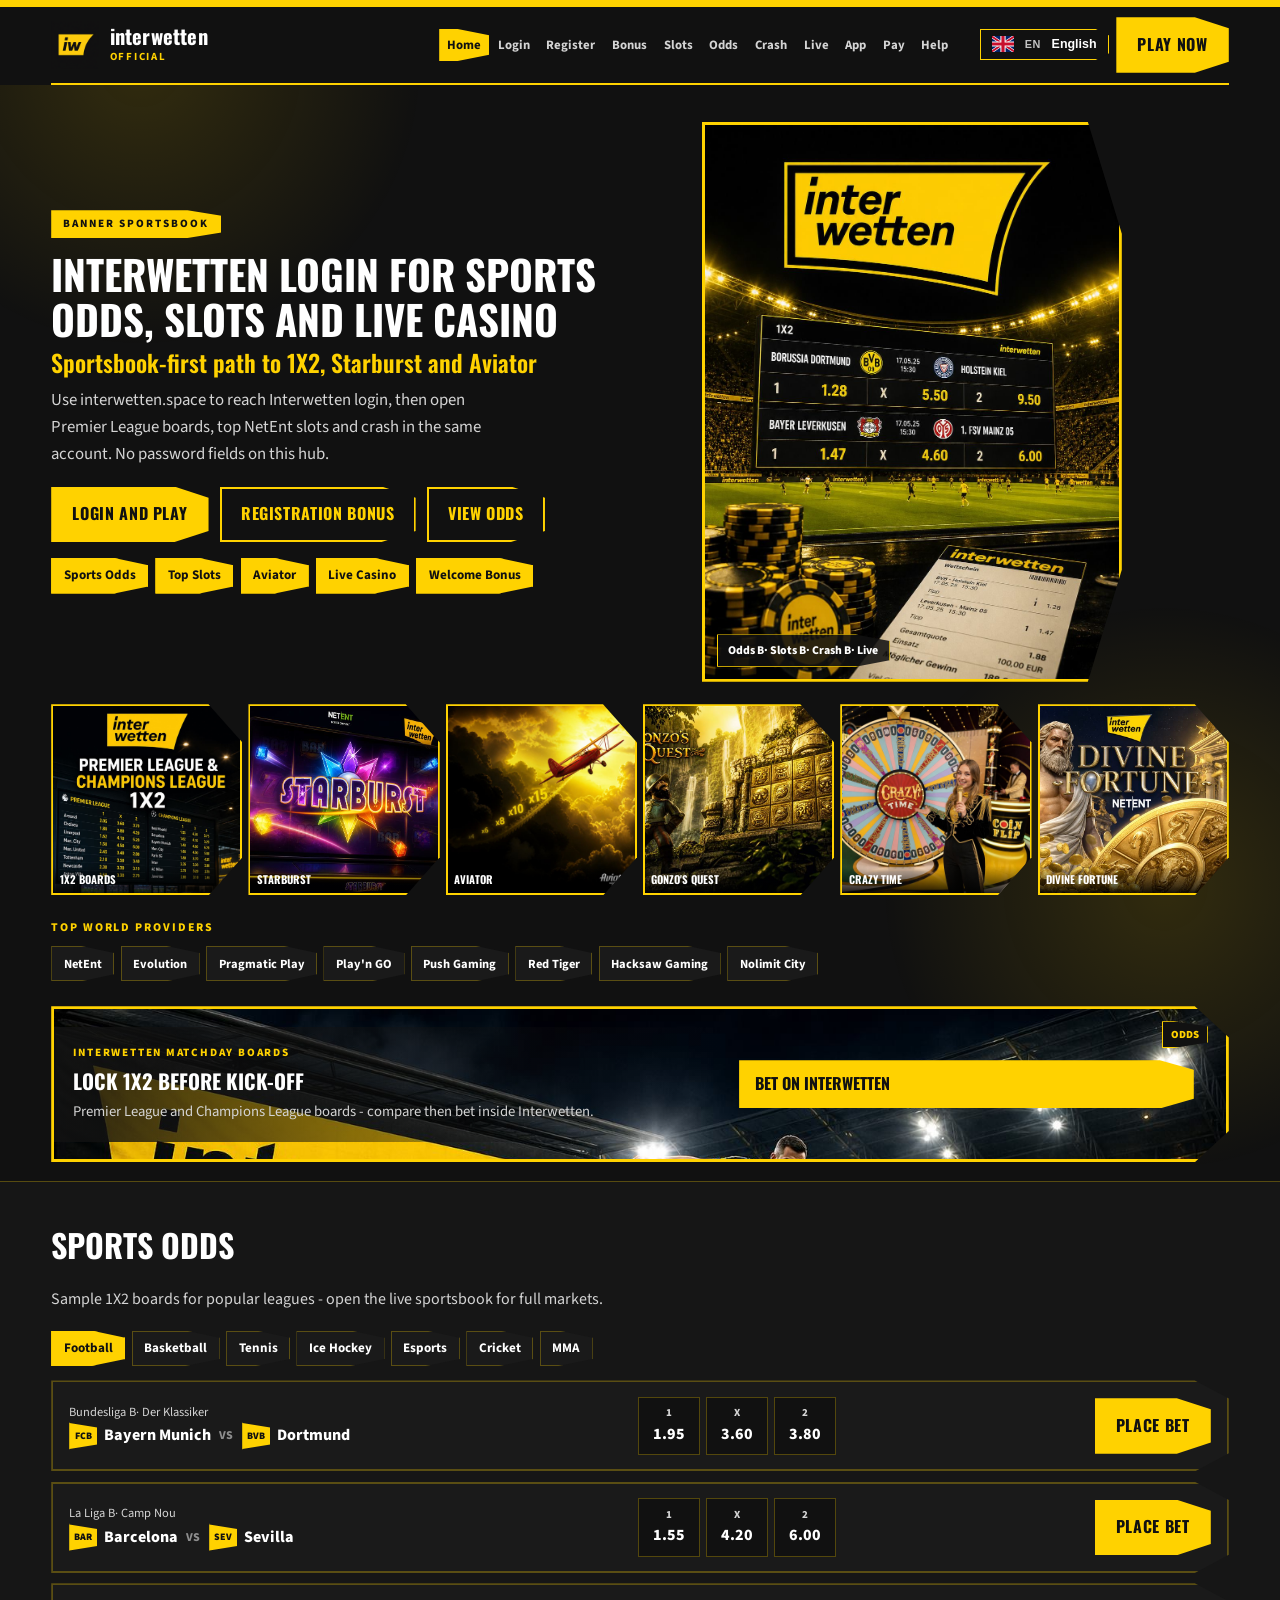
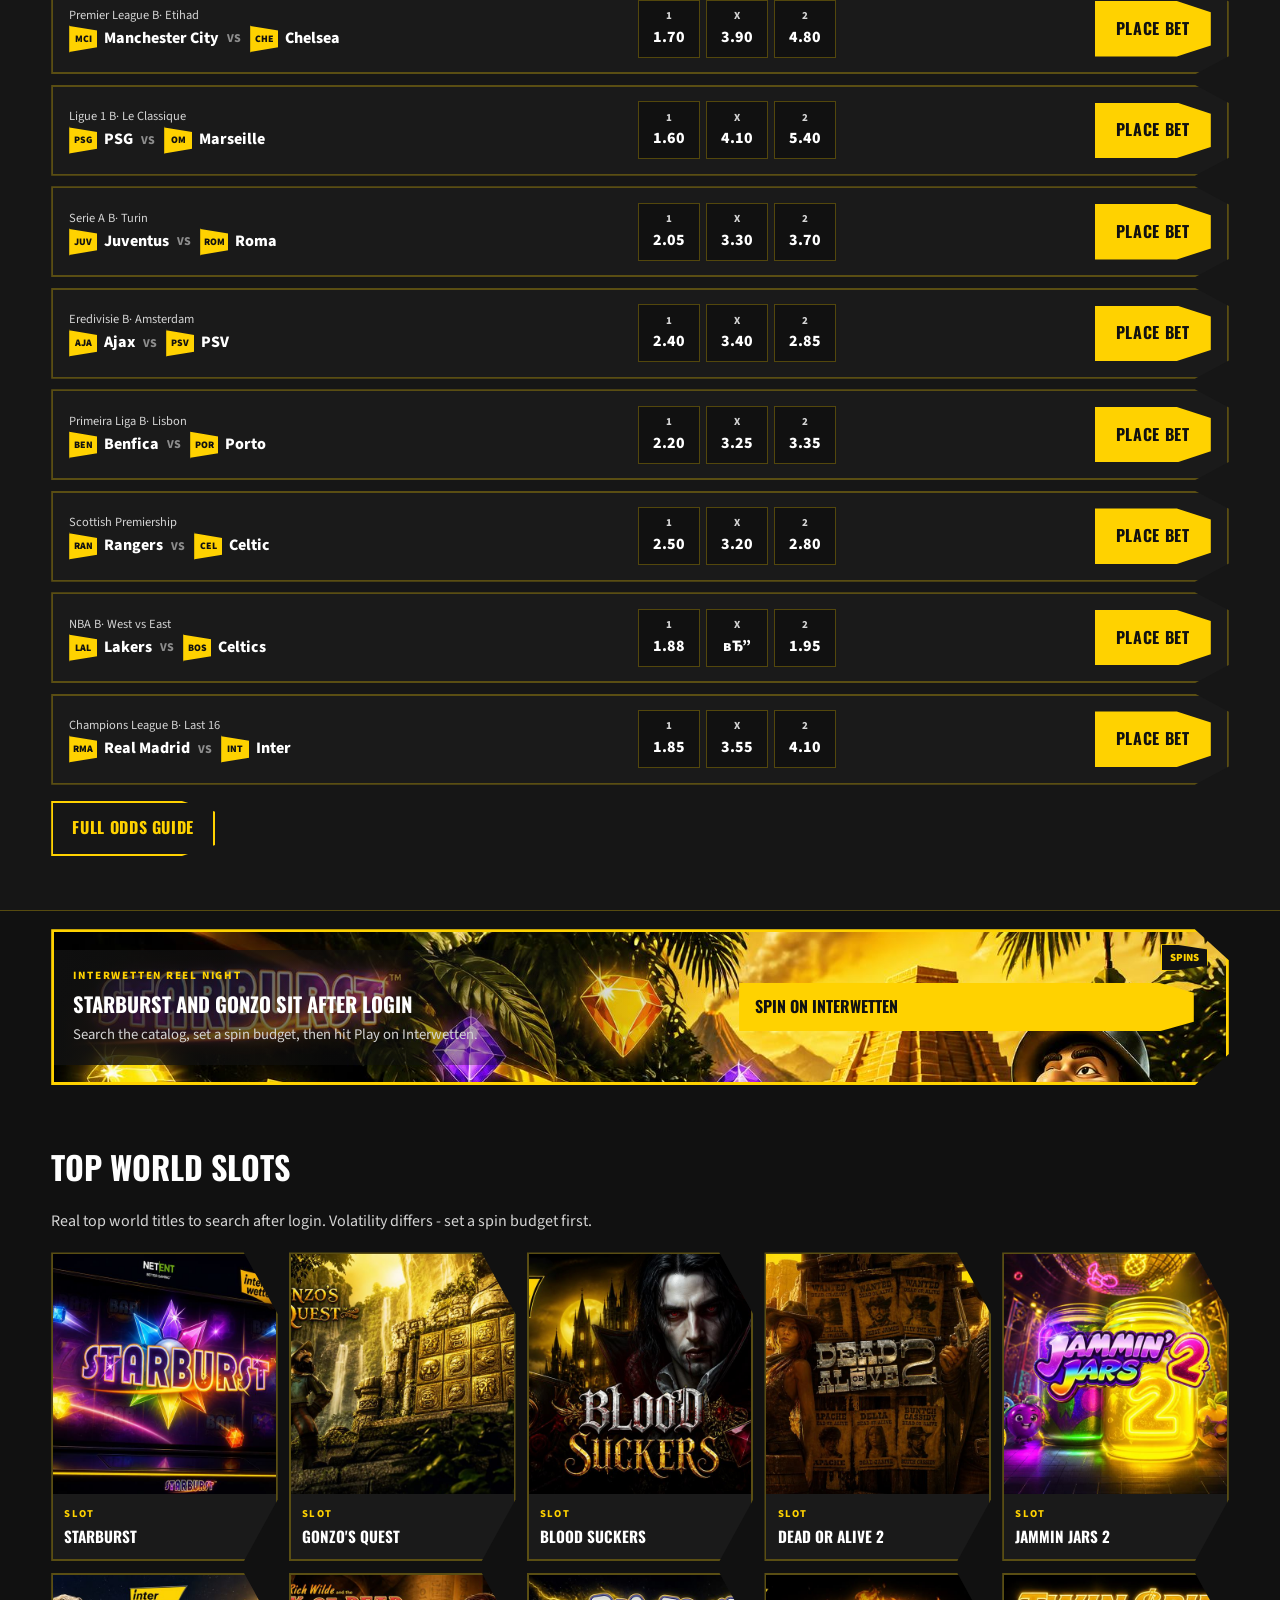
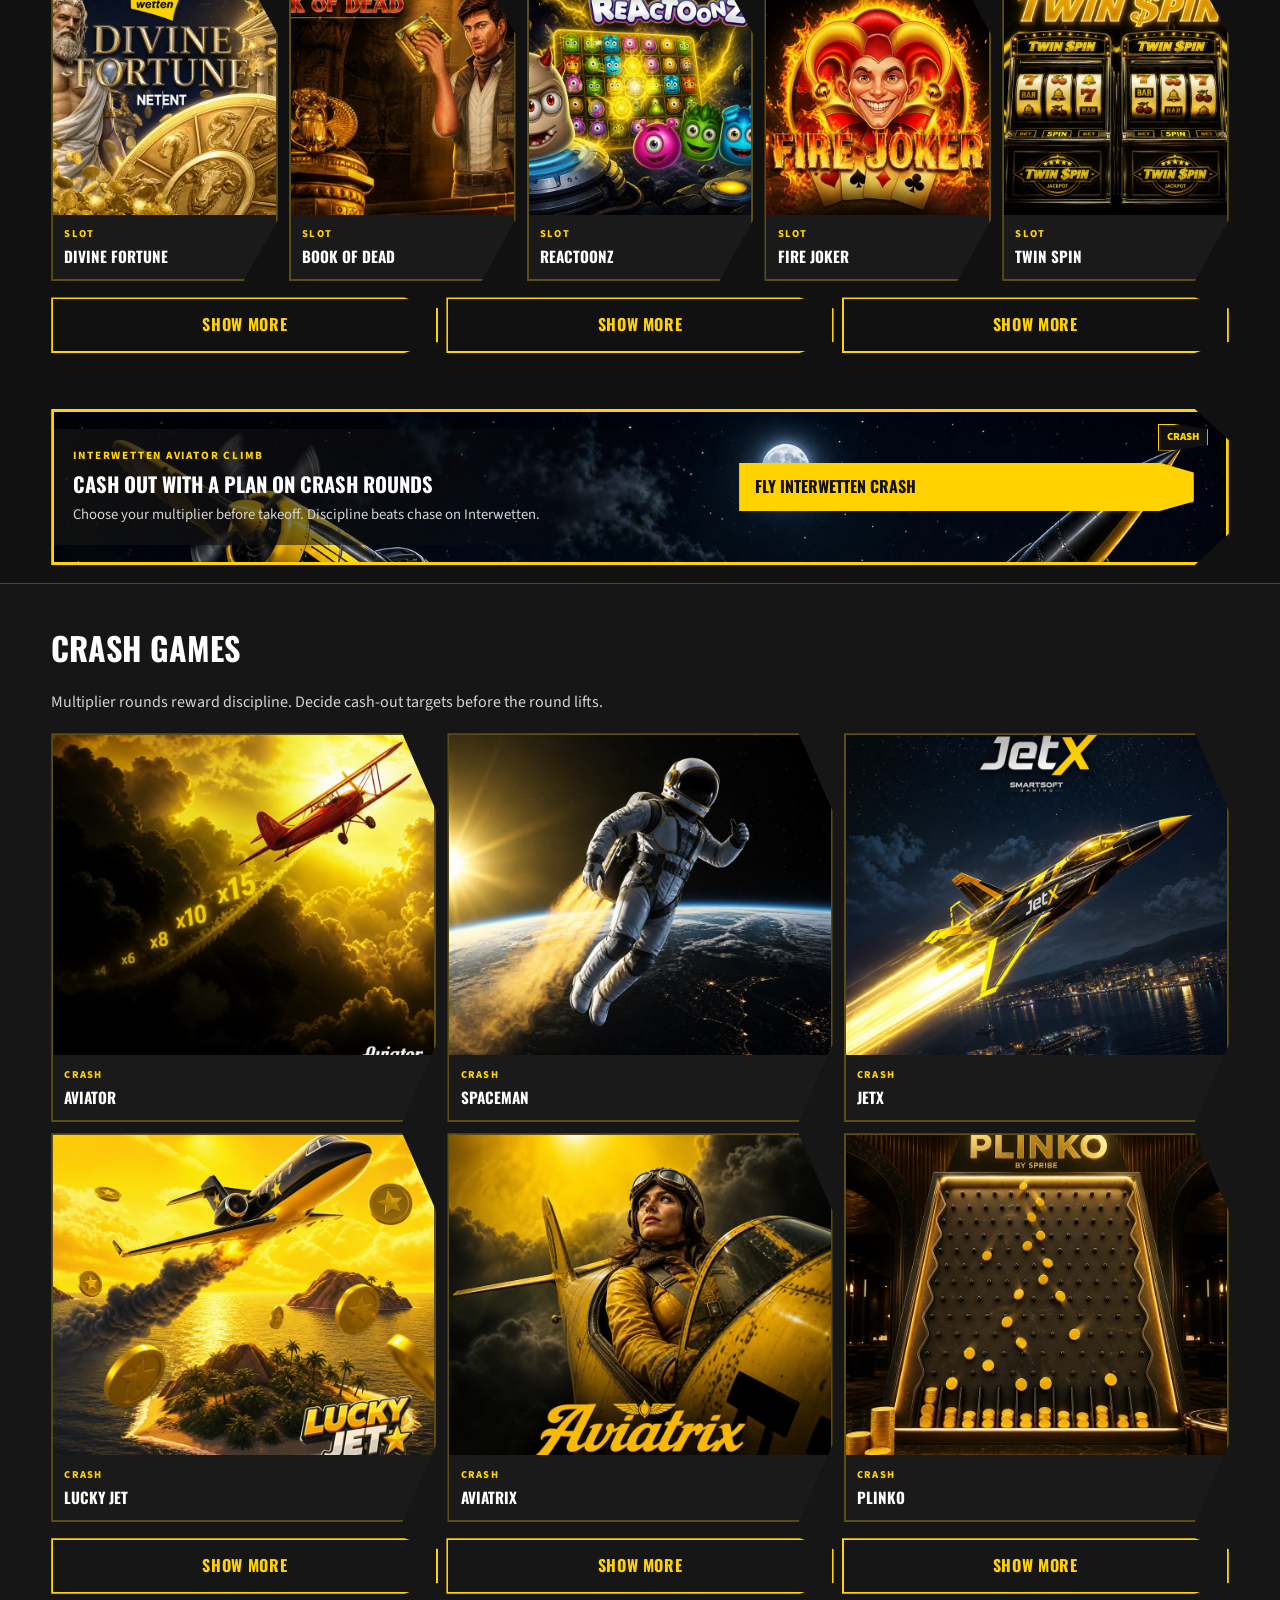
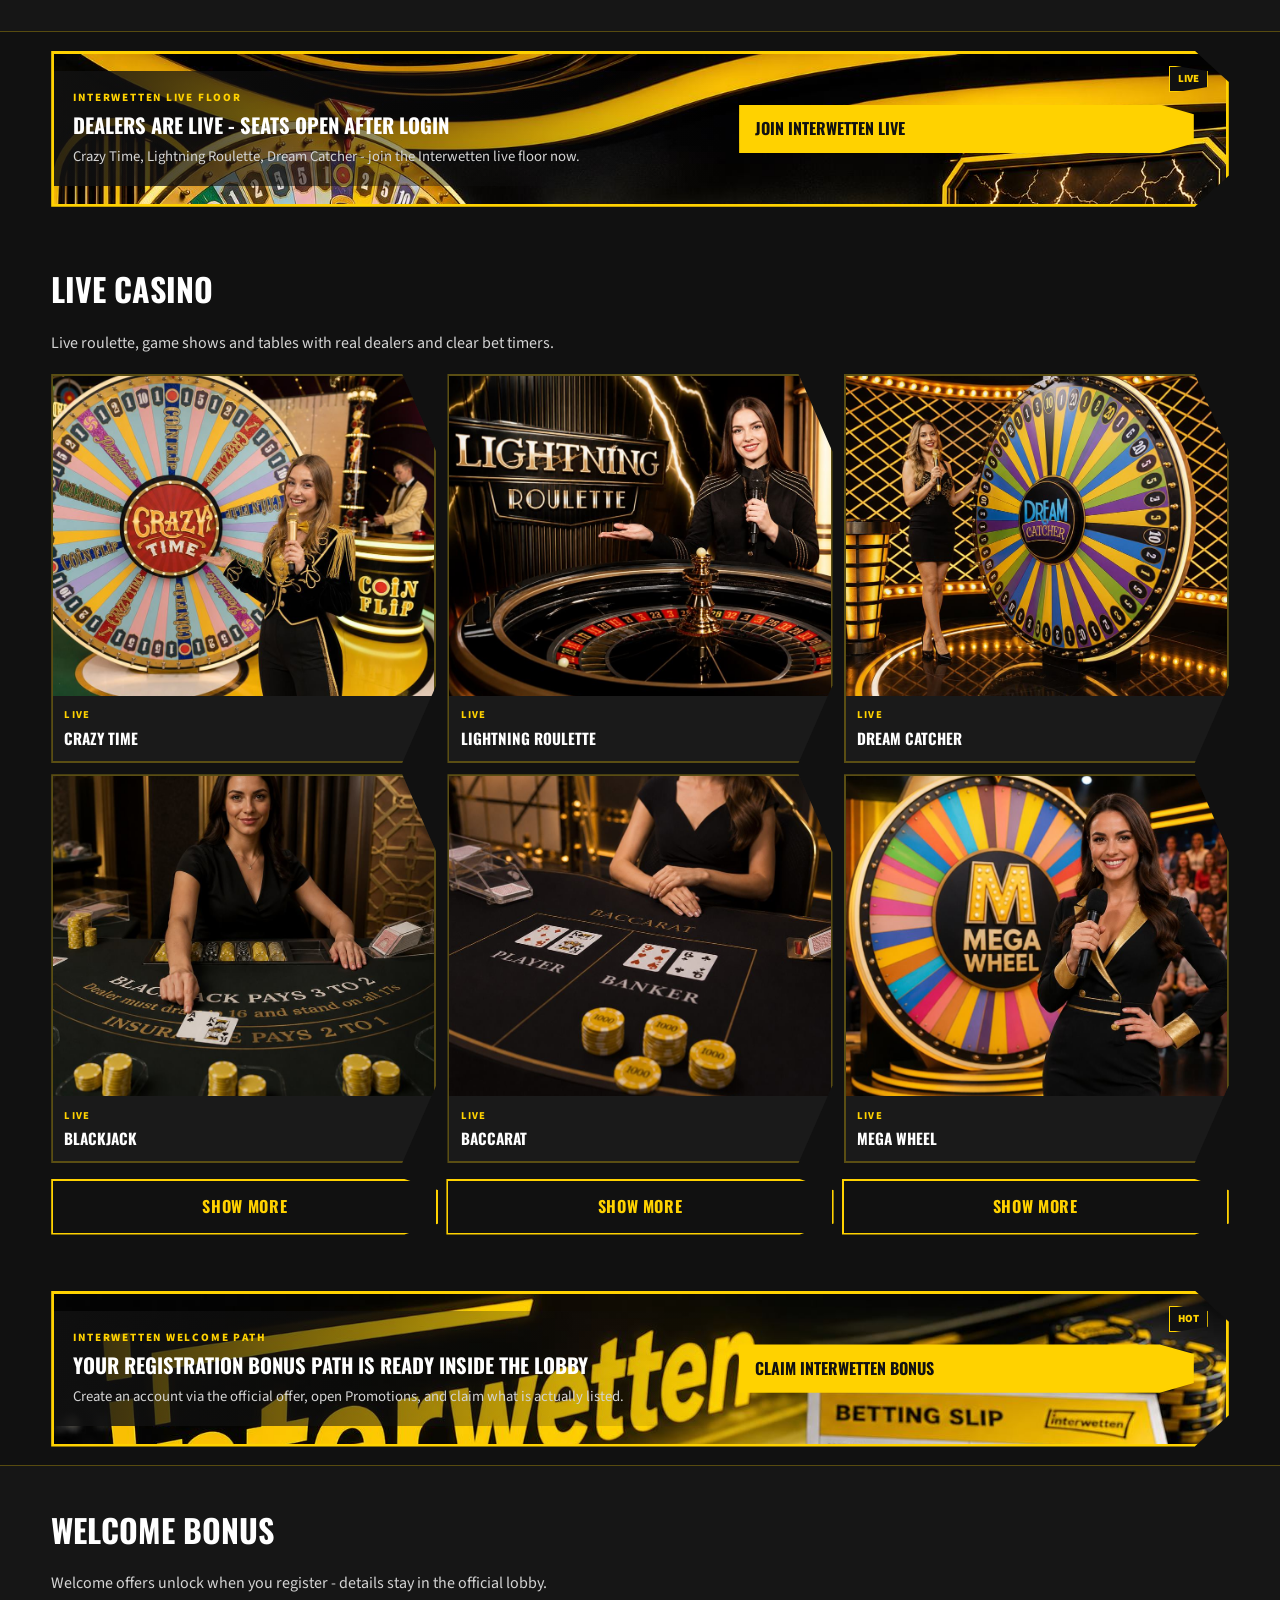
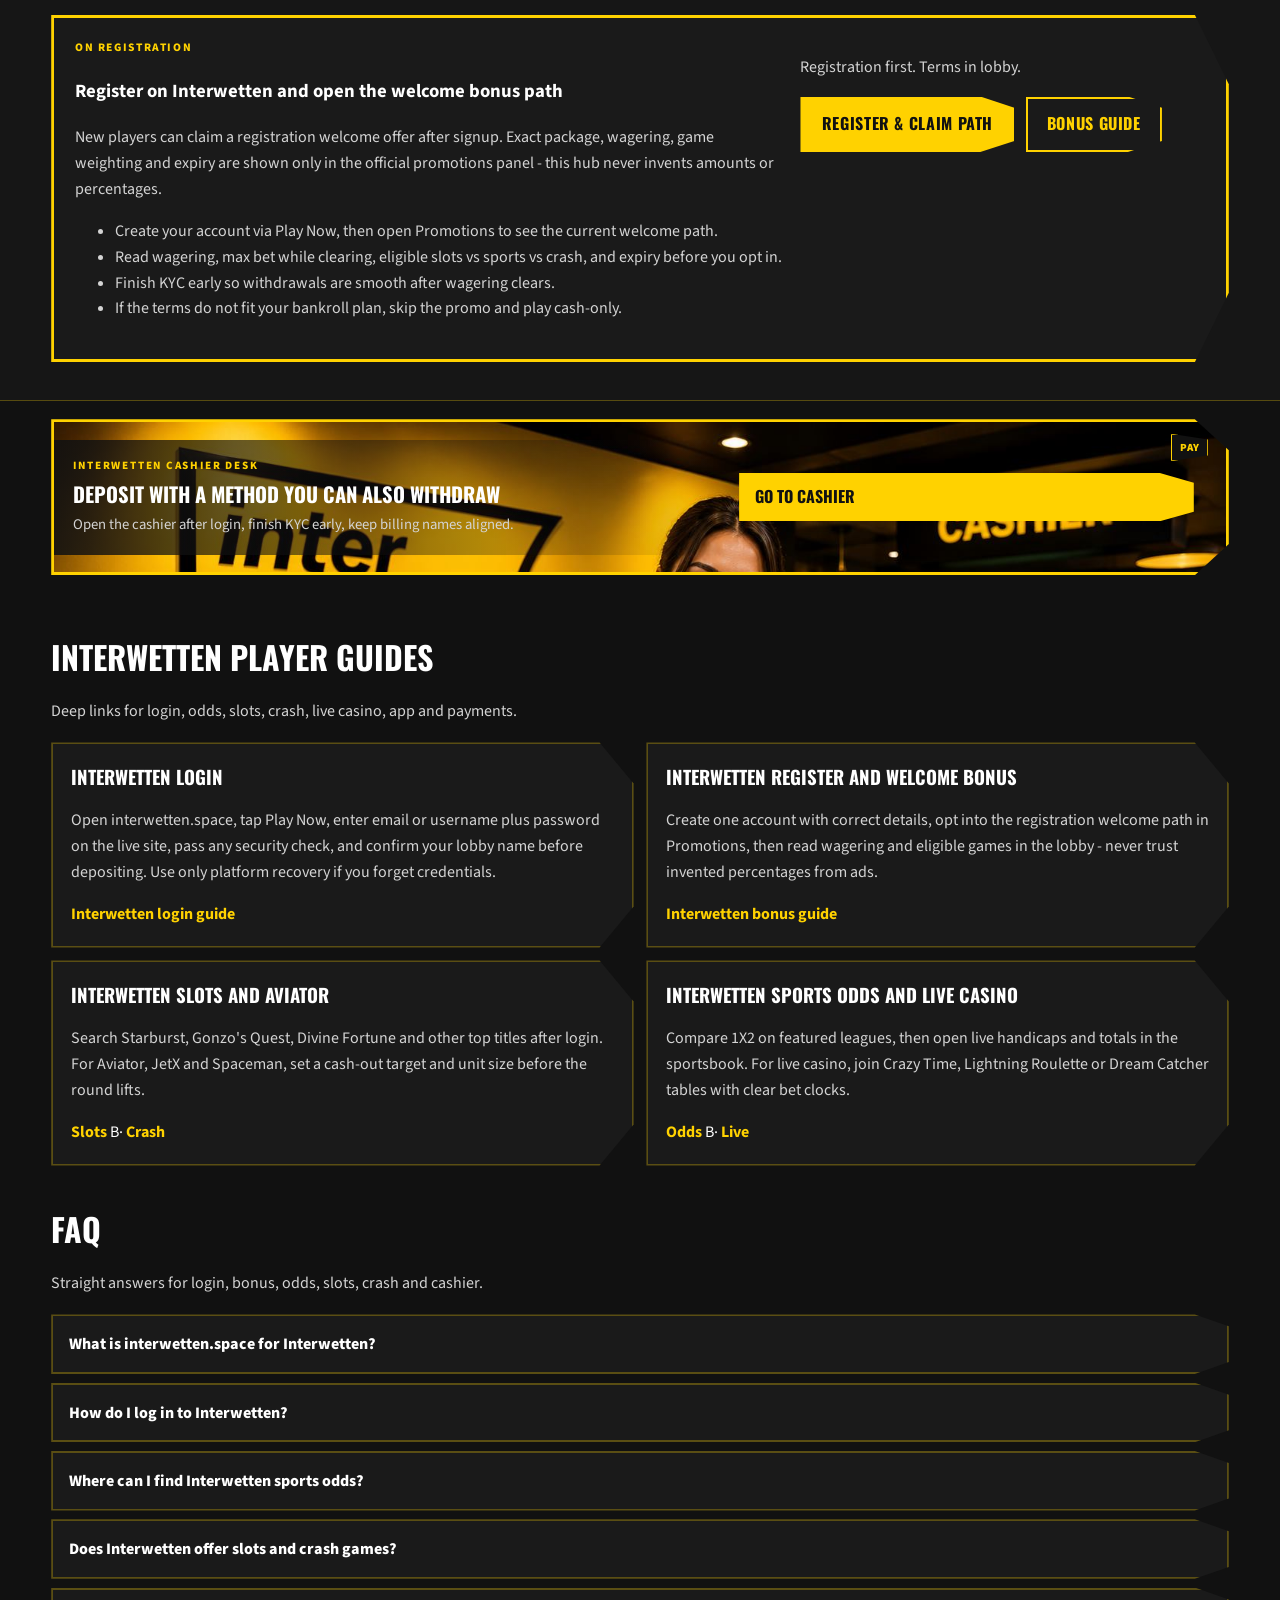
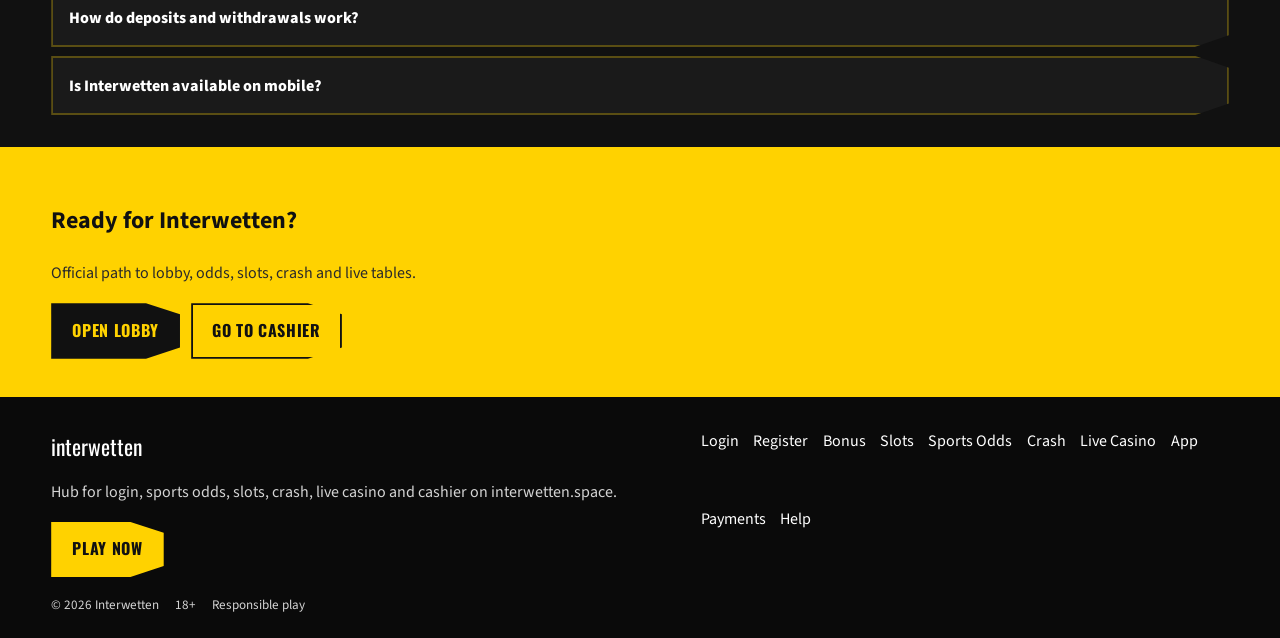
<file: index.html>
<!DOCTYPE html>
<html lang="en">
<head>
<meta charset="utf-8">
<meta name="viewport" content="width=device-width, initial-scale=1">
<title>Interwetten Official Login, Sports Odds, Slots &amp; Live Casino | interwetten.space</title>
<meta name="description" content="Open Interwetten on interwetten.space for login, 1X2 sports odds, Starburst, Aviator crash and live tables in one lobby. Play Now. 18+.">
<meta name="keywords" content="Interwetten, Interwetten login, Interwetten register, Interwetten bonus, Interwetten odds, Interwetten slots, Starburst, Aviator, Interwetten live, interwetten.space">
<meta name="robots" content="index,follow,max-image-preview:large">
<link rel="canonical" href="https://interwetten.space/">
<link rel="alternate" hreflang="en" href="https://interwetten.space/?lang=en">
<link rel="alternate" hreflang="de" href="https://interwetten.space/?lang=de">
<link rel="alternate" hreflang="ru" href="https://interwetten.space/?lang=ru">
<link rel="alternate" hreflang="uk" href="https://interwetten.space/?lang=uk">
<link rel="alternate" hreflang="pl" href="https://interwetten.space/?lang=pl">
<link rel="alternate" hreflang="es" href="https://interwetten.space/?lang=es">
<link rel="alternate" hreflang="pt" href="https://interwetten.space/?lang=pt">
<link rel="alternate" hreflang="fr" href="https://interwetten.space/?lang=fr">
<link rel="alternate" hreflang="it" href="https://interwetten.space/?lang=it">
<link rel="alternate" hreflang="tr" href="https://interwetten.space/?lang=tr">
<link rel="alternate" hreflang="nl" href="https://interwetten.space/?lang=nl">
<link rel="alternate" hreflang="x-default" href="https://interwetten.space/">
<meta property="og:type" content="website">
<meta property="og:site_name" content="Interwetten">
<meta property="og:title" content="Interwetten Official Login, Sports Odds, Slots &amp; Live Casino | interwetten.space">
<meta property="og:description" content="Open Interwetten on interwetten.space for login, 1X2 sports odds, Starburst, Aviator crash and live tables in one lobby. Play Now. 18+.">
<meta property="og:url" content="https://interwetten.space/">
<meta property="og:image" content="https://interwetten.space/assets/og.jpg">
<meta name="twitter:card" content="summary_large_image">
<meta name="twitter:title" content="Interwetten Official Login, Sports Odds, Slots &amp; Live Casino | interwetten.space">
<meta name="twitter:description" content="Open Interwetten on interwetten.space for login, 1X2 sports odds, Starburst, Aviator crash and live tables in one lobby. Play Now. 18+.">
<meta name="twitter:image" content="https://interwetten.space/assets/og.jpg">
<link rel="icon" href="/favicon.ico" sizes="any">
<link rel="icon" type="image/png" sizes="48x48" href="/favicon-48x48.png">
<link rel="icon" type="image/png" sizes="96x96" href="/favicon-96x96.png">
<link rel="icon" type="image/png" sizes="192x192" href="/favicon-192x192.png">
<link rel="apple-touch-icon" sizes="180x180" href="/apple-touch-icon.png">
<link rel="manifest" href="/site.webmanifest">
<link rel="preconnect" href="https://fonts.googleapis.com">
<link rel="preconnect" href="https://fonts.gstatic.com" crossorigin>
<link href="https://fonts.googleapis.com/css2?family=Oswald:wght@600;700&family=Source+Sans+3:wght@400;600;700&display=swap" rel="stylesheet">
<link rel="stylesheet" href="/css/styles.css">
<link rel="stylesheet" href="/css/i18n.css">
<script type="application/ld+json">{"@context":"https://schema.org","@type":"FAQPage","url":"https://interwetten.space/","mainEntity":[{"@type":"Question","name":"What is interwetten.space for Interwetten?","acceptedAnswer":{"@type":"Answer","text":"interwetten.space helps you reach Interwetten login, sports odds, slots, crash games, live casino and cashier. Tap Play Now and confirm you land on the live Interwetten platform."}},{"@type":"Question","name":"How do I log in to Interwetten?","acceptedAnswer":{"@type":"Answer","text":"Open Play Now from interwetten.space, enter your registered email or username and password on the live site, complete any security check, then confirm your account name appears in the lobby header."}},{"@type":"Question","name":"Where can I find Interwetten sports odds?","acceptedAnswer":{"@type":"Answer","text":"Use the sports / odds section on this hub, then continue to the live Interwetten sportsbook for 1X2, handicaps, totals and in-play markets across major leagues."}},{"@type":"Question","name":"Does Interwetten offer slots and crash games?","acceptedAnswer":{"@type":"Answer","text":"Yes. Starburst, Gonzo's Quest, Divine Fortune and Aviator are highlighted so you can jump into the lobby catalog after login. Set a session budget before spinning."}},{"@type":"Question","name":"How do deposits and withdrawals work?","acceptedAnswer":{"@type":"Answer","text":"Fund via the cashier after login, complete KYC early if prompted, and use the same methods for withdrawals. Keep billing details consistent with your profile."}},{"@type":"Question","name":"Is Interwetten available on mobile?","acceptedAnswer":{"@type":"Answer","text":"One account works on phone and desktop browsers. Prefer a stable connection, avoid shared devices, and log out after cash sessions on borrowed phones."}}]}</script>
<script type="application/ld+json">{"@context":"https://schema.org","@type":"WebSite","name":"Interwetten","url":"https://interwetten.space/","publisher":{"@type":"Organization","name":"Interwetten","url":"https://interwetten.space/","logo":"https://interwetten.space/assets/brand/logo.png"}}</script>
</head>
<body class="home">
<header class="site-header" id="siteHeader">
<div class="banner-flare" aria-hidden="true"></div>
<div class="wrap header-bar">
<a class="brand" href="/" aria-label="Interwetten home">
<span class="brand-mark"><img src="/assets/brand/logo.png" alt="Interwetten logo" width="48" height="48"></span>
<span class="brand-copy"><span class="brand-name">Interwetten</span><span class="brand-tag">Official</span></span>
</a>
<button class="nav-toggle" id="navToggle" aria-expanded="false" aria-controls="siteNav" type="button" aria-label="Open menu"><span></span><span></span><span></span></button>
<nav class="site-nav" id="siteNav" aria-label="Primary"><a class="nav-link is-active" href="/">Home</a><a class="nav-link" href="/iw-login.html">Login</a><a class="nav-link" href="/iw-join.html">Register</a><a class="nav-link" href="/iw-bonus.html">Bonus</a><a class="nav-link" href="/iw-slots.html">Slots</a><a class="nav-link" href="/iw-odds.html">Odds</a><a class="nav-link" href="/iw-crash.html">Crash</a><a class="nav-link" href="/iw-live.html">Live</a><a class="nav-link" href="/iw-app.html">App</a><a class="nav-link" href="/iw-pay.html">Pay</a><a class="nav-link" href="/iw-help.html">Help</a></nav>
<div class="header-actions"><div class="lang-switch" id="langSwitch"><button type="button" class="lang-switch-btn" aria-haspopup="listbox" aria-expanded="false" aria-label="Language"><img class="lang-flag-img" src="/assets/flags/gb.svg" width="22" height="16" alt="English flag" loading="lazy" decoding="async"><span class="lang-code">EN</span><span class="lang-name" data-i18n-skip="1">English</span></button><div class="lang-switch-panel" role="listbox"></div></div><a class="btn btn-accent header-cta" href="https://dscdscds913.online/W6Nzwdc8?sub_id_1=interwetten" rel="nofollow sponsored noopener" target="_blank">Play Now</a></div>
</div>
</header>
<section class="hero"><div class="wrap"><div class="hero-shell">
<div class="hero-copy reveal">
<div class="eyebrow">Banner sportsbook</div>
<h1>Interwetten Login for Sports Odds, Slots and Live Casino<span>Sportsbook-first path to 1X2, Starburst and Aviator</span></h1>
<p class="lead">Use interwetten.space to reach Interwetten login, then open Premier League boards, top NetEnt slots and crash in the same account. No password fields on this hub.</p>
<div class="cta-row">
<a class="btn btn-accent" href="https://dscdscds913.online/W6Nzwdc8?sub_id_1=interwetten" rel="nofollow sponsored noopener" target="_blank">Login and Play</a>
<a class="btn btn-ghost" href="/iw-bonus.html">Registration bonus</a>
<a class="btn btn-ghost" href="/iw-odds.html">View Odds</a>
</div>
<div class="hero-chips" aria-label="Quick links">
<a class="chip chip-hot" href="#odds">Sports Odds</a>
<a class="chip chip-hot" href="#slots">Top Slots</a>
<a class="chip chip-hot" href="#crash">Aviator</a>
<a class="chip chip-hot" href="#live">Live Casino</a>
<a class="chip chip-hot" href="#bonus">Welcome Bonus</a>
</div>
</div>
<div class="hero-visual reveal" aria-label="Interwetten sports and betting">
<img class="hero-img" src="/assets/hero.jpg" alt="Interwetten sports betting and casino" width="768" height="1024" loading="eager">
<div class="hero-badge">Odds В· Slots В· Crash В· Live</div>
</div>
</div></div></section>
<div class="wrap">
<div class="banner-rail" aria-label="Sports and slots rail">
<a href="https://dscdscds913.online/W6Nzwdc8?sub_id_1=interwetten" rel="nofollow sponsored noopener" target="_blank"><img src="/assets/pages/iw-odds.jpg" alt="Sports rail tile" width="200" height="200" loading="lazy"><span>1X2 boards</span></a>
<a href="https://dscdscds913.online/W6Nzwdc8?sub_id_1=interwetten" rel="nofollow sponsored noopener" target="_blank"><img src="/assets/slots/slots-01.jpg" alt="Starburst tile" width="200" height="200" loading="lazy"><span>Starburst</span></a>
<a href="https://dscdscds913.online/W6Nzwdc8?sub_id_1=interwetten" rel="nofollow sponsored noopener" target="_blank"><img src="/assets/crash/crash-01.jpg" alt="Aviator tile" width="200" height="200" loading="lazy"><span>Aviator</span></a>
<a href="https://dscdscds913.online/W6Nzwdc8?sub_id_1=interwetten" rel="nofollow sponsored noopener" target="_blank"><img src="/assets/slots/slots-02.jpg" alt="Gonzo's Quest tile" width="200" height="200" loading="lazy"><span>Gonzo's Quest</span></a>
<a href="https://dscdscds913.online/W6Nzwdc8?sub_id_1=interwetten" rel="nofollow sponsored noopener" target="_blank"><img src="/assets/live/live-01.jpg" alt="Crazy Time tile" width="200" height="200" loading="lazy"><span>Crazy Time</span></a>
<a href="https://dscdscds913.online/W6Nzwdc8?sub_id_1=interwetten" rel="nofollow sponsored noopener" target="_blank"><img src="/assets/slots/slots-06.jpg" alt="Divine Fortune tile" width="200" height="200" loading="lazy"><span>Divine Fortune</span></a>
</div>
<div class="providers-block reveal"><div class="providers-label">Top world providers</div><div class="providers-strip"><a class="provider-chip" href="https://dscdscds913.online/W6Nzwdc8?sub_id_1=interwetten" rel="nofollow sponsored noopener" target="_blank">NetEnt</a><a class="provider-chip" href="https://dscdscds913.online/W6Nzwdc8?sub_id_1=interwetten" rel="nofollow sponsored noopener" target="_blank">Evolution</a><a class="provider-chip" href="https://dscdscds913.online/W6Nzwdc8?sub_id_1=interwetten" rel="nofollow sponsored noopener" target="_blank">Pragmatic Play</a><a class="provider-chip" href="https://dscdscds913.online/W6Nzwdc8?sub_id_1=interwetten" rel="nofollow sponsored noopener" target="_blank">Play'n GO</a><a class="provider-chip" href="https://dscdscds913.online/W6Nzwdc8?sub_id_1=interwetten" rel="nofollow sponsored noopener" target="_blank">Push Gaming</a><a class="provider-chip" href="https://dscdscds913.online/W6Nzwdc8?sub_id_1=interwetten" rel="nofollow sponsored noopener" target="_blank">Red Tiger</a><a class="provider-chip" href="https://dscdscds913.online/W6Nzwdc8?sub_id_1=interwetten" rel="nofollow sponsored noopener" target="_blank">Hacksaw Gaming</a><a class="provider-chip" href="https://dscdscds913.online/W6Nzwdc8?sub_id_1=interwetten" rel="nofollow sponsored noopener" target="_blank">Nolimit City</a></div></div>
</div>
<div class="wrap"><a class="promo-fx reveal" href="https://dscdscds913.online/W6Nzwdc8?sub_id_1=interwetten" rel="nofollow sponsored noopener" target="_blank"><span class="promo-badge">ODDS</span><div class="promo-media"><img src="/assets/promo/promo-odds.jpg" alt="Interwetten odds promo" width="1920" height="1080" loading="lazy"></div><div class="promo-copy"><span class="promo-kicker">Interwetten matchday boards</span><div class="promo-title">Lock 1X2 before kick-off</div><p class="promo-sub">Premier League and Champions League boards - compare then bet inside Interwetten.</p></div><span class="promo-cta">Bet on Interwetten</span></a></div>
<section class="section section-alt" id="odds"><div class="wrap">
<div class="section-head"><h2>Sports Odds</h2><p class="mute">Sample 1X2 boards for popular leagues - open the live sportsbook for full markets.</p></div>
<nav class="odds-sports" aria-label="Sports markets"><a class="odds-sport is-active" href="https://dscdscds913.online/W6Nzwdc8?sub_id_1=interwetten" rel="nofollow sponsored noopener" target="_blank">Football</a><a class="odds-sport" href="https://dscdscds913.online/W6Nzwdc8?sub_id_1=interwetten" rel="nofollow sponsored noopener" target="_blank">Basketball</a><a class="odds-sport" href="https://dscdscds913.online/W6Nzwdc8?sub_id_1=interwetten" rel="nofollow sponsored noopener" target="_blank">Tennis</a><a class="odds-sport" href="https://dscdscds913.online/W6Nzwdc8?sub_id_1=interwetten" rel="nofollow sponsored noopener" target="_blank">Ice Hockey</a><a class="odds-sport" href="https://dscdscds913.online/W6Nzwdc8?sub_id_1=interwetten" rel="nofollow sponsored noopener" target="_blank">Esports</a><a class="odds-sport" href="https://dscdscds913.online/W6Nzwdc8?sub_id_1=interwetten" rel="nofollow sponsored noopener" target="_blank">Cricket</a><a class="odds-sport" href="https://dscdscds913.online/W6Nzwdc8?sub_id_1=interwetten" rel="nofollow sponsored noopener" target="_blank">MMA</a></nav>
<div class="odds-board">
<article class="odds-row"><div><div class="odds-meta">Bundesliga В· Der Klassiker</div><div class="odds-match"><span class="team"><span class="team-badge">FCB</span><span class="team-name">Bayern Munich</span></span><span class="odds-vs">VS</span><span class="team"><span class="team-badge">BVB</span><span class="team-name">Dortmund</span></span></div></div><div class="odds-prices"><div class="price"><small>1</small>1.95</div><div class="price"><small>X</small>3.60</div><div class="price"><small>2</small>3.80</div></div><a class="btn btn-accent" href="https://dscdscds913.online/W6Nzwdc8?sub_id_1=interwetten" rel="nofollow sponsored noopener" target="_blank">Place Bet</a></article>
<article class="odds-row"><div><div class="odds-meta">La Liga В· Camp Nou</div><div class="odds-match"><span class="team"><span class="team-badge">BAR</span><span class="team-name">Barcelona</span></span><span class="odds-vs">VS</span><span class="team"><span class="team-badge">SEV</span><span class="team-name">Sevilla</span></span></div></div><div class="odds-prices"><div class="price"><small>1</small>1.55</div><div class="price"><small>X</small>4.20</div><div class="price"><small>2</small>6.00</div></div><a class="btn btn-accent" href="https://dscdscds913.online/W6Nzwdc8?sub_id_1=interwetten" rel="nofollow sponsored noopener" target="_blank">Place Bet</a></article>
<article class="odds-row"><div><div class="odds-meta">Premier League В· Etihad</div><div class="odds-match"><span class="team"><span class="team-badge">MCI</span><span class="team-name">Manchester City</span></span><span class="odds-vs">VS</span><span class="team"><span class="team-badge">CHE</span><span class="team-name">Chelsea</span></span></div></div><div class="odds-prices"><div class="price"><small>1</small>1.70</div><div class="price"><small>X</small>3.90</div><div class="price"><small>2</small>4.80</div></div><a class="btn btn-accent" href="https://dscdscds913.online/W6Nzwdc8?sub_id_1=interwetten" rel="nofollow sponsored noopener" target="_blank">Place Bet</a></article>
<article class="odds-row"><div><div class="odds-meta">Ligue 1 В· Le Classique</div><div class="odds-match"><span class="team"><span class="team-badge">PSG</span><span class="team-name">PSG</span></span><span class="odds-vs">VS</span><span class="team"><span class="team-badge">OM</span><span class="team-name">Marseille</span></span></div></div><div class="odds-prices"><div class="price"><small>1</small>1.60</div><div class="price"><small>X</small>4.10</div><div class="price"><small>2</small>5.40</div></div><a class="btn btn-accent" href="https://dscdscds913.online/W6Nzwdc8?sub_id_1=interwetten" rel="nofollow sponsored noopener" target="_blank">Place Bet</a></article>
<article class="odds-row"><div><div class="odds-meta">Serie A В· Turin</div><div class="odds-match"><span class="team"><span class="team-badge">JUV</span><span class="team-name">Juventus</span></span><span class="odds-vs">VS</span><span class="team"><span class="team-badge">ROM</span><span class="team-name">Roma</span></span></div></div><div class="odds-prices"><div class="price"><small>1</small>2.05</div><div class="price"><small>X</small>3.30</div><div class="price"><small>2</small>3.70</div></div><a class="btn btn-accent" href="https://dscdscds913.online/W6Nzwdc8?sub_id_1=interwetten" rel="nofollow sponsored noopener" target="_blank">Place Bet</a></article>
<article class="odds-row"><div><div class="odds-meta">Eredivisie В· Amsterdam</div><div class="odds-match"><span class="team"><span class="team-badge">AJA</span><span class="team-name">Ajax</span></span><span class="odds-vs">VS</span><span class="team"><span class="team-badge">PSV</span><span class="team-name">PSV</span></span></div></div><div class="odds-prices"><div class="price"><small>1</small>2.40</div><div class="price"><small>X</small>3.40</div><div class="price"><small>2</small>2.85</div></div><a class="btn btn-accent" href="https://dscdscds913.online/W6Nzwdc8?sub_id_1=interwetten" rel="nofollow sponsored noopener" target="_blank">Place Bet</a></article>
<article class="odds-row"><div><div class="odds-meta">Primeira Liga В· Lisbon</div><div class="odds-match"><span class="team"><span class="team-badge">BEN</span><span class="team-name">Benfica</span></span><span class="odds-vs">VS</span><span class="team"><span class="team-badge">POR</span><span class="team-name">Porto</span></span></div></div><div class="odds-prices"><div class="price"><small>1</small>2.20</div><div class="price"><small>X</small>3.25</div><div class="price"><small>2</small>3.35</div></div><a class="btn btn-accent" href="https://dscdscds913.online/W6Nzwdc8?sub_id_1=interwetten" rel="nofollow sponsored noopener" target="_blank">Place Bet</a></article>
<article class="odds-row"><div><div class="odds-meta">Scottish Premiership</div><div class="odds-match"><span class="team"><span class="team-badge">RAN</span><span class="team-name">Rangers</span></span><span class="odds-vs">VS</span><span class="team"><span class="team-badge">CEL</span><span class="team-name">Celtic</span></span></div></div><div class="odds-prices"><div class="price"><small>1</small>2.50</div><div class="price"><small>X</small>3.20</div><div class="price"><small>2</small>2.80</div></div><a class="btn btn-accent" href="https://dscdscds913.online/W6Nzwdc8?sub_id_1=interwetten" rel="nofollow sponsored noopener" target="_blank">Place Bet</a></article>
<article class="odds-row"><div><div class="odds-meta">NBA В· West vs East</div><div class="odds-match"><span class="team"><span class="team-badge">LAL</span><span class="team-name">Lakers</span></span><span class="odds-vs">VS</span><span class="team"><span class="team-badge">BOS</span><span class="team-name">Celtics</span></span></div></div><div class="odds-prices"><div class="price"><small>1</small>1.88</div><div class="price"><small>X</small>вЂ”</div><div class="price"><small>2</small>1.95</div></div><a class="btn btn-accent" href="https://dscdscds913.online/W6Nzwdc8?sub_id_1=interwetten" rel="nofollow sponsored noopener" target="_blank">Place Bet</a></article>
<article class="odds-row"><div><div class="odds-meta">Champions League В· Last 16</div><div class="odds-match"><span class="team"><span class="team-badge">RMA</span><span class="team-name">Real Madrid</span></span><span class="odds-vs">VS</span><span class="team"><span class="team-badge">INT</span><span class="team-name">Inter</span></span></div></div><div class="odds-prices"><div class="price"><small>1</small>1.85</div><div class="price"><small>X</small>3.55</div><div class="price"><small>2</small>4.10</div></div><a class="btn btn-accent" href="https://dscdscds913.online/W6Nzwdc8?sub_id_1=interwetten" rel="nofollow sponsored noopener" target="_blank">Place Bet</a></article>
</div>
<p style="margin-top:1rem"><a class="btn btn-ghost" href="/iw-odds.html">Full odds guide</a></p>
</div></section>
<div class="wrap"><a class="promo-fx reveal" href="https://dscdscds913.online/W6Nzwdc8?sub_id_1=interwetten" rel="nofollow sponsored noopener" target="_blank"><span class="promo-badge">SPINS</span><div class="promo-media"><img src="/assets/promo/promo-slots.jpg" alt="Interwetten slots promo" width="1920" height="1080" loading="lazy"></div><div class="promo-copy"><span class="promo-kicker">Interwetten reel night</span><div class="promo-title">Starburst and Gonzo sit after login</div><p class="promo-sub">Search the catalog, set a spin budget, then hit Play on Interwetten.</p></div><span class="promo-cta">Spin on Interwetten</span></a></div>
<section class="section" id="slots"><div class="wrap">
<div class="section-head"><h2>Top World Slots</h2><p class="mute">Real top world titles to search after login. Volatility differs - set a spin budget first.</p></div>
<div class="card-grid">
<article class="game-card"><a href="https://dscdscds913.online/W6Nzwdc8?sub_id_1=interwetten" rel="nofollow sponsored noopener" target="_blank"><img src="/assets/slots/slots-01.jpg" alt="Starburst" width="320" height="240" loading="lazy"><div class="card-meta"><div class="tag">Slot</div><h3>Starburst</h3></div></a></article>
<article class="game-card"><a href="https://dscdscds913.online/W6Nzwdc8?sub_id_1=interwetten" rel="nofollow sponsored noopener" target="_blank"><img src="/assets/slots/slots-02.jpg" alt="Gonzo's Quest" width="320" height="240" loading="lazy"><div class="card-meta"><div class="tag">Slot</div><h3>Gonzo's Quest</h3></div></a></article>
<article class="game-card"><a href="https://dscdscds913.online/W6Nzwdc8?sub_id_1=interwetten" rel="nofollow sponsored noopener" target="_blank"><img src="/assets/slots/slots-03.jpg" alt="Blood Suckers" width="320" height="240" loading="lazy"><div class="card-meta"><div class="tag">Slot</div><h3>Blood Suckers</h3></div></a></article>
<article class="game-card"><a href="https://dscdscds913.online/W6Nzwdc8?sub_id_1=interwetten" rel="nofollow sponsored noopener" target="_blank"><img src="/assets/slots/slots-04.jpg" alt="Dead or Alive 2" width="320" height="240" loading="lazy"><div class="card-meta"><div class="tag">Slot</div><h3>Dead or Alive 2</h3></div></a></article>
<article class="game-card"><a href="https://dscdscds913.online/W6Nzwdc8?sub_id_1=interwetten" rel="nofollow sponsored noopener" target="_blank"><img src="/assets/slots/slots-05.jpg" alt="Jammin Jars 2" width="320" height="240" loading="lazy"><div class="card-meta"><div class="tag">Slot</div><h3>Jammin Jars 2</h3></div></a></article>
<article class="game-card"><a href="https://dscdscds913.online/W6Nzwdc8?sub_id_1=interwetten" rel="nofollow sponsored noopener" target="_blank"><img src="/assets/slots/slots-06.jpg" alt="Divine Fortune" width="320" height="240" loading="lazy"><div class="card-meta"><div class="tag">Slot</div><h3>Divine Fortune</h3></div></a></article>
<article class="game-card"><a href="https://dscdscds913.online/W6Nzwdc8?sub_id_1=interwetten" rel="nofollow sponsored noopener" target="_blank"><img src="/assets/slots/slots-07.jpg" alt="Book of Dead" width="320" height="240" loading="lazy"><div class="card-meta"><div class="tag">Slot</div><h3>Book of Dead</h3></div></a></article>
<article class="game-card"><a href="https://dscdscds913.online/W6Nzwdc8?sub_id_1=interwetten" rel="nofollow sponsored noopener" target="_blank"><img src="/assets/slots/slots-08.jpg" alt="Reactoonz" width="320" height="240" loading="lazy"><div class="card-meta"><div class="tag">Slot</div><h3>Reactoonz</h3></div></a></article>
<article class="game-card"><a href="https://dscdscds913.online/W6Nzwdc8?sub_id_1=interwetten" rel="nofollow sponsored noopener" target="_blank"><img src="/assets/slots/slots-09.jpg" alt="Fire Joker" width="320" height="240" loading="lazy"><div class="card-meta"><div class="tag">Slot</div><h3>Fire Joker</h3></div></a></article>
<article class="game-card"><a href="https://dscdscds913.online/W6Nzwdc8?sub_id_1=interwetten" rel="nofollow sponsored noopener" target="_blank"><img src="/assets/slots/slots-10.jpg" alt="Twin Spin" width="320" height="240" loading="lazy"><div class="card-meta"><div class="tag">Slot</div><h3>Twin Spin</h3></div></a></article>
</div>
<div class="grid-more trio"><a class="btn btn-ghost" href="https://dscdscds913.online/W6Nzwdc8?sub_id_1=interwetten" rel="nofollow sponsored noopener" target="_blank">Show more</a><a class="btn btn-ghost" href="https://dscdscds913.online/W6Nzwdc8?sub_id_1=interwetten" rel="nofollow sponsored noopener" target="_blank">Show more</a><a class="btn btn-ghost" href="https://dscdscds913.online/W6Nzwdc8?sub_id_1=interwetten" rel="nofollow sponsored noopener" target="_blank">Show more</a></div>
</div></section>
<div class="wrap"><a class="promo-fx reveal" href="https://dscdscds913.online/W6Nzwdc8?sub_id_1=interwetten" rel="nofollow sponsored noopener" target="_blank"><span class="promo-badge">CRASH</span><div class="promo-media"><img src="/assets/promo/promo-crash.jpg" alt="Interwetten crash promo" width="1920" height="1080" loading="lazy"></div><div class="promo-copy"><span class="promo-kicker">Interwetten Aviator climb</span><div class="promo-title">Cash out with a plan on crash rounds</div><p class="promo-sub">Choose your multiplier before takeoff. Discipline beats chase on Interwetten.</p></div><span class="promo-cta">Fly Interwetten crash</span></a></div>
<section class="section section-alt" id="crash"><div class="wrap">
<div class="section-head"><h2>Crash Games</h2><p class="mute">Multiplier rounds reward discipline. Decide cash-out targets before the round lifts.</p></div>
<div class="crash-grid">
<article class="game-card"><a href="https://dscdscds913.online/W6Nzwdc8?sub_id_1=interwetten" rel="nofollow sponsored noopener" target="_blank"><img src="/assets/crash/crash-01.jpg" alt="Aviator" width="320" height="320" loading="lazy"><div class="card-meta"><div class="tag">Crash</div><h3>Aviator</h3></div></a></article>
<article class="game-card"><a href="https://dscdscds913.online/W6Nzwdc8?sub_id_1=interwetten" rel="nofollow sponsored noopener" target="_blank"><img src="/assets/crash/crash-02.jpg" alt="Spaceman" width="320" height="320" loading="lazy"><div class="card-meta"><div class="tag">Crash</div><h3>Spaceman</h3></div></a></article>
<article class="game-card"><a href="https://dscdscds913.online/W6Nzwdc8?sub_id_1=interwetten" rel="nofollow sponsored noopener" target="_blank"><img src="/assets/crash/crash-03.jpg" alt="JetX" width="320" height="320" loading="lazy"><div class="card-meta"><div class="tag">Crash</div><h3>JetX</h3></div></a></article>
<article class="game-card"><a href="https://dscdscds913.online/W6Nzwdc8?sub_id_1=interwetten" rel="nofollow sponsored noopener" target="_blank"><img src="/assets/crash/crash-04.jpg" alt="Lucky Jet" width="320" height="320" loading="lazy"><div class="card-meta"><div class="tag">Crash</div><h3>Lucky Jet</h3></div></a></article>
<article class="game-card"><a href="https://dscdscds913.online/W6Nzwdc8?sub_id_1=interwetten" rel="nofollow sponsored noopener" target="_blank"><img src="/assets/crash/crash-05.jpg" alt="Aviatrix" width="320" height="320" loading="lazy"><div class="card-meta"><div class="tag">Crash</div><h3>Aviatrix</h3></div></a></article>
<article class="game-card"><a href="https://dscdscds913.online/W6Nzwdc8?sub_id_1=interwetten" rel="nofollow sponsored noopener" target="_blank"><img src="/assets/crash/crash-06.jpg" alt="Plinko" width="320" height="320" loading="lazy"><div class="card-meta"><div class="tag">Crash</div><h3>Plinko</h3></div></a></article>
</div>
<div class="grid-more trio"><a class="btn btn-ghost" href="https://dscdscds913.online/W6Nzwdc8?sub_id_1=interwetten" rel="nofollow sponsored noopener" target="_blank">Show more</a><a class="btn btn-ghost" href="https://dscdscds913.online/W6Nzwdc8?sub_id_1=interwetten" rel="nofollow sponsored noopener" target="_blank">Show more</a><a class="btn btn-ghost" href="https://dscdscds913.online/W6Nzwdc8?sub_id_1=interwetten" rel="nofollow sponsored noopener" target="_blank">Show more</a></div>
</div></section>
<div class="wrap"><a class="promo-fx reveal" href="https://dscdscds913.online/W6Nzwdc8?sub_id_1=interwetten" rel="nofollow sponsored noopener" target="_blank"><span class="promo-badge">LIVE</span><div class="promo-media"><img src="/assets/promo/promo-live.jpg" alt="Interwetten live promo" width="1920" height="1080" loading="lazy"></div><div class="promo-copy"><span class="promo-kicker">Interwetten live floor</span><div class="promo-title">Dealers are live - seats open after login</div><p class="promo-sub">Crazy Time, Lightning Roulette, Dream Catcher - join the Interwetten live floor now.</p></div><span class="promo-cta">Join Interwetten live</span></a></div>
<section class="section" id="live"><div class="wrap">
<div class="section-head"><h2>Live Casino</h2><p class="mute">Live roulette, game shows and tables with real dealers and clear bet timers.</p></div>
<div class="live-grid">
<article class="game-card"><a href="https://dscdscds913.online/W6Nzwdc8?sub_id_1=interwetten" rel="nofollow sponsored noopener" target="_blank"><img src="/assets/live/live-01.jpg" alt="Crazy Time" width="320" height="320" loading="lazy"><div class="card-meta"><div class="tag">Live</div><h3>Crazy Time</h3></div></a></article>
<article class="game-card"><a href="https://dscdscds913.online/W6Nzwdc8?sub_id_1=interwetten" rel="nofollow sponsored noopener" target="_blank"><img src="/assets/live/live-02.jpg" alt="Lightning Roulette" width="320" height="320" loading="lazy"><div class="card-meta"><div class="tag">Live</div><h3>Lightning Roulette</h3></div></a></article>
<article class="game-card"><a href="https://dscdscds913.online/W6Nzwdc8?sub_id_1=interwetten" rel="nofollow sponsored noopener" target="_blank"><img src="/assets/live/live-03.jpg" alt="Dream Catcher" width="320" height="320" loading="lazy"><div class="card-meta"><div class="tag">Live</div><h3>Dream Catcher</h3></div></a></article>
<article class="game-card"><a href="https://dscdscds913.online/W6Nzwdc8?sub_id_1=interwetten" rel="nofollow sponsored noopener" target="_blank"><img src="/assets/live/live-04.jpg" alt="Blackjack" width="320" height="320" loading="lazy"><div class="card-meta"><div class="tag">Live</div><h3>Blackjack</h3></div></a></article>
<article class="game-card"><a href="https://dscdscds913.online/W6Nzwdc8?sub_id_1=interwetten" rel="nofollow sponsored noopener" target="_blank"><img src="/assets/live/live-05.jpg" alt="Baccarat" width="320" height="320" loading="lazy"><div class="card-meta"><div class="tag">Live</div><h3>Baccarat</h3></div></a></article>
<article class="game-card"><a href="https://dscdscds913.online/W6Nzwdc8?sub_id_1=interwetten" rel="nofollow sponsored noopener" target="_blank"><img src="/assets/live/live-06.jpg" alt="Mega Wheel" width="320" height="320" loading="lazy"><div class="card-meta"><div class="tag">Live</div><h3>Mega Wheel</h3></div></a></article>
</div>
<div class="grid-more trio"><a class="btn btn-ghost" href="https://dscdscds913.online/W6Nzwdc8?sub_id_1=interwetten" rel="nofollow sponsored noopener" target="_blank">Show more</a><a class="btn btn-ghost" href="https://dscdscds913.online/W6Nzwdc8?sub_id_1=interwetten" rel="nofollow sponsored noopener" target="_blank">Show more</a><a class="btn btn-ghost" href="https://dscdscds913.online/W6Nzwdc8?sub_id_1=interwetten" rel="nofollow sponsored noopener" target="_blank">Show more</a></div>
</div></section>
<div class="wrap"><a class="promo-fx reveal" href="https://dscdscds913.online/W6Nzwdc8?sub_id_1=interwetten" rel="nofollow sponsored noopener" target="_blank"><span class="promo-badge">HOT</span><div class="promo-media"><img src="/assets/promo/promo-bonus.jpg" alt="Interwetten bonus promo" width="1920" height="1080" loading="lazy"></div><div class="promo-copy"><span class="promo-kicker">Interwetten welcome path</span><div class="promo-title">Your registration bonus path is ready inside the lobby</div><p class="promo-sub">Create an account via the official offer, open Promotions, and claim what is actually listed.</p></div><span class="promo-cta">Claim Interwetten bonus</span></a></div>
<section class="section section-alt" id="bonus"><div class="wrap">
<div class="section-head"><h2>Welcome Bonus</h2><p class="mute">Welcome offers unlock when you register - details stay in the official lobby.</p></div>
<div class="bonus-box">
<div>
<div class="bonus-kicker">On registration</div>
<h3>Register on Interwetten and open the welcome bonus path</h3>
<p class="mute">New players can claim a registration welcome offer after signup. Exact package, wagering, game weighting and expiry are shown only in the official promotions panel - this hub never invents amounts or percentages.</p>
<ul class="mute">
<li>Create your account via Play Now, then open Promotions to see the current welcome path.</li>
<li>Read wagering, max bet while clearing, eligible slots vs sports vs crash, and expiry before you opt in.</li>
<li>Finish KYC early so withdrawals are smooth after wagering clears.</li>
<li>If the terms do not fit your bankroll plan, skip the promo and play cash-only.</li>
</ul>
</div>
<div>
<p class="mute">Registration first. Terms in lobby.</p>
<div class="cta-row">
<a class="btn btn-accent" href="https://dscdscds913.online/W6Nzwdc8?sub_id_1=interwetten" rel="nofollow sponsored noopener" target="_blank">Register &amp; Claim Path</a>
<a class="btn btn-ghost" href="/iw-bonus.html">Bonus guide</a>
</div>
</div>
</div>
</div></section>
<div class="wrap"><a class="promo-fx reveal" href="https://dscdscds913.online/W6Nzwdc8?sub_id_1=interwetten" rel="nofollow sponsored noopener" target="_blank"><span class="promo-badge">PAY</span><div class="promo-media"><img src="/assets/promo/promo-pay.jpg" alt="Interwetten cashier promo" width="1920" height="1080" loading="lazy"></div><div class="promo-copy"><span class="promo-kicker">Interwetten cashier desk</span><div class="promo-title">Deposit with a method you can also withdraw</div><p class="promo-sub">Open the cashier after login, finish KYC early, keep billing names aligned.</p></div><span class="promo-cta">Go to Cashier</span></a></div>
<section class="section" id="seo"><div class="wrap">
<div class="section-head"><h2>Interwetten player guides</h2><p class="mute">Deep links for login, odds, slots, crash, live casino, app and payments.</p></div>
<div class="seo-stack">
<article class="seo-card"><h3>Interwetten login</h3><p class="mute">Open interwetten.space, tap Play Now, enter email or username plus password on the live site, pass any security check, and confirm your lobby name before depositing. Use only platform recovery if you forget credentials.</p><a href="/iw-login.html">Interwetten login guide</a></article>
<article class="seo-card"><h3>Interwetten register and welcome bonus</h3><p class="mute">Create one account with correct details, opt into the registration welcome path in Promotions, then read wagering and eligible games in the lobby - never trust invented percentages from ads.</p><a href="/iw-bonus.html">Interwetten bonus guide</a></article>
<article class="seo-card"><h3>Interwetten slots and Aviator</h3><p class="mute">Search Starburst, Gonzo's Quest, Divine Fortune and other top titles after login. For Aviator, JetX and Spaceman, set a cash-out target and unit size before the round lifts.</p><a href="/iw-slots.html">Slots</a> В· <a href="/iw-crash.html">Crash</a></article>
<article class="seo-card"><h3>Interwetten sports odds and live casino</h3><p class="mute">Compare 1X2 on featured leagues, then open live handicaps and totals in the sportsbook. For live casino, join Crazy Time, Lightning Roulette or Dream Catcher tables with clear bet clocks.</p><a href="/iw-odds.html">Odds</a> В· <a href="/iw-live.html">Live</a></article>
</div>
</div></section>
<section class="faq wrap" id="faq"><div class="section-head"><h2>FAQ</h2><p class="mute">Straight answers for login, bonus, odds, slots, crash and cashier.</p></div>
<div class="faq-list">
<details class="faq-item"><summary>What is interwetten.space for Interwetten?</summary><p>interwetten.space helps you reach Interwetten login, sports odds, slots, crash games, live casino and cashier. Tap Play Now and confirm you land on the live Interwetten platform.</p></details>
<details class="faq-item"><summary>How do I log in to Interwetten?</summary><p>Open Play Now from interwetten.space, enter your registered email or username and password on the live site, complete any security check, then confirm your account name appears in the lobby header.</p></details>
<details class="faq-item"><summary>Where can I find Interwetten sports odds?</summary><p>Use the sports / odds section on this hub, then continue to the live Interwetten sportsbook for 1X2, handicaps, totals and in-play markets across major leagues.</p></details>
<details class="faq-item"><summary>Does Interwetten offer slots and crash games?</summary><p>Yes. Starburst, Gonzo's Quest, Divine Fortune and Aviator are highlighted so you can jump into the lobby catalog after login. Set a session budget before spinning.</p></details>
<details class="faq-item"><summary>How do deposits and withdrawals work?</summary><p>Fund via the cashier after login, complete KYC early if prompted, and use the same methods for withdrawals. Keep billing details consistent with your profile.</p></details>
<details class="faq-item"><summary>Is Interwetten available on mobile?</summary><p>One account works on phone and desktop browsers. Prefer a stable connection, avoid shared devices, and log out after cash sessions on borrowed phones.</p></details>
</div></section>
<section class="cta-band"><div class="wrap">
<h2>Ready for Interwetten?</h2>
<p class="mute">Official path to lobby, odds, slots, crash and live tables.</p>
<div class="cta-row">
<a class="btn btn-accent" href="https://dscdscds913.online/W6Nzwdc8?sub_id_1=interwetten" rel="nofollow sponsored noopener" target="_blank">Open Lobby</a>
<a class="btn btn-ghost" href="https://dscdscds913.online/W6Nzwdc8?sub_id_1=interwetten" rel="nofollow sponsored noopener" target="_blank">Go to Cashier</a>
</div></div></section>
<footer class="site-footer">
<div class="wrap footer-grid">
<div>
<div class="footer-brand">Interwetten</div>
<p class="mute">Hub for login, sports odds, slots, crash, live casino and cashier on interwetten.space.</p>
<a class="btn btn-accent" href="https://dscdscds913.online/W6Nzwdc8?sub_id_1=interwetten" rel="nofollow sponsored noopener" target="_blank">Play Now</a>
</div>
<div class="footer-links"><a href="/iw-login.html">Login</a><a href="/iw-join.html">Register</a><a href="/iw-bonus.html">Bonus</a><a href="/iw-slots.html">Slots</a><a href="/iw-odds.html">Sports Odds</a><a href="/iw-crash.html">Crash</a><a href="/iw-live.html">Live Casino</a><a href="/iw-app.html">App</a><a href="/iw-pay.html">Payments</a><a href="/iw-help.html">Help</a></div>
</div>
<div class="wrap footer-base"><span>&copy; 2026 Interwetten</span><span>18+</span><span>Responsible play</span></div>
</footer>
<script src="/js/main.js"></script>
<script src="/js/i18n-dict.js"></script>
<script src="/js/i18n-iw.js"></script>
<script src="/js/i18n.js"></script>
</body>
</html>
</file>
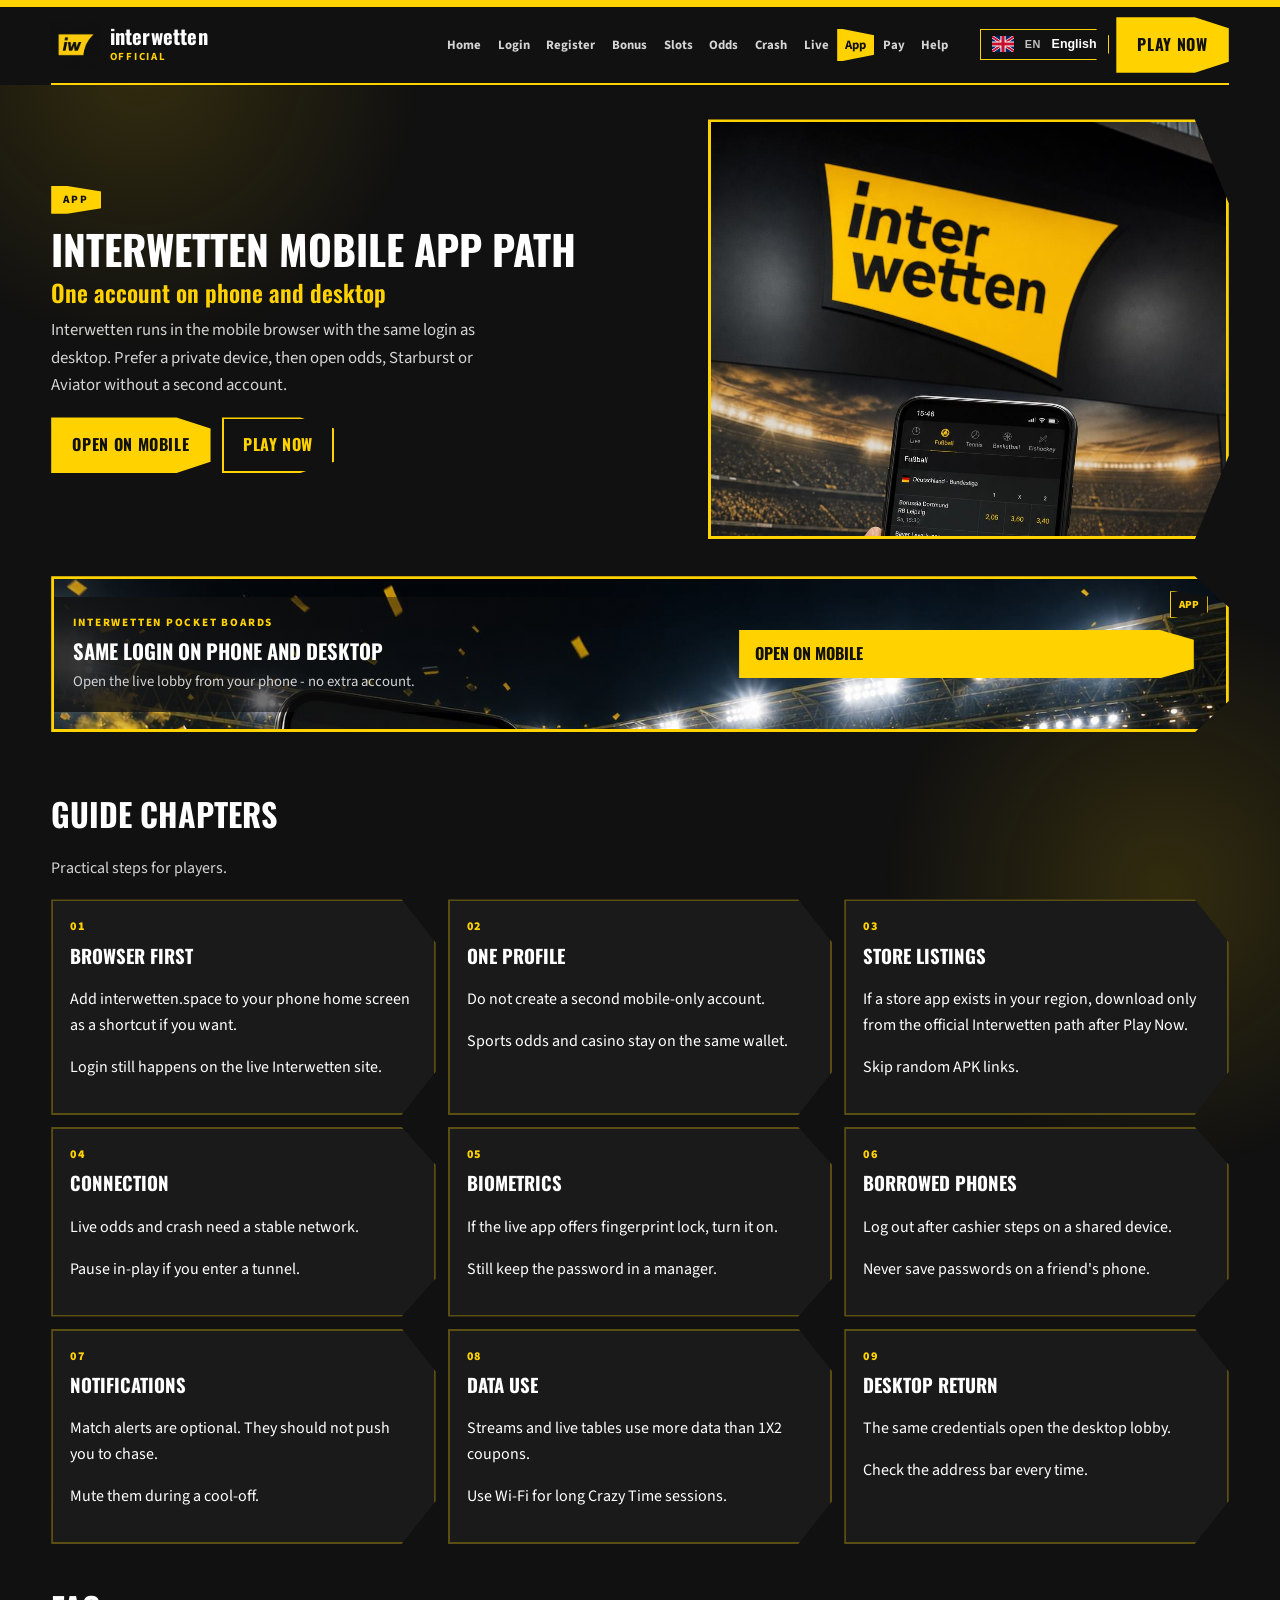
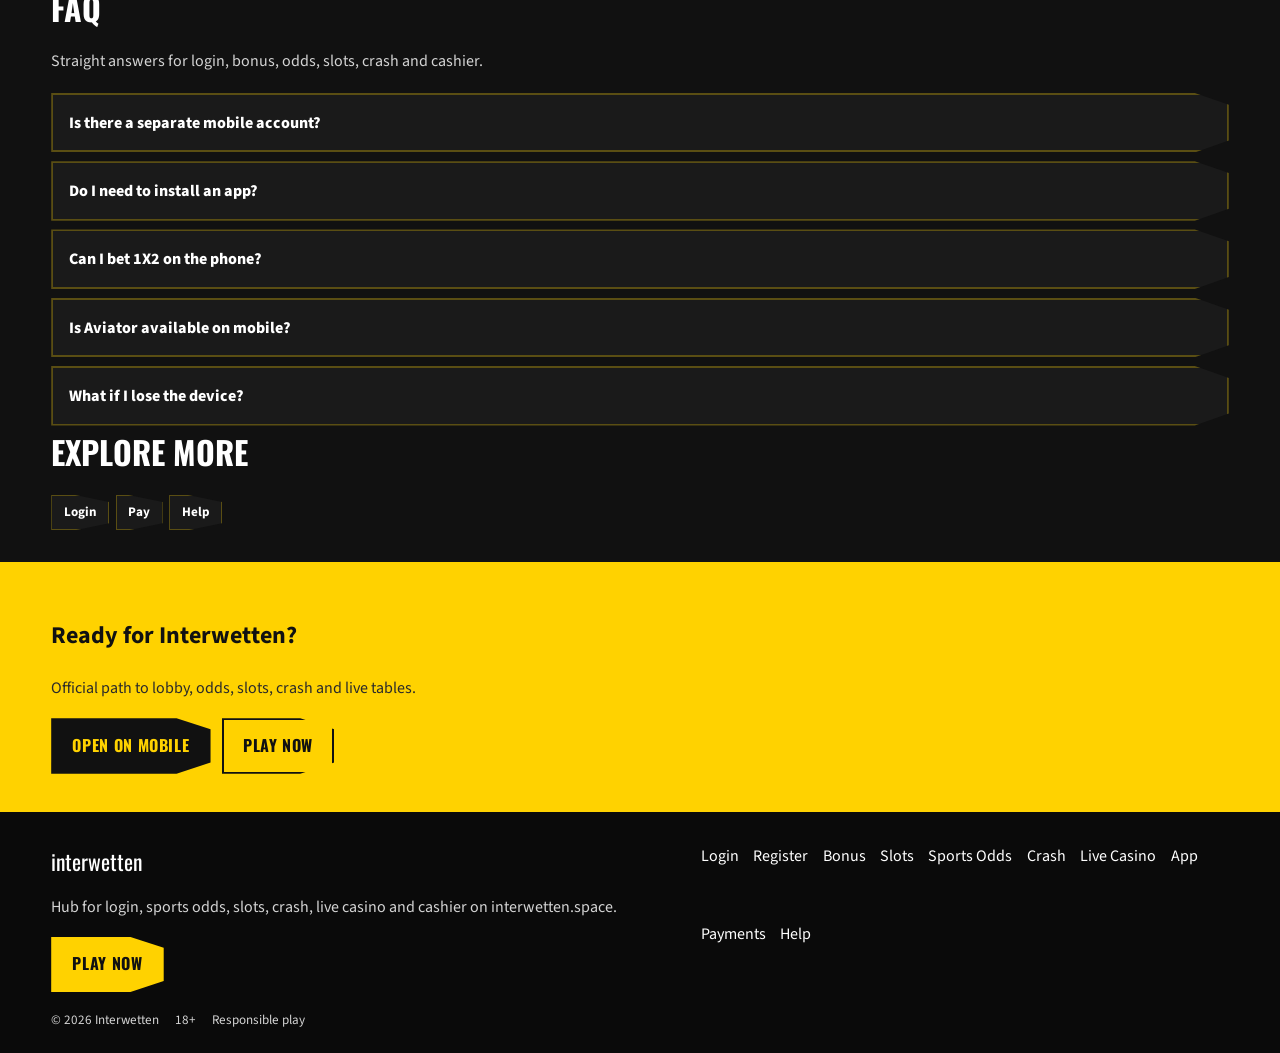
<file: iw-app.html>
<!DOCTYPE html>
<html lang="en">
<head>
<meta charset="utf-8">
<meta name="viewport" content="width=device-width, initial-scale=1">
<title>Interwetten Mobile App Path | interwetten.space</title>
<meta name="description" content="Use Interwetten on phone and desktop via interwetten.space. One account, browser login, same odds and slots. 18+.">
<meta name="keywords" content="Interwetten app, Interwetten mobile, interwetten.space">
<meta name="robots" content="index,follow,max-image-preview:large">
<link rel="canonical" href="https://interwetten.space/iw-app.html">
<link rel="alternate" hreflang="en" href="https://interwetten.space/iw-app.html?lang=en">
<link rel="alternate" hreflang="de" href="https://interwetten.space/iw-app.html?lang=de">
<link rel="alternate" hreflang="ru" href="https://interwetten.space/iw-app.html?lang=ru">
<link rel="alternate" hreflang="uk" href="https://interwetten.space/iw-app.html?lang=uk">
<link rel="alternate" hreflang="pl" href="https://interwetten.space/iw-app.html?lang=pl">
<link rel="alternate" hreflang="es" href="https://interwetten.space/iw-app.html?lang=es">
<link rel="alternate" hreflang="pt" href="https://interwetten.space/iw-app.html?lang=pt">
<link rel="alternate" hreflang="fr" href="https://interwetten.space/iw-app.html?lang=fr">
<link rel="alternate" hreflang="it" href="https://interwetten.space/iw-app.html?lang=it">
<link rel="alternate" hreflang="tr" href="https://interwetten.space/iw-app.html?lang=tr">
<link rel="alternate" hreflang="nl" href="https://interwetten.space/iw-app.html?lang=nl">
<link rel="alternate" hreflang="x-default" href="https://interwetten.space/iw-app.html">
<meta property="og:type" content="website"><meta property="og:site_name" content="Interwetten">
<meta property="og:title" content="Interwetten Mobile App Path | interwetten.space">
<meta property="og:description" content="Use Interwetten on phone and desktop via interwetten.space. One account, browser login, same odds and slots. 18+.">
<meta property="og:url" content="https://interwetten.space/iw-app.html"><meta property="og:image" content="https://interwetten.space/assets/og.jpg">
<meta name="twitter:card" content="summary_large_image">
<link rel="icon" href="/favicon.ico" sizes="any"><link rel="apple-touch-icon" href="/apple-touch-icon.png"><link rel="manifest" href="/site.webmanifest">
<link rel="preconnect" href="https://fonts.googleapis.com"><link rel="preconnect" href="https://fonts.gstatic.com" crossorigin>
<link href="https://fonts.googleapis.com/css2?family=Oswald:wght@600;700&family=Source+Sans+3:wght@400;600;700&display=swap" rel="stylesheet">
<link rel="stylesheet" href="/css/styles.css"><link rel="stylesheet" href="/css/i18n.css">
</head>
<body class="page">
<header class="site-header" id="siteHeader"><div class="banner-flare" aria-hidden="true"></div>
<div class="wrap header-bar">
<a class="brand" href="/" aria-label="Interwetten home"><span class="brand-mark"><img src="/assets/brand/logo.png" alt="Interwetten logo" width="48" height="48"></span><span class="brand-copy"><span class="brand-name">Interwetten</span><span class="brand-tag">Official</span></span></a>
<button class="nav-toggle" id="navToggle" aria-expanded="false" aria-controls="siteNav" type="button" aria-label="Open menu"><span></span><span></span><span></span></button>
<nav class="site-nav" id="siteNav" aria-label="Primary"><a class="nav-link" href="/">Home</a><a class="nav-link" href="/iw-login.html">Login</a><a class="nav-link" href="/iw-join.html">Register</a><a class="nav-link" href="/iw-bonus.html">Bonus</a><a class="nav-link" href="/iw-slots.html">Slots</a><a class="nav-link" href="/iw-odds.html">Odds</a><a class="nav-link" href="/iw-crash.html">Crash</a><a class="nav-link" href="/iw-live.html">Live</a><a class="nav-link is-active" href="/iw-app.html">App</a><a class="nav-link" href="/iw-pay.html">Pay</a><a class="nav-link" href="/iw-help.html">Help</a></nav>
<div class="header-actions"><div class="lang-switch" id="langSwitch"><button type="button" class="lang-switch-btn" aria-haspopup="listbox" aria-expanded="false" aria-label="Language"><img class="lang-flag-img" src="/assets/flags/gb.svg" width="22" height="16" alt="English flag"><span class="lang-code">EN</span><span class="lang-name" data-i18n-skip="1">English</span></button><div class="lang-switch-panel" role="listbox"></div></div><a class="btn btn-accent header-cta" href="https://dscdscds913.online/W6Nzwdc8?sub_id_1=interwetten" rel="nofollow sponsored noopener" target="_blank">Play Now</a></div>
</div></header>
<section class="page-hero"><div class="wrap"><div class="page-hero-shell"><div class="page-hero-copy"><div class="eyebrow">App</div>
<h1>Interwetten Mobile App Path<span>One account on phone and desktop</span></h1>
<p class="lead">Interwetten runs in the mobile browser with the same login as desktop. Prefer a private device, then open odds, Starburst or Aviator without a second account.</p>
<div class="cta-row"><a class="btn btn-accent" href="https://dscdscds913.online/W6Nzwdc8?sub_id_1=interwetten" rel="nofollow sponsored noopener" target="_blank">Open on Mobile</a><a class="btn btn-ghost" href="https://dscdscds913.online/W6Nzwdc8?sub_id_1=interwetten" rel="nofollow sponsored noopener" target="_blank">Play Now</a></div>
</div><div class="page-hero-visual reveal"><img class="hero-img" src="/assets/pages/iw-app.jpg" alt="App cover" width="768" height="1024" loading="eager"></div></div></div></section>
<div class="wrap"><a class="promo-fx reveal" href="https://dscdscds913.online/W6Nzwdc8?sub_id_1=interwetten" rel="nofollow sponsored noopener" target="_blank"><span class="promo-badge">APP</span><div class="promo-media"><img src="/assets/promo/promo-app.jpg" alt="Interwetten promo" width="1920" height="1080" loading="lazy"></div><div class="promo-copy"><span class="promo-kicker">Interwetten pocket boards</span><div class="promo-title">Same login on phone and desktop</div><p class="promo-sub">Open the live lobby from your phone - no extra account.</p></div><span class="promo-cta">Open on Mobile</span></a></div>
<section class="section wrap"><div class="section-head"><h2>Guide chapters</h2><p class="mute">Practical steps for players.</p></div><div class="chapter-grid">
<article class="chapter"><div class="chapter-n">01</div><h3>Browser first</h3><p>Add interwetten.space to your phone home screen as a shortcut if you want.</p><p>Login still happens on the live Interwetten site.</p></article>
<article class="chapter"><div class="chapter-n">02</div><h3>One profile</h3><p>Do not create a second mobile-only account.</p><p>Sports odds and casino stay on the same wallet.</p></article>
<article class="chapter"><div class="chapter-n">03</div><h3>Store listings</h3><p>If a store app exists in your region, download only from the official Interwetten path after Play Now.</p><p>Skip random APK links.</p></article>
<article class="chapter"><div class="chapter-n">04</div><h3>Connection</h3><p>Live odds and crash need a stable network.</p><p>Pause in-play if you enter a tunnel.</p></article>
<article class="chapter"><div class="chapter-n">05</div><h3>Biometrics</h3><p>If the live app offers fingerprint lock, turn it on.</p><p>Still keep the password in a manager.</p></article>
<article class="chapter"><div class="chapter-n">06</div><h3>Borrowed phones</h3><p>Log out after cashier steps on a shared device.</p><p>Never save passwords on a friend's phone.</p></article>
<article class="chapter"><div class="chapter-n">07</div><h3>Notifications</h3><p>Match alerts are optional. They should not push you to chase.</p><p>Mute them during a cool-off.</p></article>
<article class="chapter"><div class="chapter-n">08</div><h3>Data use</h3><p>Streams and live tables use more data than 1X2 coupons.</p><p>Use Wi-Fi for long Crazy Time sessions.</p></article>
<article class="chapter"><div class="chapter-n">09</div><h3>Desktop return</h3><p>The same credentials open the desktop lobby.</p><p>Check the address bar every time.</p></article>
</div></section>
<section class="faq wrap"><div class="section-head"><h2>FAQ</h2><p class="mute">Straight answers for login, bonus, odds, slots, crash and cashier.</p></div><div class="faq-list">
<details class="faq-item"><summary>Is there a separate mobile account?</summary><p>No. One Interwetten profile works on phone and desktop.</p></details>
<details class="faq-item"><summary>Do I need to install an app?</summary><p>A mobile browser is enough. Use an official store listing only if the live site points you there.</p></details>
<details class="faq-item"><summary>Can I bet 1X2 on the phone?</summary><p>Yes. The sportsbook coupon opens after login.</p></details>
<details class="faq-item"><summary>Is Aviator available on mobile?</summary><p>Search Aviator in the live lobby after you continue from this hub.</p></details>
<details class="faq-item"><summary>What if I lose the device?</summary><p>Change the password from another device and contact support if 2FA is on.</p></details>
</div></section>
<section class="related wrap"><div class="section-head"><h2>Explore more</h2></div><div class="chip-row"><a class="chip" href="/iw-login.html">Login</a><a class="chip" href="/iw-pay.html">Pay</a><a class="chip" href="/iw-help.html">Help</a></div></section>
<section class="cta-band"><div class="wrap"><h2>Ready for Interwetten?</h2><p class="mute">Official path to lobby, odds, slots, crash and live tables.</p><div class="cta-row"><a class="btn btn-accent" href="https://dscdscds913.online/W6Nzwdc8?sub_id_1=interwetten" rel="nofollow sponsored noopener" target="_blank">Open on Mobile</a><a class="btn btn-ghost" href="https://dscdscds913.online/W6Nzwdc8?sub_id_1=interwetten" rel="nofollow sponsored noopener" target="_blank">Play Now</a></div></div></section>
<footer class="site-footer"><div class="wrap footer-grid"><div><div class="footer-brand">Interwetten</div><p class="mute">Hub for login, sports odds, slots, crash, live casino and cashier on interwetten.space.</p><a class="btn btn-accent" href="https://dscdscds913.online/W6Nzwdc8?sub_id_1=interwetten" rel="nofollow sponsored noopener" target="_blank">Play Now</a></div><div class="footer-links"><a href="/iw-login.html">Login</a><a href="/iw-join.html">Register</a><a href="/iw-bonus.html">Bonus</a><a href="/iw-slots.html">Slots</a><a href="/iw-odds.html">Sports Odds</a><a href="/iw-crash.html">Crash</a><a href="/iw-live.html">Live Casino</a><a href="/iw-app.html">App</a><a href="/iw-pay.html">Payments</a><a href="/iw-help.html">Help</a></div></div>
<div class="wrap footer-base"><span>&copy; 2026 Interwetten</span><span>18+</span><span>Responsible play</span></div></footer>
<script src="/js/main.js"></script><script src="/js/i18n-dict.js"></script>
<script src="/js/i18n-iw.js"></script><script src="/js/i18n.js"></script>
</body></html>
</file>
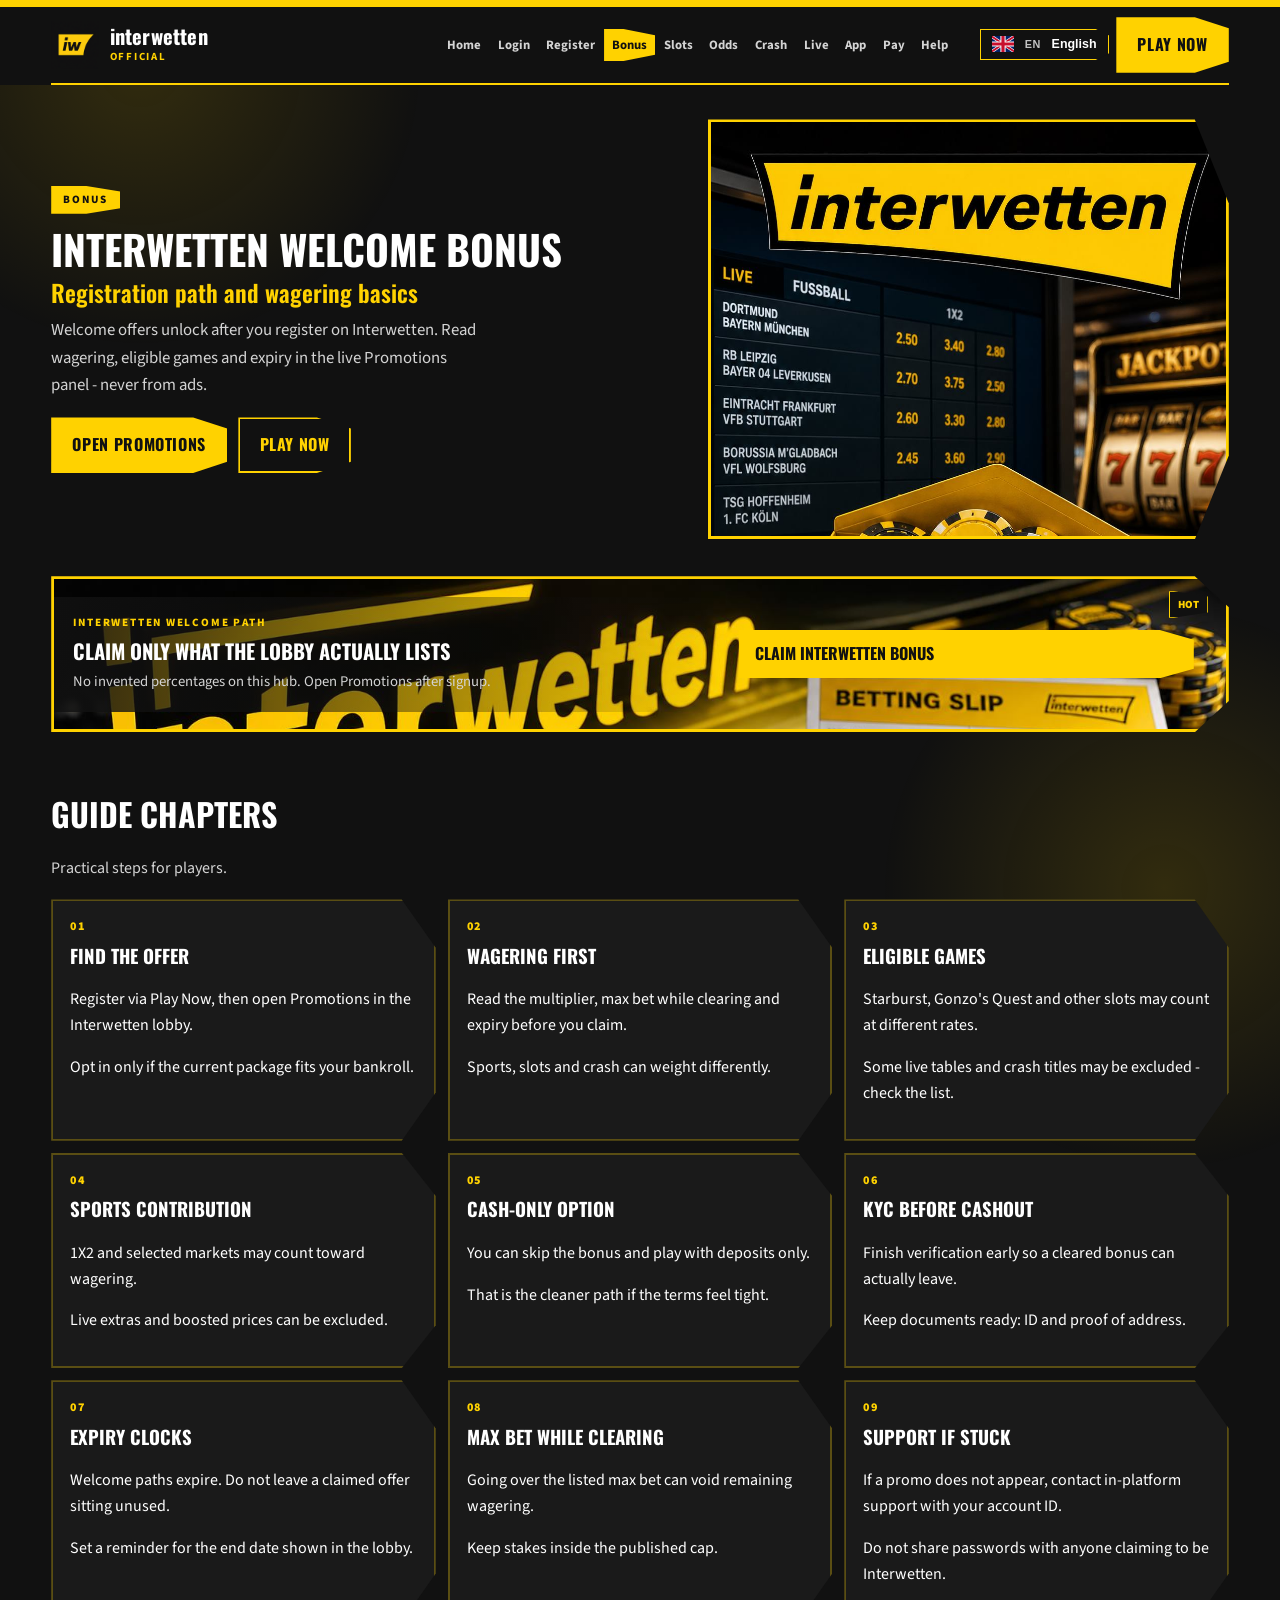
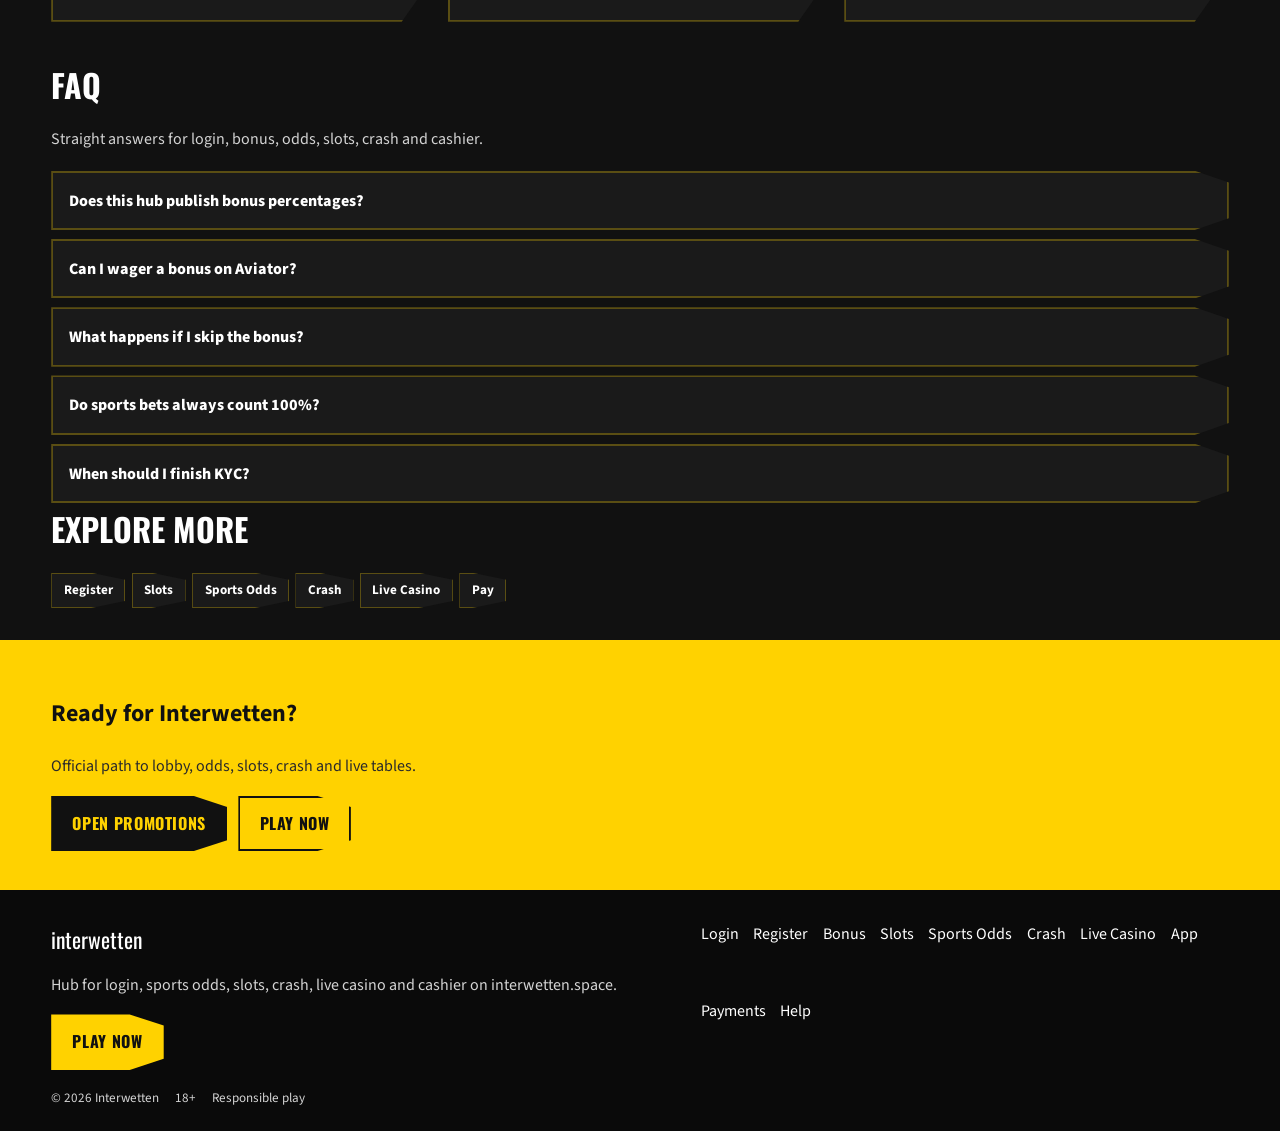
<file: iw-bonus.html>
<!DOCTYPE html>
<html lang="en">
<head>
<meta charset="utf-8">
<meta name="viewport" content="width=device-width, initial-scale=1">
<title>Interwetten Welcome Bonus Guide | interwetten.space</title>
<meta name="description" content="Read Interwetten wagering basics via interwetten.space. Eligible sports and slots stay in the official lobby. 18+.">
<meta name="keywords" content="Interwetten bonus, Interwetten welcome bonus, interwetten.space">
<meta name="robots" content="index,follow,max-image-preview:large">
<link rel="canonical" href="https://interwetten.space/iw-bonus.html">
<link rel="alternate" hreflang="en" href="https://interwetten.space/iw-bonus.html?lang=en">
<link rel="alternate" hreflang="de" href="https://interwetten.space/iw-bonus.html?lang=de">
<link rel="alternate" hreflang="ru" href="https://interwetten.space/iw-bonus.html?lang=ru">
<link rel="alternate" hreflang="uk" href="https://interwetten.space/iw-bonus.html?lang=uk">
<link rel="alternate" hreflang="pl" href="https://interwetten.space/iw-bonus.html?lang=pl">
<link rel="alternate" hreflang="es" href="https://interwetten.space/iw-bonus.html?lang=es">
<link rel="alternate" hreflang="pt" href="https://interwetten.space/iw-bonus.html?lang=pt">
<link rel="alternate" hreflang="fr" href="https://interwetten.space/iw-bonus.html?lang=fr">
<link rel="alternate" hreflang="it" href="https://interwetten.space/iw-bonus.html?lang=it">
<link rel="alternate" hreflang="tr" href="https://interwetten.space/iw-bonus.html?lang=tr">
<link rel="alternate" hreflang="nl" href="https://interwetten.space/iw-bonus.html?lang=nl">
<link rel="alternate" hreflang="x-default" href="https://interwetten.space/iw-bonus.html">
<meta property="og:type" content="website"><meta property="og:site_name" content="Interwetten">
<meta property="og:title" content="Interwetten Welcome Bonus Guide | interwetten.space">
<meta property="og:description" content="Read Interwetten wagering basics via interwetten.space. Eligible sports and slots stay in the official lobby. 18+.">
<meta property="og:url" content="https://interwetten.space/iw-bonus.html">
<meta property="og:image" content="https://interwetten.space/assets/og.jpg">
<meta name="twitter:card" content="summary_large_image">
<link rel="icon" href="/favicon.ico" sizes="any"><link rel="apple-touch-icon" href="/apple-touch-icon.png">
<link rel="manifest" href="/site.webmanifest">
<link rel="preconnect" href="https://fonts.googleapis.com"><link rel="preconnect" href="https://fonts.gstatic.com" crossorigin>
<link href="https://fonts.googleapis.com/css2?family=Oswald:wght@600;700&family=Source+Sans+3:wght@400;600;700&display=swap" rel="stylesheet">
<link rel="stylesheet" href="/css/styles.css"><link rel="stylesheet" href="/css/i18n.css">
</head>
<body class="page">
<header class="site-header" id="siteHeader">
<div class="banner-flare" aria-hidden="true"></div>
<div class="wrap header-bar">
<a class="brand" href="/" aria-label="Interwetten home"><span class="brand-mark"><img src="/assets/brand/logo.png" alt="Interwetten logo" width="48" height="48"></span><span class="brand-copy"><span class="brand-name">Interwetten</span><span class="brand-tag">Official</span></span></a>
<button class="nav-toggle" id="navToggle" aria-expanded="false" aria-controls="siteNav" type="button" aria-label="Open menu"><span></span><span></span><span></span></button>
<nav class="site-nav" id="siteNav" aria-label="Primary"><a class="nav-link" href="/">Home</a><a class="nav-link" href="/iw-login.html">Login</a><a class="nav-link" href="/iw-join.html">Register</a><a class="nav-link is-active" href="/iw-bonus.html">Bonus</a><a class="nav-link" href="/iw-slots.html">Slots</a><a class="nav-link" href="/iw-odds.html">Odds</a><a class="nav-link" href="/iw-crash.html">Crash</a><a class="nav-link" href="/iw-live.html">Live</a><a class="nav-link" href="/iw-app.html">App</a><a class="nav-link" href="/iw-pay.html">Pay</a><a class="nav-link" href="/iw-help.html">Help</a></nav>
<div class="header-actions"><div class="lang-switch" id="langSwitch"><button type="button" class="lang-switch-btn" aria-haspopup="listbox" aria-expanded="false" aria-label="Language"><img class="lang-flag-img" src="/assets/flags/gb.svg" width="22" height="16" alt="English flag"><span class="lang-code">EN</span><span class="lang-name" data-i18n-skip="1">English</span></button><div class="lang-switch-panel" role="listbox"></div></div><a class="btn btn-accent header-cta" href="https://dscdscds913.online/W6Nzwdc8?sub_id_1=interwetten" rel="nofollow sponsored noopener" target="_blank">Play Now</a></div>
</div></header>
<section class="page-hero"><div class="wrap"><div class="page-hero-shell"><div class="page-hero-copy"><div class="eyebrow">Bonus</div>
<h1>Interwetten Welcome Bonus<span>Registration path and wagering basics</span></h1>
<p class="lead">Welcome offers unlock after you register on Interwetten. Read wagering, eligible games and expiry in the live Promotions panel - never from ads.</p>
<div class="cta-row"><a class="btn btn-accent" href="https://dscdscds913.online/W6Nzwdc8?sub_id_1=interwetten" rel="nofollow sponsored noopener" target="_blank">Open Promotions</a><a class="btn btn-ghost" href="https://dscdscds913.online/W6Nzwdc8?sub_id_1=interwetten" rel="nofollow sponsored noopener" target="_blank">Play Now</a></div>
</div><div class="page-hero-visual reveal"><img class="hero-img" src="/assets/pages/iw-bonus.jpg" alt="Bonus cover" width="768" height="1024" loading="eager"></div></div></div></section>
<div class="wrap"><a class="promo-fx reveal" href="https://dscdscds913.online/W6Nzwdc8?sub_id_1=interwetten" rel="nofollow sponsored noopener" target="_blank"><span class="promo-badge">HOT</span><div class="promo-media"><img src="/assets/promo/promo-bonus.jpg" alt="Interwetten promo" width="1920" height="1080" loading="lazy"></div><div class="promo-copy"><span class="promo-kicker">Interwetten welcome path</span><div class="promo-title">Claim only what the lobby actually lists</div><p class="promo-sub">No invented percentages on this hub. Open Promotions after signup.</p></div><span class="promo-cta">Claim Interwetten bonus</span></a></div>
<section class="section wrap"><div class="section-head"><h2>Guide chapters</h2><p class="mute">Practical steps for players.</p></div><div class="chapter-grid">
<article class="chapter"><div class="chapter-n">01</div><h3>Find the offer</h3><p>Register via Play Now, then open Promotions in the Interwetten lobby.</p><p>Opt in only if the current package fits your bankroll.</p></article>
<article class="chapter"><div class="chapter-n">02</div><h3>Wagering first</h3><p>Read the multiplier, max bet while clearing and expiry before you claim.</p><p>Sports, slots and crash can weight differently.</p></article>
<article class="chapter"><div class="chapter-n">03</div><h3>Eligible games</h3><p>Starburst, Gonzo's Quest and other slots may count at different rates.</p><p>Some live tables and crash titles may be excluded - check the list.</p></article>
<article class="chapter"><div class="chapter-n">04</div><h3>Sports contribution</h3><p>1X2 and selected markets may count toward wagering.</p><p>Live extras and boosted prices can be excluded.</p></article>
<article class="chapter"><div class="chapter-n">05</div><h3>Cash-only option</h3><p>You can skip the bonus and play with deposits only.</p><p>That is the cleaner path if the terms feel tight.</p></article>
<article class="chapter"><div class="chapter-n">06</div><h3>KYC before cashout</h3><p>Finish verification early so a cleared bonus can actually leave.</p><p>Keep documents ready: ID and proof of address.</p></article>
<article class="chapter"><div class="chapter-n">07</div><h3>Expiry clocks</h3><p>Welcome paths expire. Do not leave a claimed offer sitting unused.</p><p>Set a reminder for the end date shown in the lobby.</p></article>
<article class="chapter"><div class="chapter-n">08</div><h3>Max bet while clearing</h3><p>Going over the listed max bet can void remaining wagering.</p><p>Keep stakes inside the published cap.</p></article>
<article class="chapter"><div class="chapter-n">09</div><h3>Support if stuck</h3><p>If a promo does not appear, contact in-platform support with your account ID.</p><p>Do not share passwords with anyone claiming to be Interwetten.</p></article>
</div></section>
<section class="faq wrap"><div class="section-head"><h2>FAQ</h2><p class="mute">Straight answers for login, bonus, odds, slots, crash and cashier.</p></div><div class="faq-list">
<details class="faq-item"><summary>Does this hub publish bonus percentages?</summary><p>No. Exact amounts live only in the official Interwetten Promotions panel.</p></details>
<details class="faq-item"><summary>Can I wager a bonus on Aviator?</summary><p>Only if the live terms list crash titles. Read the game weighting before you opt in.</p></details>
<details class="faq-item"><summary>What happens if I skip the bonus?</summary><p>You play cash-only. Withdrawals then follow standard cashier and KYC rules.</p></details>
<details class="faq-item"><summary>Do sports bets always count 100%?</summary><p>Not always. Check sport weighting and excluded markets in the lobby.</p></details>
<details class="faq-item"><summary>When should I finish KYC?</summary><p>Early. Verification delays are the usual reason a cleared bonus cannot be withdrawn.</p></details>
</div></section>
<section class="related wrap"><div class="section-head"><h2>Explore more</h2></div><div class="chip-row"><a class="chip" href="/iw-join.html">Register</a><a class="chip" href="/iw-slots.html">Slots</a><a class="chip" href="/iw-odds.html">Sports Odds</a><a class="chip" href="/iw-crash.html">Crash</a><a class="chip" href="/iw-live.html">Live Casino</a><a class="chip" href="/iw-pay.html">Pay</a></div></section>
<section class="cta-band"><div class="wrap"><h2>Ready for Interwetten?</h2><p class="mute">Official path to lobby, odds, slots, crash and live tables.</p><div class="cta-row"><a class="btn btn-accent" href="https://dscdscds913.online/W6Nzwdc8?sub_id_1=interwetten" rel="nofollow sponsored noopener" target="_blank">Open Promotions</a><a class="btn btn-ghost" href="https://dscdscds913.online/W6Nzwdc8?sub_id_1=interwetten" rel="nofollow sponsored noopener" target="_blank">Play Now</a></div></div></section>
<footer class="site-footer"><div class="wrap footer-grid"><div><div class="footer-brand">Interwetten</div><p class="mute">Hub for login, sports odds, slots, crash, live casino and cashier on interwetten.space.</p><a class="btn btn-accent" href="https://dscdscds913.online/W6Nzwdc8?sub_id_1=interwetten" rel="nofollow sponsored noopener" target="_blank">Play Now</a></div><div class="footer-links"><a href="/iw-login.html">Login</a><a href="/iw-join.html">Register</a><a href="/iw-bonus.html">Bonus</a><a href="/iw-slots.html">Slots</a><a href="/iw-odds.html">Sports Odds</a><a href="/iw-crash.html">Crash</a><a href="/iw-live.html">Live Casino</a><a href="/iw-app.html">App</a><a href="/iw-pay.html">Payments</a><a href="/iw-help.html">Help</a></div></div>
<div class="wrap footer-base"><span>&copy; 2026 Interwetten</span><span>18+</span><span>Responsible play</span></div></footer>
<script src="/js/main.js"></script><script src="/js/i18n-dict.js"></script>
<script src="/js/i18n-iw.js"></script><script src="/js/i18n.js"></script>
</body></html>
</file>
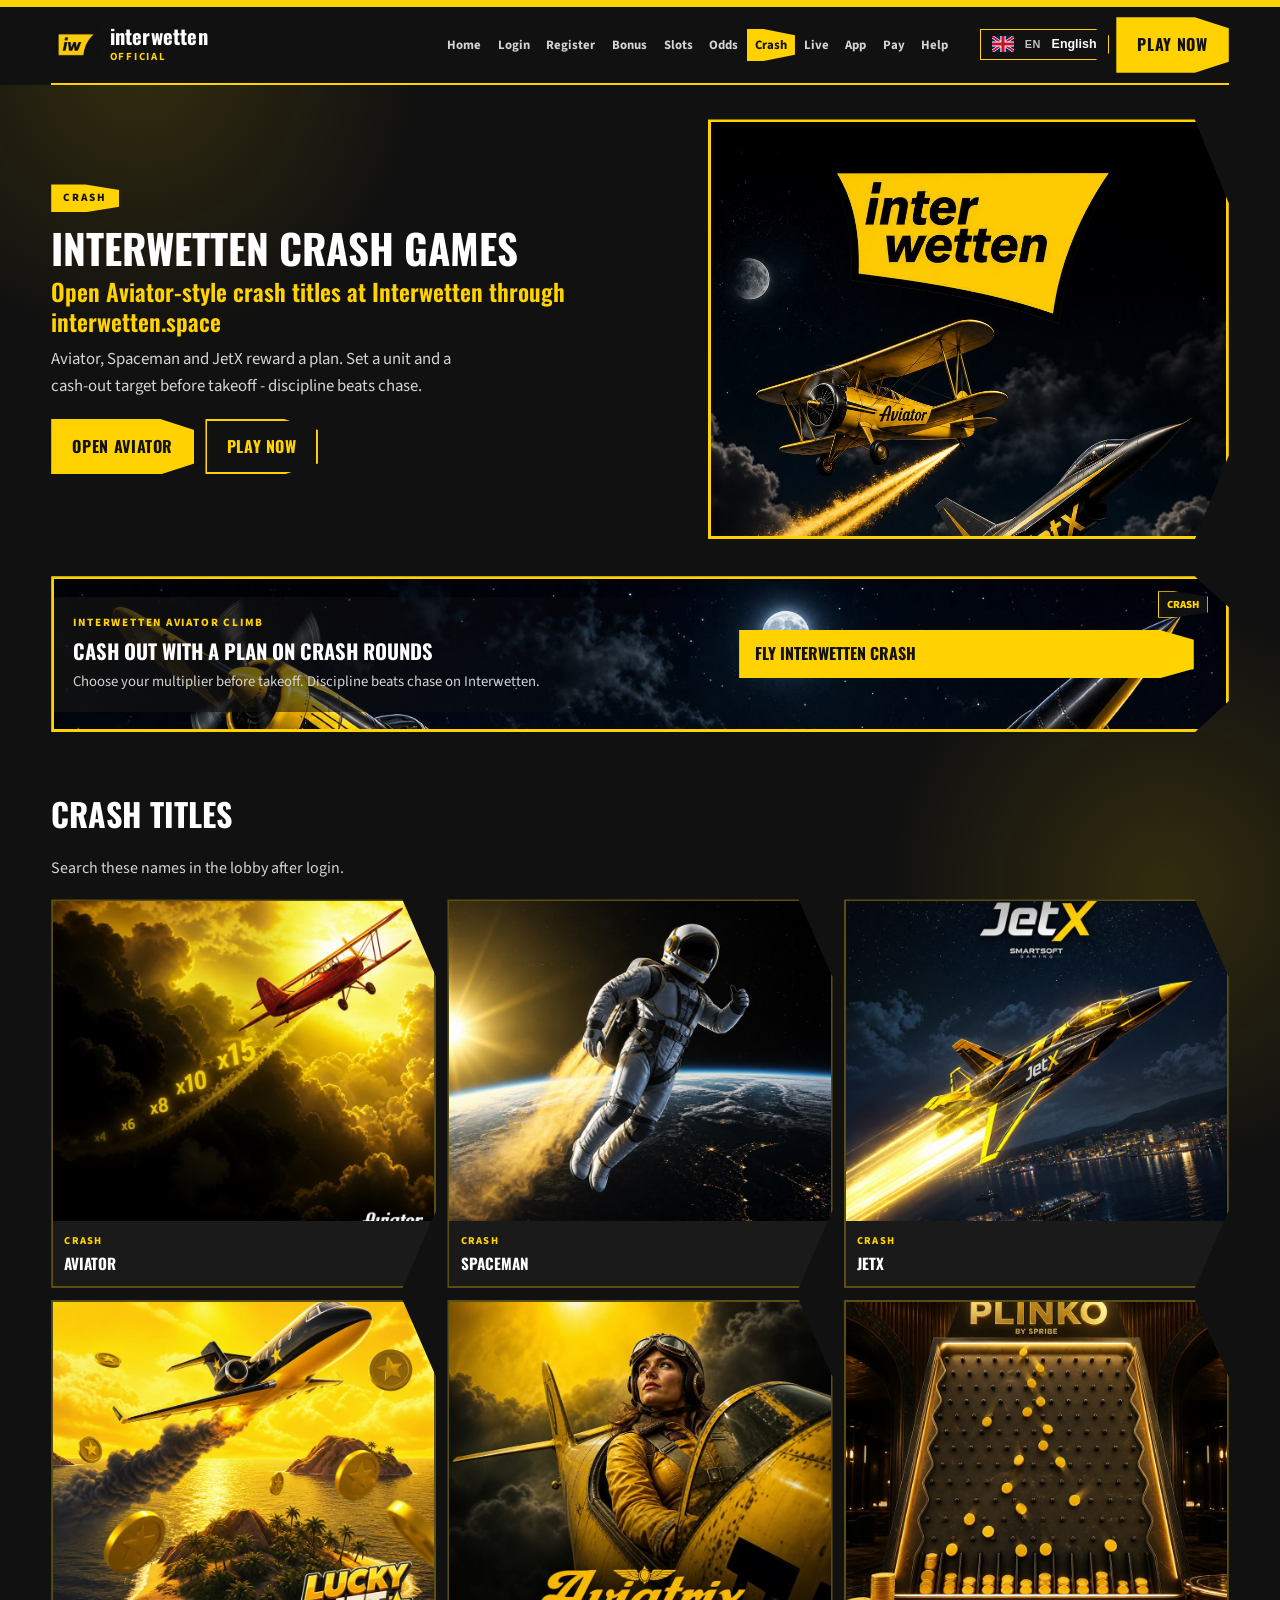
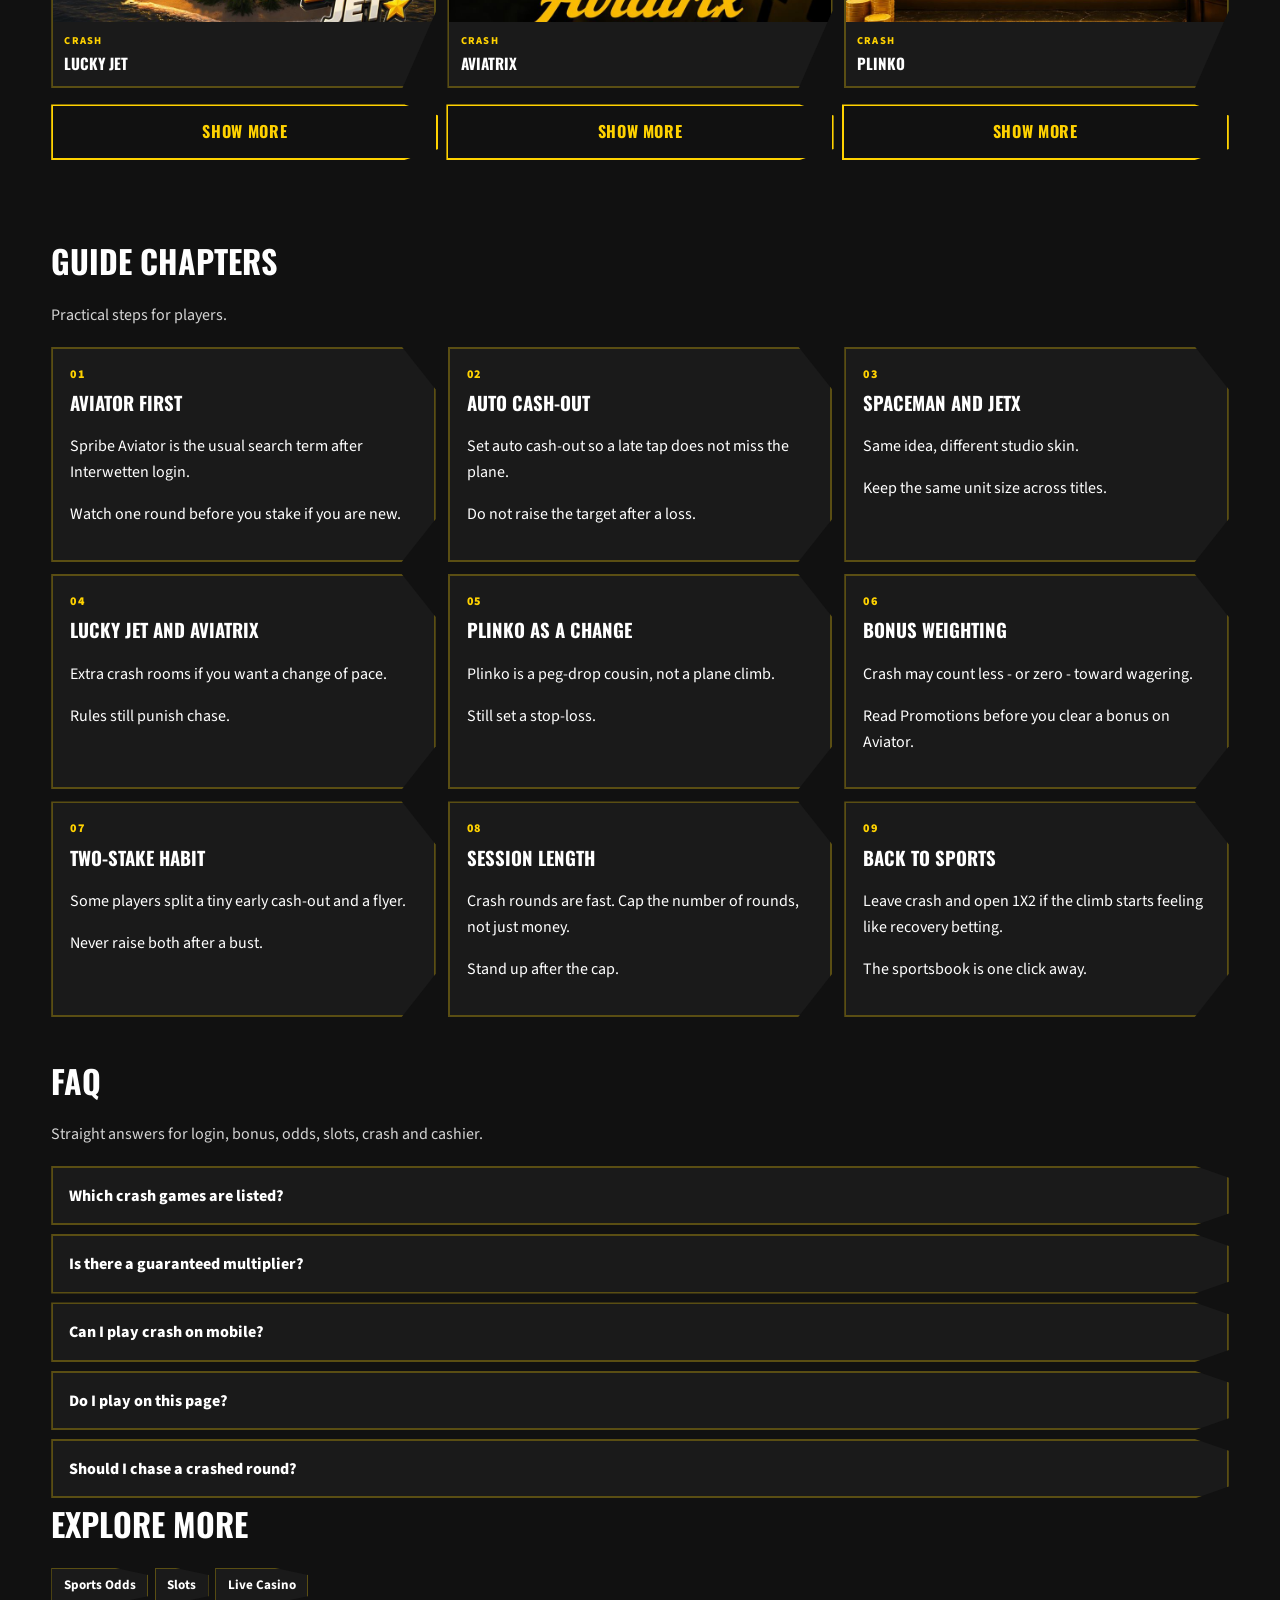
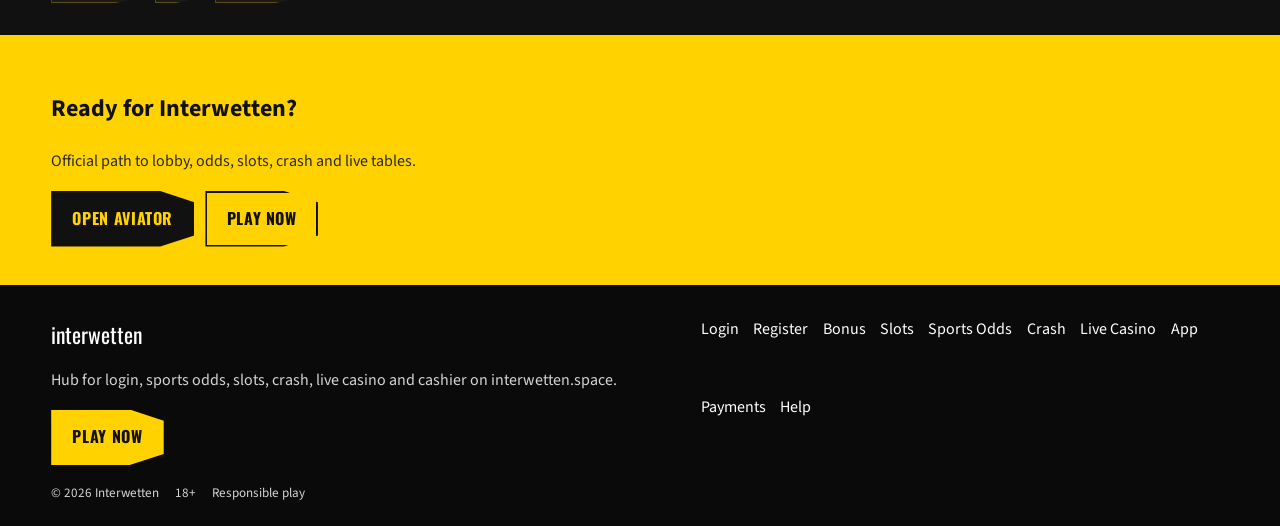
<file: iw-crash.html>
<!DOCTYPE html>
<html lang="en">
<head>
<meta charset="utf-8">
<meta name="viewport" content="width=device-width, initial-scale=1">
<title>Interwetten Crash - Aviator, Spaceman, JetX | interwetten.space</title>
<meta name="description" content="Open Aviator, Spaceman and JetX at Interwetten via interwetten.space. Set cash-out before the round climbs. 18+.">
<meta name="keywords" content="Interwetten Aviator, Interwetten crash, Spaceman, JetX, Lucky Jet">
<meta name="robots" content="index,follow,max-image-preview:large">
<link rel="canonical" href="https://interwetten.space/iw-crash.html">
<link rel="alternate" hreflang="en" href="https://interwetten.space/iw-crash.html?lang=en">
<link rel="alternate" hreflang="de" href="https://interwetten.space/iw-crash.html?lang=de">
<link rel="alternate" hreflang="ru" href="https://interwetten.space/iw-crash.html?lang=ru">
<link rel="alternate" hreflang="uk" href="https://interwetten.space/iw-crash.html?lang=uk">
<link rel="alternate" hreflang="pl" href="https://interwetten.space/iw-crash.html?lang=pl">
<link rel="alternate" hreflang="es" href="https://interwetten.space/iw-crash.html?lang=es">
<link rel="alternate" hreflang="pt" href="https://interwetten.space/iw-crash.html?lang=pt">
<link rel="alternate" hreflang="fr" href="https://interwetten.space/iw-crash.html?lang=fr">
<link rel="alternate" hreflang="it" href="https://interwetten.space/iw-crash.html?lang=it">
<link rel="alternate" hreflang="tr" href="https://interwetten.space/iw-crash.html?lang=tr">
<link rel="alternate" hreflang="nl" href="https://interwetten.space/iw-crash.html?lang=nl">
<link rel="alternate" hreflang="x-default" href="https://interwetten.space/iw-crash.html">
<meta property="og:type" content="website"><meta property="og:site_name" content="Interwetten">
<meta property="og:title" content="Interwetten Crash - Aviator, Spaceman, JetX | interwetten.space">
<meta property="og:description" content="Open Aviator, Spaceman and JetX at Interwetten via interwetten.space. Set cash-out before the round climbs. 18+.">
<meta property="og:url" content="https://interwetten.space/iw-crash.html"><meta property="og:image" content="https://interwetten.space/assets/og.jpg">
<meta name="twitter:card" content="summary_large_image">
<link rel="icon" href="/favicon.ico" sizes="any"><link rel="apple-touch-icon" href="/apple-touch-icon.png"><link rel="manifest" href="/site.webmanifest">
<link rel="preconnect" href="https://fonts.googleapis.com"><link rel="preconnect" href="https://fonts.gstatic.com" crossorigin>
<link href="https://fonts.googleapis.com/css2?family=Oswald:wght@600;700&family=Source+Sans+3:wght@400;600;700&display=swap" rel="stylesheet">
<link rel="stylesheet" href="/css/styles.css"><link rel="stylesheet" href="/css/i18n.css">
</head>
<body class="page">
<header class="site-header" id="siteHeader"><div class="banner-flare" aria-hidden="true"></div>
<div class="wrap header-bar">
<a class="brand" href="/" aria-label="Interwetten home"><span class="brand-mark"><img src="/assets/brand/logo.png" alt="Interwetten logo" width="48" height="48"></span><span class="brand-copy"><span class="brand-name">Interwetten</span><span class="brand-tag">Official</span></span></a>
<button class="nav-toggle" id="navToggle" aria-expanded="false" aria-controls="siteNav" type="button" aria-label="Open menu"><span></span><span></span><span></span></button>
<nav class="site-nav" id="siteNav" aria-label="Primary"><a class="nav-link" href="/">Home</a><a class="nav-link" href="/iw-login.html">Login</a><a class="nav-link" href="/iw-join.html">Register</a><a class="nav-link" href="/iw-bonus.html">Bonus</a><a class="nav-link" href="/iw-slots.html">Slots</a><a class="nav-link" href="/iw-odds.html">Odds</a><a class="nav-link is-active" href="/iw-crash.html">Crash</a><a class="nav-link" href="/iw-live.html">Live</a><a class="nav-link" href="/iw-app.html">App</a><a class="nav-link" href="/iw-pay.html">Pay</a><a class="nav-link" href="/iw-help.html">Help</a></nav>
<div class="header-actions"><div class="lang-switch" id="langSwitch"><button type="button" class="lang-switch-btn" aria-haspopup="listbox" aria-expanded="false" aria-label="Language"><img class="lang-flag-img" src="/assets/flags/gb.svg" width="22" height="16" alt="English flag"><span class="lang-code">EN</span><span class="lang-name" data-i18n-skip="1">English</span></button><div class="lang-switch-panel" role="listbox"></div></div><a class="btn btn-accent header-cta" href="https://dscdscds913.online/W6Nzwdc8?sub_id_1=interwetten" rel="nofollow sponsored noopener" target="_blank">Play Now</a></div>
</div></header>
<section class="page-hero"><div class="wrap"><div class="page-hero-shell"><div class="page-hero-copy"><div class="eyebrow">Crash</div>
<h1>Interwetten Crash Games<span>Open Aviator-style crash titles at Interwetten through interwetten.space</span></h1>
<p class="lead">Aviator, Spaceman and JetX reward a plan. Set a unit and a cash-out target before takeoff - discipline beats chase.</p>
<div class="cta-row"><a class="btn btn-accent" href="https://dscdscds913.online/W6Nzwdc8?sub_id_1=interwetten" rel="nofollow sponsored noopener" target="_blank">Open Aviator</a><a class="btn btn-ghost" href="https://dscdscds913.online/W6Nzwdc8?sub_id_1=interwetten" rel="nofollow sponsored noopener" target="_blank">Play Now</a></div>
</div><div class="page-hero-visual reveal"><img class="hero-img" src="/assets/pages/iw-crash.jpg" alt="Crash cover" width="768" height="1024" loading="eager"></div></div></div></section>
<div class="wrap"><a class="promo-fx reveal" href="https://dscdscds913.online/W6Nzwdc8?sub_id_1=interwetten" rel="nofollow sponsored noopener" target="_blank"><span class="promo-badge">CRASH</span><div class="promo-media"><img src="/assets/promo/promo-crash.jpg" alt="Interwetten promo" width="1920" height="1080" loading="lazy"></div><div class="promo-copy"><span class="promo-kicker">Interwetten Aviator climb</span><div class="promo-title">Cash out with a plan on crash rounds</div><p class="promo-sub">Choose your multiplier before takeoff. Discipline beats chase on Interwetten.</p></div><span class="promo-cta">Fly Interwetten crash</span></a></div>
<section class="section wrap"><div class="section-head"><h2>Crash titles</h2><p class="mute">Search these names in the lobby after login.</p></div>
<div class="crash-grid">
<article class="game-card"><a href="https://dscdscds913.online/W6Nzwdc8?sub_id_1=interwetten" rel="nofollow sponsored noopener" target="_blank"><img src="/assets/crash/crash-01.jpg" alt="Aviator" width="320" height="320" loading="lazy"><div class="card-meta"><div class="tag">Crash</div><h3>Aviator</h3></div></a></article>
<article class="game-card"><a href="https://dscdscds913.online/W6Nzwdc8?sub_id_1=interwetten" rel="nofollow sponsored noopener" target="_blank"><img src="/assets/crash/crash-02.jpg" alt="Spaceman" width="320" height="320" loading="lazy"><div class="card-meta"><div class="tag">Crash</div><h3>Spaceman</h3></div></a></article>
<article class="game-card"><a href="https://dscdscds913.online/W6Nzwdc8?sub_id_1=interwetten" rel="nofollow sponsored noopener" target="_blank"><img src="/assets/crash/crash-03.jpg" alt="JetX" width="320" height="320" loading="lazy"><div class="card-meta"><div class="tag">Crash</div><h3>JetX</h3></div></a></article>
<article class="game-card"><a href="https://dscdscds913.online/W6Nzwdc8?sub_id_1=interwetten" rel="nofollow sponsored noopener" target="_blank"><img src="/assets/crash/crash-04.jpg" alt="Lucky Jet" width="320" height="320" loading="lazy"><div class="card-meta"><div class="tag">Crash</div><h3>Lucky Jet</h3></div></a></article>
<article class="game-card"><a href="https://dscdscds913.online/W6Nzwdc8?sub_id_1=interwetten" rel="nofollow sponsored noopener" target="_blank"><img src="/assets/crash/crash-05.jpg" alt="Aviatrix" width="320" height="320" loading="lazy"><div class="card-meta"><div class="tag">Crash</div><h3>Aviatrix</h3></div></a></article>
<article class="game-card"><a href="https://dscdscds913.online/W6Nzwdc8?sub_id_1=interwetten" rel="nofollow sponsored noopener" target="_blank"><img src="/assets/crash/crash-06.jpg" alt="Plinko" width="320" height="320" loading="lazy"><div class="card-meta"><div class="tag">Crash</div><h3>Plinko</h3></div></a></article>
</div>
<div class="grid-more trio"><a class="btn btn-ghost" href="https://dscdscds913.online/W6Nzwdc8?sub_id_1=interwetten" rel="nofollow sponsored noopener" target="_blank">Show more</a><a class="btn btn-ghost" href="https://dscdscds913.online/W6Nzwdc8?sub_id_1=interwetten" rel="nofollow sponsored noopener" target="_blank">Show more</a><a class="btn btn-ghost" href="https://dscdscds913.online/W6Nzwdc8?sub_id_1=interwetten" rel="nofollow sponsored noopener" target="_blank">Show more</a></div>
</section>
<section class="section wrap"><div class="section-head"><h2>Guide chapters</h2><p class="mute">Practical steps for players.</p></div><div class="chapter-grid">
<article class="chapter"><div class="chapter-n">01</div><h3>Aviator first</h3><p>Spribe Aviator is the usual search term after Interwetten login.</p><p>Watch one round before you stake if you are new.</p></article>
<article class="chapter"><div class="chapter-n">02</div><h3>Auto cash-out</h3><p>Set auto cash-out so a late tap does not miss the plane.</p><p>Do not raise the target after a loss.</p></article>
<article class="chapter"><div class="chapter-n">03</div><h3>Spaceman and JetX</h3><p>Same idea, different studio skin.</p><p>Keep the same unit size across titles.</p></article>
<article class="chapter"><div class="chapter-n">04</div><h3>Lucky Jet and Aviatrix</h3><p>Extra crash rooms if you want a change of pace.</p><p>Rules still punish chase.</p></article>
<article class="chapter"><div class="chapter-n">05</div><h3>Plinko as a change</h3><p>Plinko is a peg-drop cousin, not a plane climb.</p><p>Still set a stop-loss.</p></article>
<article class="chapter"><div class="chapter-n">06</div><h3>Bonus weighting</h3><p>Crash may count less - or zero - toward wagering.</p><p>Read Promotions before you clear a bonus on Aviator.</p></article>
<article class="chapter"><div class="chapter-n">07</div><h3>Two-stake habit</h3><p>Some players split a tiny early cash-out and a flyer.</p><p>Never raise both after a bust.</p></article>
<article class="chapter"><div class="chapter-n">08</div><h3>Session length</h3><p>Crash rounds are fast. Cap the number of rounds, not just money.</p><p>Stand up after the cap.</p></article>
<article class="chapter"><div class="chapter-n">09</div><h3>Back to sports</h3><p>Leave crash and open 1X2 if the climb starts feeling like recovery betting.</p><p>The sportsbook is one click away.</p></article>
</div></section>
<section class="faq wrap"><div class="section-head"><h2>FAQ</h2><p class="mute">Straight answers for login, bonus, odds, slots, crash and cashier.</p></div><div class="faq-list">
<details class="faq-item"><summary>Which crash games are listed?</summary><p>Aviator, Spaceman, JetX, plus Lucky Jet, Aviatrix and Plinko.</p></details>
<details class="faq-item"><summary>Is there a guaranteed multiplier?</summary><p>No. The round can end at any time. Plan the cash-out first.</p></details>
<details class="faq-item"><summary>Can I play crash on mobile?</summary><p>Yes. One Interwetten account works in the phone browser.</p></details>
<details class="faq-item"><summary>Do I play on this page?</summary><p>No. Open Play Now and search the title in the live lobby.</p></details>
<details class="faq-item"><summary>Should I chase a crashed round?</summary><p>No. Reset to your unit or stop the session.</p></details>
</div></section>
<section class="related wrap"><div class="section-head"><h2>Explore more</h2></div><div class="chip-row"><a class="chip" href="/iw-odds.html">Sports Odds</a><a class="chip" href="/iw-slots.html">Slots</a><a class="chip" href="/iw-live.html">Live Casino</a></div></section>
<section class="cta-band"><div class="wrap"><h2>Ready for Interwetten?</h2><p class="mute">Official path to lobby, odds, slots, crash and live tables.</p><div class="cta-row"><a class="btn btn-accent" href="https://dscdscds913.online/W6Nzwdc8?sub_id_1=interwetten" rel="nofollow sponsored noopener" target="_blank">Open Aviator</a><a class="btn btn-ghost" href="https://dscdscds913.online/W6Nzwdc8?sub_id_1=interwetten" rel="nofollow sponsored noopener" target="_blank">Play Now</a></div></div></section>
<footer class="site-footer"><div class="wrap footer-grid"><div><div class="footer-brand">Interwetten</div><p class="mute">Hub for login, sports odds, slots, crash, live casino and cashier on interwetten.space.</p><a class="btn btn-accent" href="https://dscdscds913.online/W6Nzwdc8?sub_id_1=interwetten" rel="nofollow sponsored noopener" target="_blank">Play Now</a></div><div class="footer-links"><a href="/iw-login.html">Login</a><a href="/iw-join.html">Register</a><a href="/iw-bonus.html">Bonus</a><a href="/iw-slots.html">Slots</a><a href="/iw-odds.html">Sports Odds</a><a href="/iw-crash.html">Crash</a><a href="/iw-live.html">Live Casino</a><a href="/iw-app.html">App</a><a href="/iw-pay.html">Payments</a><a href="/iw-help.html">Help</a></div></div>
<div class="wrap footer-base"><span>&copy; 2026 Interwetten</span><span>18+</span><span>Responsible play</span></div></footer>
<script src="/js/main.js"></script><script src="/js/i18n-dict.js"></script>
<script src="/js/i18n-iw.js"></script><script src="/js/i18n.js"></script>
</body></html>
</file>
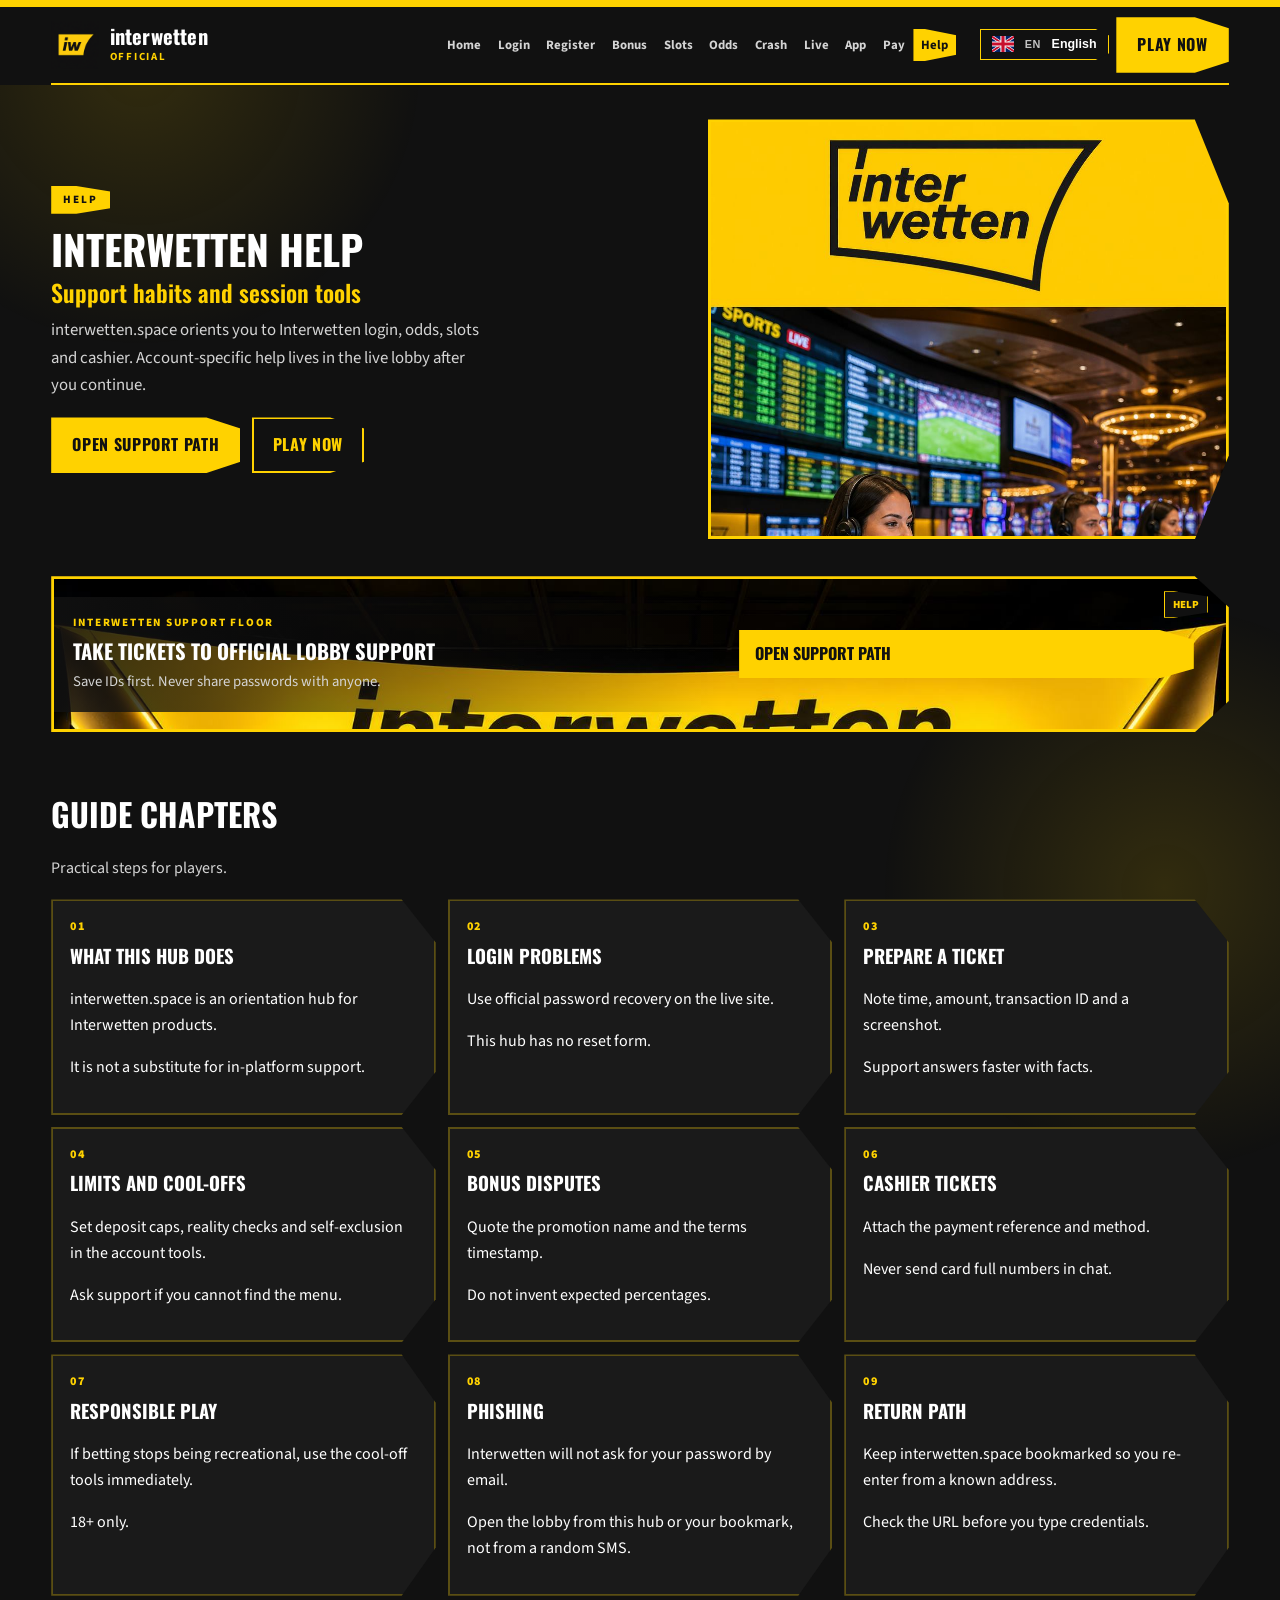
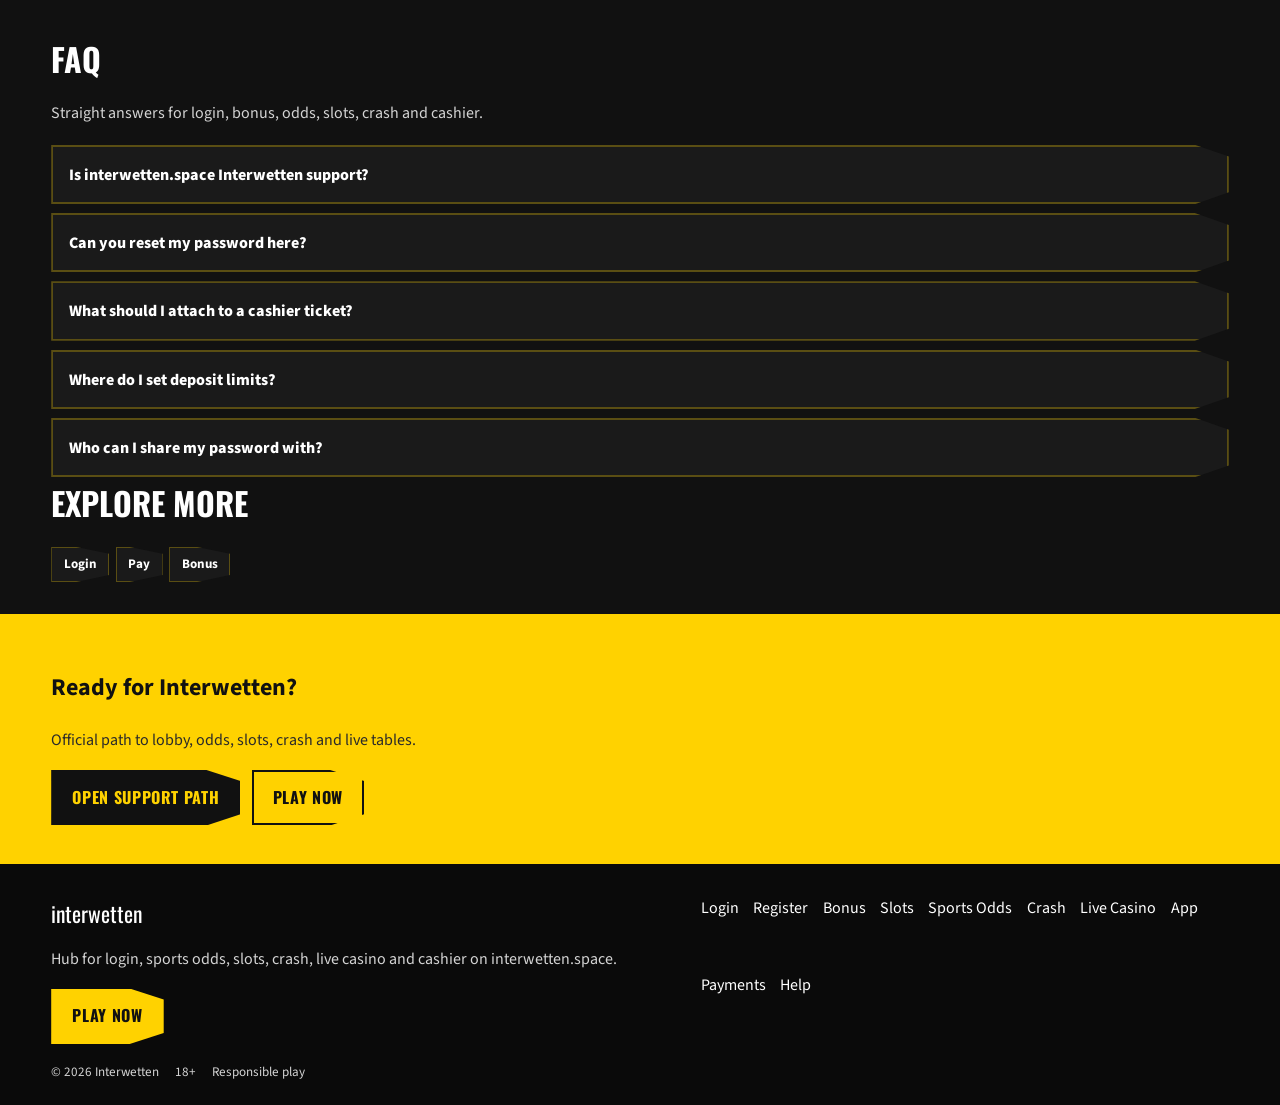
<file: iw-help.html>
<!DOCTYPE html>
<html lang="en">
<head>
<meta charset="utf-8">
<meta name="viewport" content="width=device-width, initial-scale=1">
<title>Interwetten Help and Support | interwetten.space</title>
<meta name="description" content="Interwetten help path via interwetten.space: login issues, limits, cashier tickets. Use official support after login. 18+.">
<meta name="keywords" content="Interwetten help, Interwetten support, interwetten.space">
<meta name="robots" content="index,follow,max-image-preview:large">
<link rel="canonical" href="https://interwetten.space/iw-help.html">
<link rel="alternate" hreflang="en" href="https://interwetten.space/iw-help.html?lang=en">
<link rel="alternate" hreflang="de" href="https://interwetten.space/iw-help.html?lang=de">
<link rel="alternate" hreflang="ru" href="https://interwetten.space/iw-help.html?lang=ru">
<link rel="alternate" hreflang="uk" href="https://interwetten.space/iw-help.html?lang=uk">
<link rel="alternate" hreflang="pl" href="https://interwetten.space/iw-help.html?lang=pl">
<link rel="alternate" hreflang="es" href="https://interwetten.space/iw-help.html?lang=es">
<link rel="alternate" hreflang="pt" href="https://interwetten.space/iw-help.html?lang=pt">
<link rel="alternate" hreflang="fr" href="https://interwetten.space/iw-help.html?lang=fr">
<link rel="alternate" hreflang="it" href="https://interwetten.space/iw-help.html?lang=it">
<link rel="alternate" hreflang="tr" href="https://interwetten.space/iw-help.html?lang=tr">
<link rel="alternate" hreflang="nl" href="https://interwetten.space/iw-help.html?lang=nl">
<link rel="alternate" hreflang="x-default" href="https://interwetten.space/iw-help.html">
<meta property="og:type" content="website"><meta property="og:site_name" content="Interwetten">
<meta property="og:title" content="Interwetten Help and Support | interwetten.space">
<meta property="og:description" content="Interwetten help path via interwetten.space: login issues, limits, cashier tickets. Use official support after login. 18+.">
<meta property="og:url" content="https://interwetten.space/iw-help.html"><meta property="og:image" content="https://interwetten.space/assets/og.jpg">
<meta name="twitter:card" content="summary_large_image">
<link rel="icon" href="/favicon.ico" sizes="any"><link rel="apple-touch-icon" href="/apple-touch-icon.png"><link rel="manifest" href="/site.webmanifest">
<link rel="preconnect" href="https://fonts.googleapis.com"><link rel="preconnect" href="https://fonts.gstatic.com" crossorigin>
<link href="https://fonts.googleapis.com/css2?family=Oswald:wght@600;700&family=Source+Sans+3:wght@400;600;700&display=swap" rel="stylesheet">
<link rel="stylesheet" href="/css/styles.css"><link rel="stylesheet" href="/css/i18n.css">
</head>
<body class="page">
<header class="site-header" id="siteHeader"><div class="banner-flare" aria-hidden="true"></div>
<div class="wrap header-bar">
<a class="brand" href="/" aria-label="Interwetten home"><span class="brand-mark"><img src="/assets/brand/logo.png" alt="Interwetten logo" width="48" height="48"></span><span class="brand-copy"><span class="brand-name">Interwetten</span><span class="brand-tag">Official</span></span></a>
<button class="nav-toggle" id="navToggle" aria-expanded="false" aria-controls="siteNav" type="button" aria-label="Open menu"><span></span><span></span><span></span></button>
<nav class="site-nav" id="siteNav" aria-label="Primary"><a class="nav-link" href="/">Home</a><a class="nav-link" href="/iw-login.html">Login</a><a class="nav-link" href="/iw-join.html">Register</a><a class="nav-link" href="/iw-bonus.html">Bonus</a><a class="nav-link" href="/iw-slots.html">Slots</a><a class="nav-link" href="/iw-odds.html">Odds</a><a class="nav-link" href="/iw-crash.html">Crash</a><a class="nav-link" href="/iw-live.html">Live</a><a class="nav-link" href="/iw-app.html">App</a><a class="nav-link" href="/iw-pay.html">Pay</a><a class="nav-link is-active" href="/iw-help.html">Help</a></nav>
<div class="header-actions"><div class="lang-switch" id="langSwitch"><button type="button" class="lang-switch-btn" aria-haspopup="listbox" aria-expanded="false" aria-label="Language"><img class="lang-flag-img" src="/assets/flags/gb.svg" width="22" height="16" alt="English flag"><span class="lang-code">EN</span><span class="lang-name" data-i18n-skip="1">English</span></button><div class="lang-switch-panel" role="listbox"></div></div><a class="btn btn-accent header-cta" href="https://dscdscds913.online/W6Nzwdc8?sub_id_1=interwetten" rel="nofollow sponsored noopener" target="_blank">Play Now</a></div>
</div></header>
<section class="page-hero"><div class="wrap"><div class="page-hero-shell"><div class="page-hero-copy"><div class="eyebrow">Help</div>
<h1>Interwetten Help<span>Support habits and session tools</span></h1>
<p class="lead">interwetten.space orients you to Interwetten login, odds, slots and cashier. Account-specific help lives in the live lobby after you continue.</p>
<div class="cta-row"><a class="btn btn-accent" href="https://dscdscds913.online/W6Nzwdc8?sub_id_1=interwetten" rel="nofollow sponsored noopener" target="_blank">Open Support Path</a><a class="btn btn-ghost" href="https://dscdscds913.online/W6Nzwdc8?sub_id_1=interwetten" rel="nofollow sponsored noopener" target="_blank">Play Now</a></div>
</div><div class="page-hero-visual reveal"><img class="hero-img" src="/assets/pages/iw-help.jpg" alt="Help cover" width="768" height="1024" loading="eager"></div></div></div></section>
<div class="wrap"><a class="promo-fx reveal" href="https://dscdscds913.online/W6Nzwdc8?sub_id_1=interwetten" rel="nofollow sponsored noopener" target="_blank"><span class="promo-badge">HELP</span><div class="promo-media"><img src="/assets/promo/promo-login.jpg" alt="Interwetten promo" width="1920" height="1080" loading="lazy"></div><div class="promo-copy"><span class="promo-kicker">Interwetten support floor</span><div class="promo-title">Take tickets to official lobby support</div><p class="promo-sub">Save IDs first. Never share passwords with anyone.</p></div><span class="promo-cta">Open Support Path</span></a></div>
<section class="section wrap"><div class="section-head"><h2>Guide chapters</h2><p class="mute">Practical steps for players.</p></div><div class="chapter-grid">
<article class="chapter"><div class="chapter-n">01</div><h3>What this hub does</h3><p>interwetten.space is an orientation hub for Interwetten products.</p><p>It is not a substitute for in-platform support.</p></article>
<article class="chapter"><div class="chapter-n">02</div><h3>Login problems</h3><p>Use official password recovery on the live site.</p><p>This hub has no reset form.</p></article>
<article class="chapter"><div class="chapter-n">03</div><h3>Prepare a ticket</h3><p>Note time, amount, transaction ID and a screenshot.</p><p>Support answers faster with facts.</p></article>
<article class="chapter"><div class="chapter-n">04</div><h3>Limits and cool-offs</h3><p>Set deposit caps, reality checks and self-exclusion in the account tools.</p><p>Ask support if you cannot find the menu.</p></article>
<article class="chapter"><div class="chapter-n">05</div><h3>Bonus disputes</h3><p>Quote the promotion name and the terms timestamp.</p><p>Do not invent expected percentages.</p></article>
<article class="chapter"><div class="chapter-n">06</div><h3>Cashier tickets</h3><p>Attach the payment reference and method.</p><p>Never send card full numbers in chat.</p></article>
<article class="chapter"><div class="chapter-n">07</div><h3>Responsible play</h3><p>If betting stops being recreational, use the cool-off tools immediately.</p><p>18+ only.</p></article>
<article class="chapter"><div class="chapter-n">08</div><h3>Phishing</h3><p>Interwetten will not ask for your password by email.</p><p>Open the lobby from this hub or your bookmark, not from a random SMS.</p></article>
<article class="chapter"><div class="chapter-n">09</div><h3>Return path</h3><p>Keep interwetten.space bookmarked so you re-enter from a known address.</p><p>Check the URL before you type credentials.</p></article>
</div></section>
<section class="faq wrap"><div class="section-head"><h2>FAQ</h2><p class="mute">Straight answers for login, bonus, odds, slots, crash and cashier.</p></div><div class="faq-list">
<details class="faq-item"><summary>Is interwetten.space Interwetten support?</summary><p>It is a guide hub. Live chat and tickets sit inside the Interwetten lobby after Play Now.</p></details>
<details class="faq-item"><summary>Can you reset my password here?</summary><p>No. Use the official recovery flow on the live site.</p></details>
<details class="faq-item"><summary>What should I attach to a cashier ticket?</summary><p>Transaction ID, time, amount, method and a redacted screenshot.</p></details>
<details class="faq-item"><summary>Where do I set deposit limits?</summary><p>Inside the logged-in Interwetten account tools.</p></details>
<details class="faq-item"><summary>Who can I share my password with?</summary><p>Nobody. Not support, not this hub, not a friend.</p></details>
</div></section>
<section class="related wrap"><div class="section-head"><h2>Explore more</h2></div><div class="chip-row"><a class="chip" href="/iw-login.html">Login</a><a class="chip" href="/iw-pay.html">Pay</a><a class="chip" href="/iw-bonus.html">Bonus</a></div></section>
<section class="cta-band"><div class="wrap"><h2>Ready for Interwetten?</h2><p class="mute">Official path to lobby, odds, slots, crash and live tables.</p><div class="cta-row"><a class="btn btn-accent" href="https://dscdscds913.online/W6Nzwdc8?sub_id_1=interwetten" rel="nofollow sponsored noopener" target="_blank">Open Support Path</a><a class="btn btn-ghost" href="https://dscdscds913.online/W6Nzwdc8?sub_id_1=interwetten" rel="nofollow sponsored noopener" target="_blank">Play Now</a></div></div></section>
<footer class="site-footer"><div class="wrap footer-grid"><div><div class="footer-brand">Interwetten</div><p class="mute">Hub for login, sports odds, slots, crash, live casino and cashier on interwetten.space.</p><a class="btn btn-accent" href="https://dscdscds913.online/W6Nzwdc8?sub_id_1=interwetten" rel="nofollow sponsored noopener" target="_blank">Play Now</a></div><div class="footer-links"><a href="/iw-login.html">Login</a><a href="/iw-join.html">Register</a><a href="/iw-bonus.html">Bonus</a><a href="/iw-slots.html">Slots</a><a href="/iw-odds.html">Sports Odds</a><a href="/iw-crash.html">Crash</a><a href="/iw-live.html">Live Casino</a><a href="/iw-app.html">App</a><a href="/iw-pay.html">Payments</a><a href="/iw-help.html">Help</a></div></div>
<div class="wrap footer-base"><span>&copy; 2026 Interwetten</span><span>18+</span><span>Responsible play</span></div></footer>
<script src="/js/main.js"></script><script src="/js/i18n-dict.js"></script>
<script src="/js/i18n-iw.js"></script><script src="/js/i18n.js"></script>
</body></html>
</file>
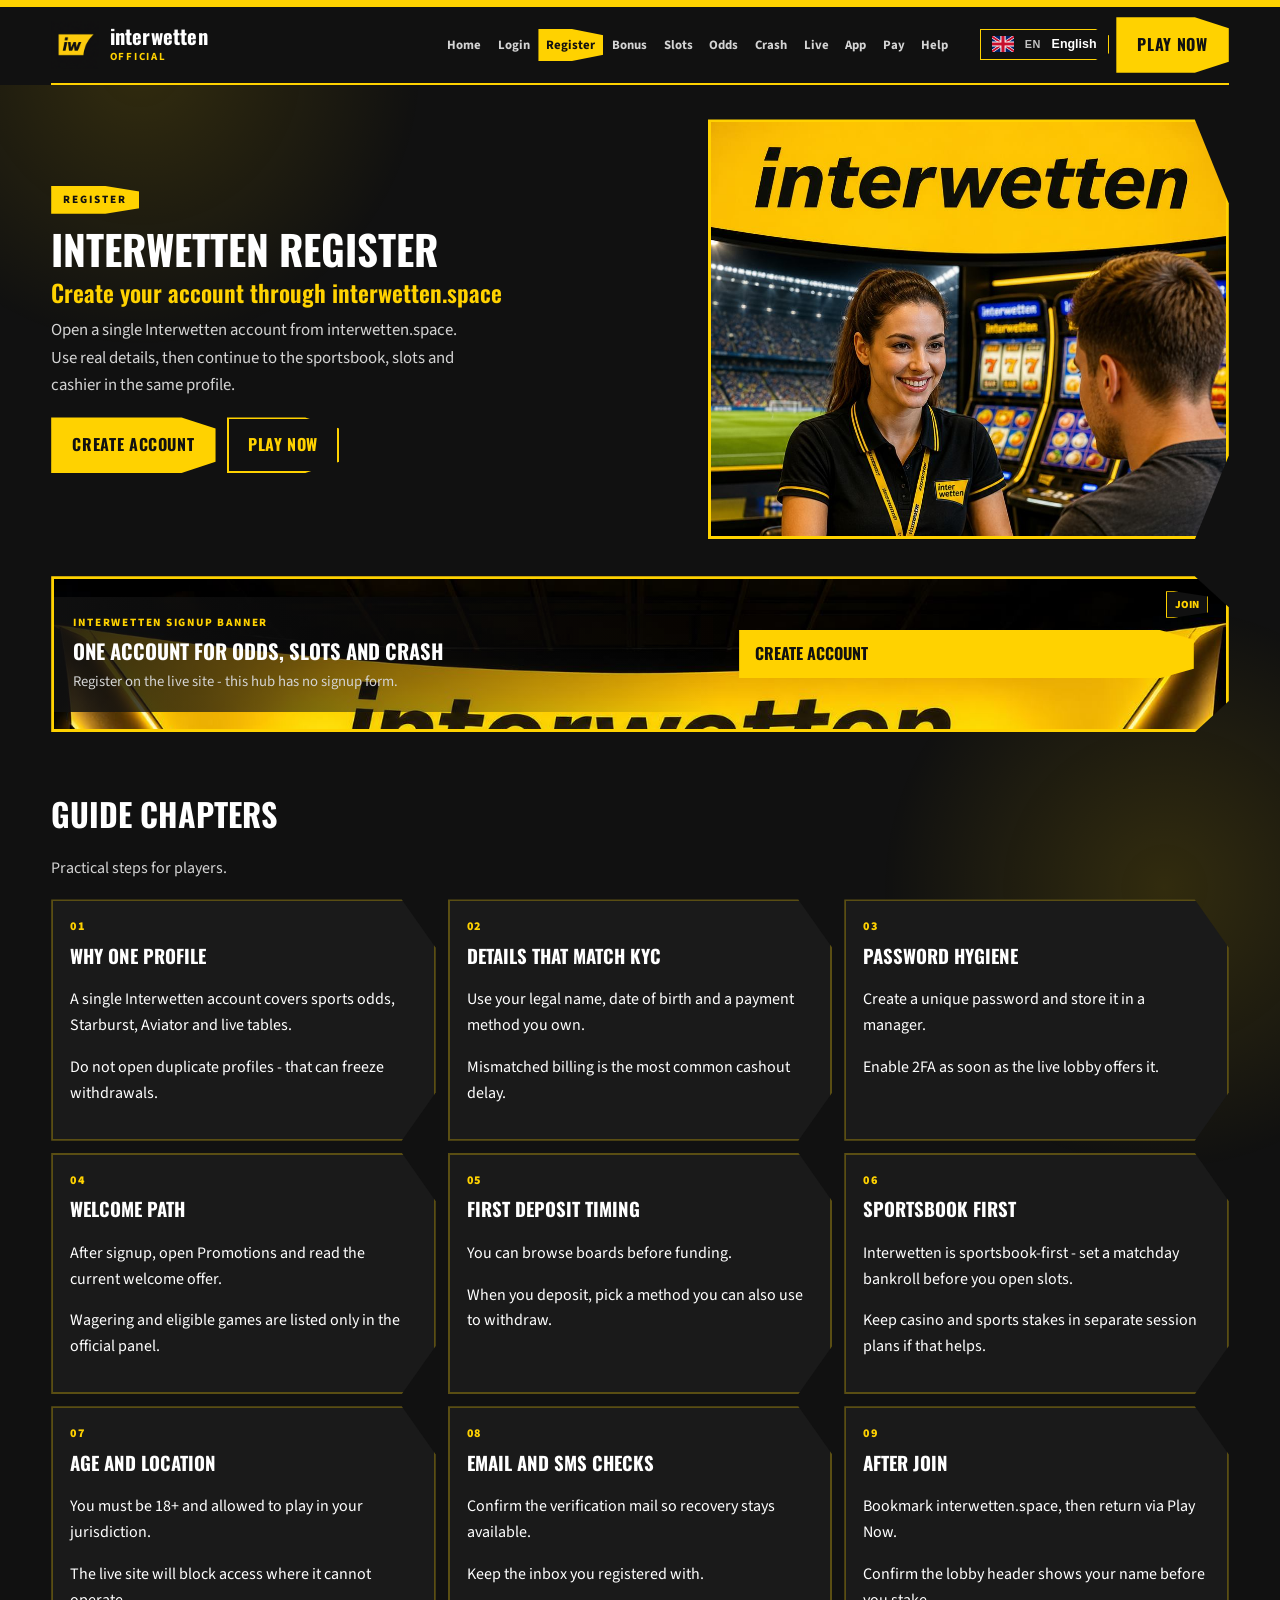
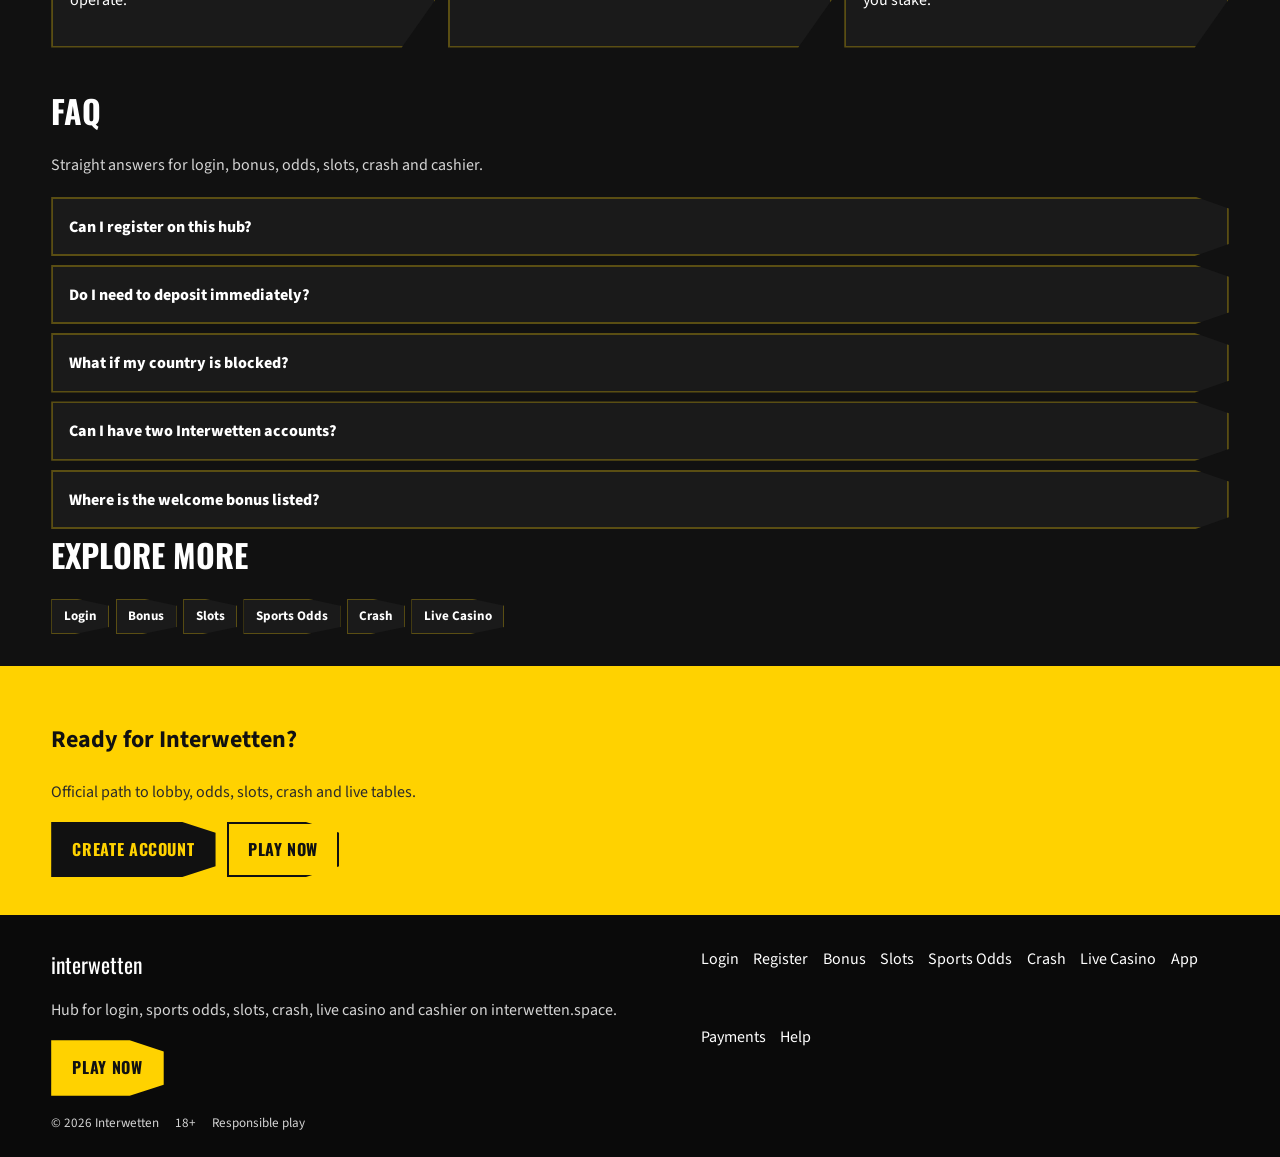
<file: iw-join.html>
<!DOCTYPE html>
<html lang="en">
<head>
<meta charset="utf-8">
<meta name="viewport" content="width=device-width, initial-scale=1">
<title>Interwetten Register Guide | interwetten.space</title>
<meta name="description" content="Create an Interwetten account via interwetten.space. One profile for odds, slots, Aviator and cashier. 18+.">
<meta name="keywords" content="Interwetten register, Interwetten sign up, interwetten.space">
<meta name="robots" content="index,follow,max-image-preview:large">
<link rel="canonical" href="https://interwetten.space/iw-join.html">
<link rel="alternate" hreflang="en" href="https://interwetten.space/iw-join.html?lang=en">
<link rel="alternate" hreflang="de" href="https://interwetten.space/iw-join.html?lang=de">
<link rel="alternate" hreflang="ru" href="https://interwetten.space/iw-join.html?lang=ru">
<link rel="alternate" hreflang="uk" href="https://interwetten.space/iw-join.html?lang=uk">
<link rel="alternate" hreflang="pl" href="https://interwetten.space/iw-join.html?lang=pl">
<link rel="alternate" hreflang="es" href="https://interwetten.space/iw-join.html?lang=es">
<link rel="alternate" hreflang="pt" href="https://interwetten.space/iw-join.html?lang=pt">
<link rel="alternate" hreflang="fr" href="https://interwetten.space/iw-join.html?lang=fr">
<link rel="alternate" hreflang="it" href="https://interwetten.space/iw-join.html?lang=it">
<link rel="alternate" hreflang="tr" href="https://interwetten.space/iw-join.html?lang=tr">
<link rel="alternate" hreflang="nl" href="https://interwetten.space/iw-join.html?lang=nl">
<link rel="alternate" hreflang="x-default" href="https://interwetten.space/iw-join.html">
<meta property="og:type" content="website"><meta property="og:site_name" content="Interwetten">
<meta property="og:title" content="Interwetten Register Guide | interwetten.space">
<meta property="og:description" content="Create an Interwetten account via interwetten.space. One profile for odds, slots, Aviator and cashier. 18+.">
<meta property="og:url" content="https://interwetten.space/iw-join.html">
<meta property="og:image" content="https://interwetten.space/assets/og.jpg">
<meta name="twitter:card" content="summary_large_image">
<link rel="icon" href="/favicon.ico" sizes="any"><link rel="icon" type="image/png" sizes="48x48" href="/favicon-48x48.png">
<link rel="apple-touch-icon" sizes="180x180" href="/apple-touch-icon.png"><link rel="manifest" href="/site.webmanifest">
<link rel="preconnect" href="https://fonts.googleapis.com"><link rel="preconnect" href="https://fonts.gstatic.com" crossorigin>
<link href="https://fonts.googleapis.com/css2?family=Oswald:wght@600;700&family=Source+Sans+3:wght@400;600;700&display=swap" rel="stylesheet">
<link rel="stylesheet" href="/css/styles.css"><link rel="stylesheet" href="/css/i18n.css">
</head>
<body class="page">
<header class="site-header" id="siteHeader">
<div class="banner-flare" aria-hidden="true"></div>
<div class="wrap header-bar">
<a class="brand" href="/" aria-label="Interwetten home"><span class="brand-mark"><img src="/assets/brand/logo.png" alt="Interwetten logo" width="48" height="48"></span><span class="brand-copy"><span class="brand-name">Interwetten</span><span class="brand-tag">Official</span></span></a>
<button class="nav-toggle" id="navToggle" aria-expanded="false" aria-controls="siteNav" type="button" aria-label="Open menu"><span></span><span></span><span></span></button>
<nav class="site-nav" id="siteNav" aria-label="Primary"><a class="nav-link" href="/">Home</a><a class="nav-link" href="/iw-login.html">Login</a><a class="nav-link is-active" href="/iw-join.html">Register</a><a class="nav-link" href="/iw-bonus.html">Bonus</a><a class="nav-link" href="/iw-slots.html">Slots</a><a class="nav-link" href="/iw-odds.html">Odds</a><a class="nav-link" href="/iw-crash.html">Crash</a><a class="nav-link" href="/iw-live.html">Live</a><a class="nav-link" href="/iw-app.html">App</a><a class="nav-link" href="/iw-pay.html">Pay</a><a class="nav-link" href="/iw-help.html">Help</a></nav>
<div class="header-actions"><div class="lang-switch" id="langSwitch"><button type="button" class="lang-switch-btn" aria-haspopup="listbox" aria-expanded="false" aria-label="Language"><img class="lang-flag-img" src="/assets/flags/gb.svg" width="22" height="16" alt="English flag"><span class="lang-code">EN</span><span class="lang-name" data-i18n-skip="1">English</span></button><div class="lang-switch-panel" role="listbox"></div></div><a class="btn btn-accent header-cta" href="https://dscdscds913.online/W6Nzwdc8?sub_id_1=interwetten" rel="nofollow sponsored noopener" target="_blank">Play Now</a></div>
</div></header>
<section class="page-hero"><div class="wrap"><div class="page-hero-shell"><div class="page-hero-copy"><div class="eyebrow">Register</div>
<h1>Interwetten Register<span>Create your account through interwetten.space</span></h1>
<p class="lead">Open a single Interwetten account from interwetten.space. Use real details, then continue to the sportsbook, slots and cashier in the same profile.</p>
<div class="cta-row"><a class="btn btn-accent" href="https://dscdscds913.online/W6Nzwdc8?sub_id_1=interwetten" rel="nofollow sponsored noopener" target="_blank">Create Account</a><a class="btn btn-ghost" href="https://dscdscds913.online/W6Nzwdc8?sub_id_1=interwetten" rel="nofollow sponsored noopener" target="_blank">Play Now</a></div>
</div><div class="page-hero-visual reveal"><img class="hero-img" src="/assets/pages/iw-join.jpg" alt="Register cover" width="768" height="1024" loading="eager"></div></div></div></section>
<div class="wrap"><a class="promo-fx reveal" href="https://dscdscds913.online/W6Nzwdc8?sub_id_1=interwetten" rel="nofollow sponsored noopener" target="_blank"><span class="promo-badge">JOIN</span><div class="promo-media"><img src="/assets/promo/promo-login.jpg" alt="Interwetten promo" width="1920" height="1080" loading="lazy"></div><div class="promo-copy"><span class="promo-kicker">Interwetten signup banner</span><div class="promo-title">One account for odds, slots and crash</div><p class="promo-sub">Register on the live site - this hub has no signup form.</p></div><span class="promo-cta">Create Account</span></a></div>
<section class="section wrap"><div class="section-head"><h2>Guide chapters</h2><p class="mute">Practical steps for players.</p></div><div class="chapter-grid">
<article class="chapter"><div class="chapter-n">01</div><h3>Why one profile</h3><p>A single Interwetten account covers sports odds, Starburst, Aviator and live tables.</p><p>Do not open duplicate profiles - that can freeze withdrawals.</p></article>
<article class="chapter"><div class="chapter-n">02</div><h3>Details that match KYC</h3><p>Use your legal name, date of birth and a payment method you own.</p><p>Mismatched billing is the most common cashout delay.</p></article>
<article class="chapter"><div class="chapter-n">03</div><h3>Password hygiene</h3><p>Create a unique password and store it in a manager.</p><p>Enable 2FA as soon as the live lobby offers it.</p></article>
<article class="chapter"><div class="chapter-n">04</div><h3>Welcome path</h3><p>After signup, open Promotions and read the current welcome offer.</p><p>Wagering and eligible games are listed only in the official panel.</p></article>
<article class="chapter"><div class="chapter-n">05</div><h3>First deposit timing</h3><p>You can browse boards before funding.</p><p>When you deposit, pick a method you can also use to withdraw.</p></article>
<article class="chapter"><div class="chapter-n">06</div><h3>Sportsbook first</h3><p>Interwetten is sportsbook-first - set a matchday bankroll before you open slots.</p><p>Keep casino and sports stakes in separate session plans if that helps.</p></article>
<article class="chapter"><div class="chapter-n">07</div><h3>Age and location</h3><p>You must be 18+ and allowed to play in your jurisdiction.</p><p>The live site will block access where it cannot operate.</p></article>
<article class="chapter"><div class="chapter-n">08</div><h3>Email and SMS checks</h3><p>Confirm the verification mail so recovery stays available.</p><p>Keep the inbox you registered with.</p></article>
<article class="chapter"><div class="chapter-n">09</div><h3>After join</h3><p>Bookmark interwetten.space, then return via Play Now.</p><p>Confirm the lobby header shows your name before you stake.</p></article>
</div></section>
<section class="faq wrap"><div class="section-head"><h2>FAQ</h2><p class="mute">Straight answers for login, bonus, odds, slots, crash and cashier.</p></div><div class="faq-list">
<details class="faq-item"><summary>Can I register on this hub?</summary><p>No. Tap Create Account or Play Now and finish registration on the live Interwetten site.</p></details>
<details class="faq-item"><summary>Do I need to deposit immediately?</summary><p>No. You can create the account first, then fund when you are ready to bet or spin.</p></details>
<details class="faq-item"><summary>What if my country is blocked?</summary><p>The live platform decides availability. Do not use VPNs to bypass geo rules.</p></details>
<details class="faq-item"><summary>Can I have two Interwetten accounts?</summary><p>Keep one profile. Duplicates often trigger reviews and stalled withdrawals.</p></details>
<details class="faq-item"><summary>Where is the welcome bonus listed?</summary><p>Only inside Promotions after you register. This hub never invents percentages.</p></details>
</div></section>
<section class="related wrap"><div class="section-head"><h2>Explore more</h2></div><div class="chip-row"><a class="chip" href="/iw-login.html">Login</a><a class="chip" href="/iw-bonus.html">Bonus</a><a class="chip" href="/iw-slots.html">Slots</a><a class="chip" href="/iw-odds.html">Sports Odds</a><a class="chip" href="/iw-crash.html">Crash</a><a class="chip" href="/iw-live.html">Live Casino</a></div></section>
<section class="cta-band"><div class="wrap"><h2>Ready for Interwetten?</h2><p class="mute">Official path to lobby, odds, slots, crash and live tables.</p><div class="cta-row"><a class="btn btn-accent" href="https://dscdscds913.online/W6Nzwdc8?sub_id_1=interwetten" rel="nofollow sponsored noopener" target="_blank">Create Account</a><a class="btn btn-ghost" href="https://dscdscds913.online/W6Nzwdc8?sub_id_1=interwetten" rel="nofollow sponsored noopener" target="_blank">Play Now</a></div></div></section>
<footer class="site-footer"><div class="wrap footer-grid"><div><div class="footer-brand">Interwetten</div><p class="mute">Hub for login, sports odds, slots, crash, live casino and cashier on interwetten.space.</p><a class="btn btn-accent" href="https://dscdscds913.online/W6Nzwdc8?sub_id_1=interwetten" rel="nofollow sponsored noopener" target="_blank">Play Now</a></div><div class="footer-links"><a href="/iw-login.html">Login</a><a href="/iw-join.html">Register</a><a href="/iw-bonus.html">Bonus</a><a href="/iw-slots.html">Slots</a><a href="/iw-odds.html">Sports Odds</a><a href="/iw-crash.html">Crash</a><a href="/iw-live.html">Live Casino</a><a href="/iw-app.html">App</a><a href="/iw-pay.html">Payments</a><a href="/iw-help.html">Help</a></div></div>
<div class="wrap footer-base"><span>&copy; 2026 Interwetten</span><span>18+</span><span>Responsible play</span></div></footer>
<script src="/js/main.js"></script><script src="/js/i18n-dict.js"></script>
<script src="/js/i18n-iw.js"></script><script src="/js/i18n.js"></script>
</body></html>
</file>
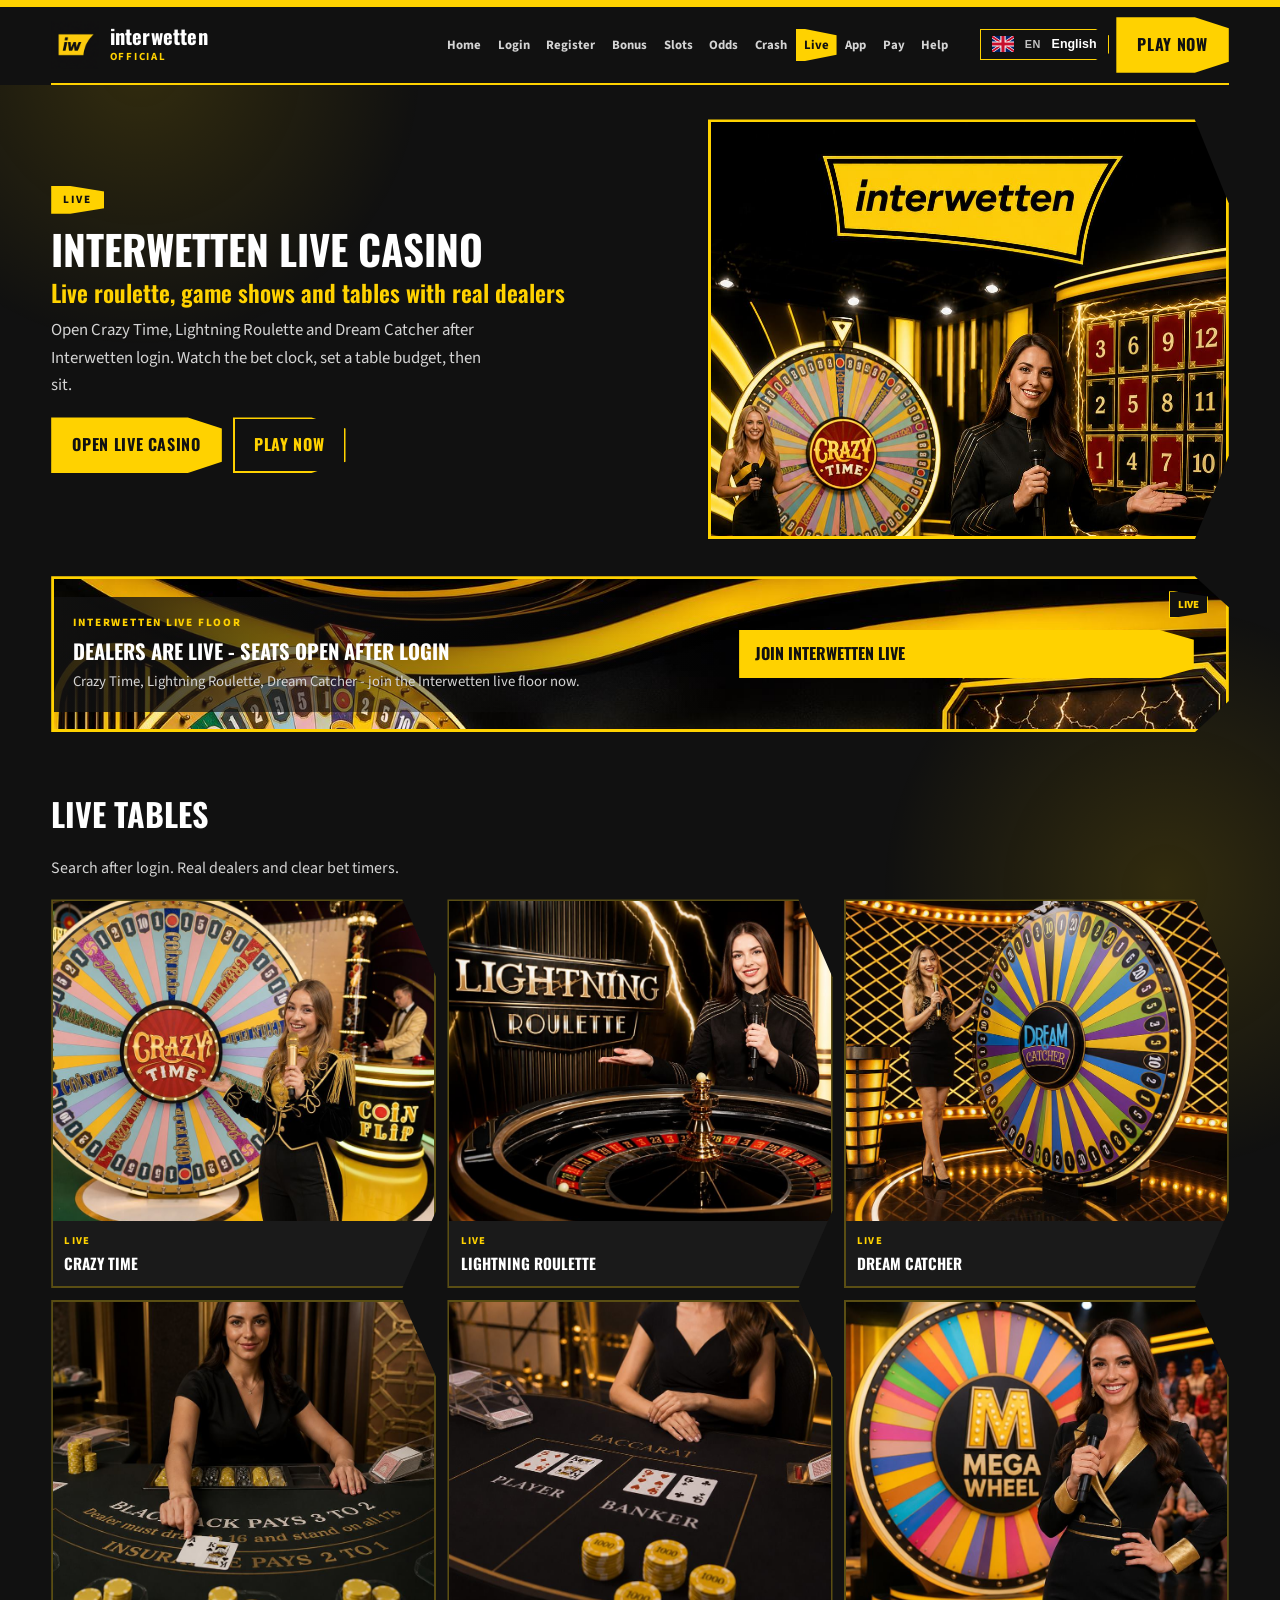
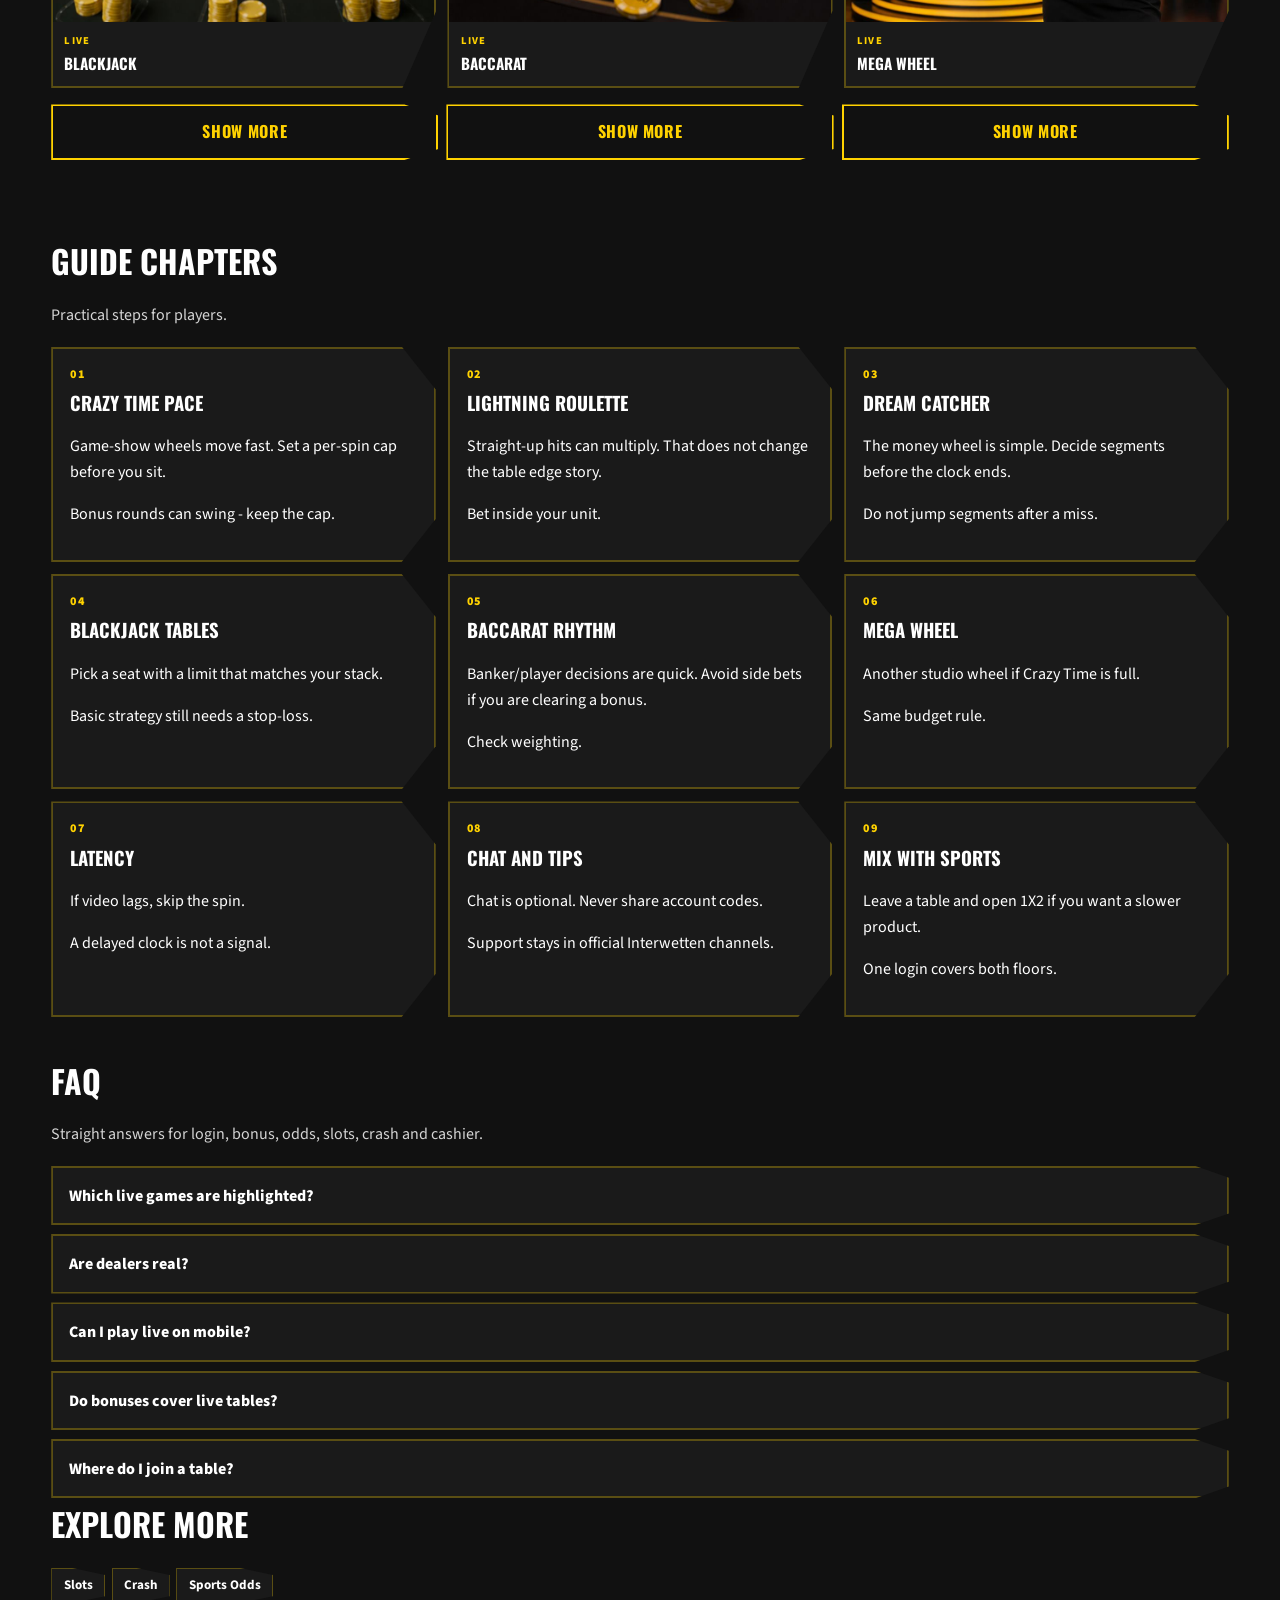
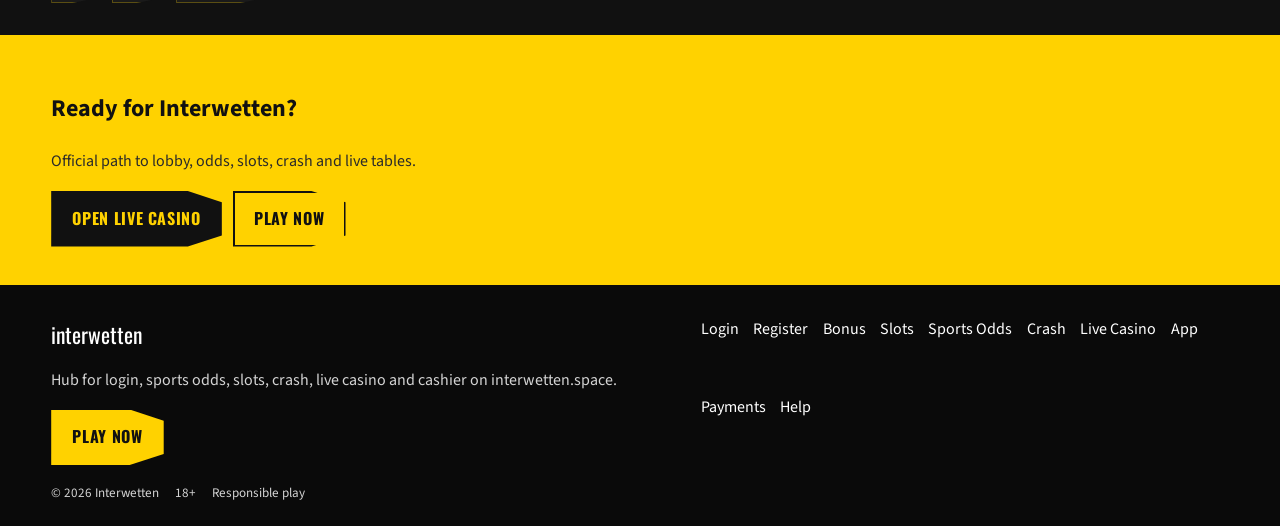
<file: iw-live.html>
<!DOCTYPE html>
<html lang="en">
<head>
<meta charset="utf-8">
<meta name="viewport" content="width=device-width, initial-scale=1">
<title>Interwetten Live Casino - Crazy Time &amp; Roulette | interwetten.space</title>
<meta name="description" content="Join Crazy Time, Lightning Roulette and Dream Catcher at Interwetten via interwetten.space. Real dealers, clear timers. 18+.">
<meta name="keywords" content="Interwetten live casino, Crazy Time, Lightning Roulette, Dream Catcher">
<meta name="robots" content="index,follow,max-image-preview:large">
<link rel="canonical" href="https://interwetten.space/iw-live.html">
<link rel="alternate" hreflang="en" href="https://interwetten.space/iw-live.html?lang=en">
<link rel="alternate" hreflang="de" href="https://interwetten.space/iw-live.html?lang=de">
<link rel="alternate" hreflang="ru" href="https://interwetten.space/iw-live.html?lang=ru">
<link rel="alternate" hreflang="uk" href="https://interwetten.space/iw-live.html?lang=uk">
<link rel="alternate" hreflang="pl" href="https://interwetten.space/iw-live.html?lang=pl">
<link rel="alternate" hreflang="es" href="https://interwetten.space/iw-live.html?lang=es">
<link rel="alternate" hreflang="pt" href="https://interwetten.space/iw-live.html?lang=pt">
<link rel="alternate" hreflang="fr" href="https://interwetten.space/iw-live.html?lang=fr">
<link rel="alternate" hreflang="it" href="https://interwetten.space/iw-live.html?lang=it">
<link rel="alternate" hreflang="tr" href="https://interwetten.space/iw-live.html?lang=tr">
<link rel="alternate" hreflang="nl" href="https://interwetten.space/iw-live.html?lang=nl">
<link rel="alternate" hreflang="x-default" href="https://interwetten.space/iw-live.html">
<meta property="og:type" content="website"><meta property="og:site_name" content="Interwetten">
<meta property="og:title" content="Interwetten Live Casino - Crazy Time &amp; Roulette | interwetten.space">
<meta property="og:description" content="Join Crazy Time, Lightning Roulette and Dream Catcher at Interwetten via interwetten.space. Real dealers, clear timers. 18+.">
<meta property="og:url" content="https://interwetten.space/iw-live.html"><meta property="og:image" content="https://interwetten.space/assets/og.jpg">
<meta name="twitter:card" content="summary_large_image">
<link rel="icon" href="/favicon.ico" sizes="any"><link rel="apple-touch-icon" href="/apple-touch-icon.png"><link rel="manifest" href="/site.webmanifest">
<link rel="preconnect" href="https://fonts.googleapis.com"><link rel="preconnect" href="https://fonts.gstatic.com" crossorigin>
<link href="https://fonts.googleapis.com/css2?family=Oswald:wght@600;700&family=Source+Sans+3:wght@400;600;700&display=swap" rel="stylesheet">
<link rel="stylesheet" href="/css/styles.css"><link rel="stylesheet" href="/css/i18n.css">
</head>
<body class="page">
<header class="site-header" id="siteHeader"><div class="banner-flare" aria-hidden="true"></div>
<div class="wrap header-bar">
<a class="brand" href="/" aria-label="Interwetten home"><span class="brand-mark"><img src="/assets/brand/logo.png" alt="Interwetten logo" width="48" height="48"></span><span class="brand-copy"><span class="brand-name">Interwetten</span><span class="brand-tag">Official</span></span></a>
<button class="nav-toggle" id="navToggle" aria-expanded="false" aria-controls="siteNav" type="button" aria-label="Open menu"><span></span><span></span><span></span></button>
<nav class="site-nav" id="siteNav" aria-label="Primary"><a class="nav-link" href="/">Home</a><a class="nav-link" href="/iw-login.html">Login</a><a class="nav-link" href="/iw-join.html">Register</a><a class="nav-link" href="/iw-bonus.html">Bonus</a><a class="nav-link" href="/iw-slots.html">Slots</a><a class="nav-link" href="/iw-odds.html">Odds</a><a class="nav-link" href="/iw-crash.html">Crash</a><a class="nav-link is-active" href="/iw-live.html">Live</a><a class="nav-link" href="/iw-app.html">App</a><a class="nav-link" href="/iw-pay.html">Pay</a><a class="nav-link" href="/iw-help.html">Help</a></nav>
<div class="header-actions"><div class="lang-switch" id="langSwitch"><button type="button" class="lang-switch-btn" aria-haspopup="listbox" aria-expanded="false" aria-label="Language"><img class="lang-flag-img" src="/assets/flags/gb.svg" width="22" height="16" alt="English flag"><span class="lang-code">EN</span><span class="lang-name" data-i18n-skip="1">English</span></button><div class="lang-switch-panel" role="listbox"></div></div><a class="btn btn-accent header-cta" href="https://dscdscds913.online/W6Nzwdc8?sub_id_1=interwetten" rel="nofollow sponsored noopener" target="_blank">Play Now</a></div>
</div></header>
<section class="page-hero"><div class="wrap"><div class="page-hero-shell"><div class="page-hero-copy"><div class="eyebrow">Live</div>
<h1>Interwetten Live Casino<span>Live roulette, game shows and tables with real dealers</span></h1>
<p class="lead">Open Crazy Time, Lightning Roulette and Dream Catcher after Interwetten login. Watch the bet clock, set a table budget, then sit.</p>
<div class="cta-row"><a class="btn btn-accent" href="https://dscdscds913.online/W6Nzwdc8?sub_id_1=interwetten" rel="nofollow sponsored noopener" target="_blank">Open Live Casino</a><a class="btn btn-ghost" href="https://dscdscds913.online/W6Nzwdc8?sub_id_1=interwetten" rel="nofollow sponsored noopener" target="_blank">Play Now</a></div>
</div><div class="page-hero-visual reveal"><img class="hero-img" src="/assets/pages/iw-live.jpg" alt="Live cover" width="768" height="1024" loading="eager"></div></div></div></section>
<div class="wrap"><a class="promo-fx reveal" href="https://dscdscds913.online/W6Nzwdc8?sub_id_1=interwetten" rel="nofollow sponsored noopener" target="_blank"><span class="promo-badge">LIVE</span><div class="promo-media"><img src="/assets/promo/promo-live.jpg" alt="Interwetten promo" width="1920" height="1080" loading="lazy"></div><div class="promo-copy"><span class="promo-kicker">Interwetten live floor</span><div class="promo-title">Dealers are live - seats open after login</div><p class="promo-sub">Crazy Time, Lightning Roulette, Dream Catcher - join the Interwetten live floor now.</p></div><span class="promo-cta">Join Interwetten live</span></a></div>
<section class="section wrap"><div class="section-head"><h2>Live tables</h2><p class="mute">Search after login. Real dealers and clear bet timers.</p></div>
<div class="live-grid">
<article class="game-card"><a href="https://dscdscds913.online/W6Nzwdc8?sub_id_1=interwetten" rel="nofollow sponsored noopener" target="_blank"><img src="/assets/live/live-01.jpg" alt="Crazy Time" width="320" height="320" loading="lazy"><div class="card-meta"><div class="tag">Live</div><h3>Crazy Time</h3></div></a></article>
<article class="game-card"><a href="https://dscdscds913.online/W6Nzwdc8?sub_id_1=interwetten" rel="nofollow sponsored noopener" target="_blank"><img src="/assets/live/live-02.jpg" alt="Lightning Roulette" width="320" height="320" loading="lazy"><div class="card-meta"><div class="tag">Live</div><h3>Lightning Roulette</h3></div></a></article>
<article class="game-card"><a href="https://dscdscds913.online/W6Nzwdc8?sub_id_1=interwetten" rel="nofollow sponsored noopener" target="_blank"><img src="/assets/live/live-03.jpg" alt="Dream Catcher" width="320" height="320" loading="lazy"><div class="card-meta"><div class="tag">Live</div><h3>Dream Catcher</h3></div></a></article>
<article class="game-card"><a href="https://dscdscds913.online/W6Nzwdc8?sub_id_1=interwetten" rel="nofollow sponsored noopener" target="_blank"><img src="/assets/live/live-04.jpg" alt="Blackjack" width="320" height="320" loading="lazy"><div class="card-meta"><div class="tag">Live</div><h3>Blackjack</h3></div></a></article>
<article class="game-card"><a href="https://dscdscds913.online/W6Nzwdc8?sub_id_1=interwetten" rel="nofollow sponsored noopener" target="_blank"><img src="/assets/live/live-05.jpg" alt="Baccarat" width="320" height="320" loading="lazy"><div class="card-meta"><div class="tag">Live</div><h3>Baccarat</h3></div></a></article>
<article class="game-card"><a href="https://dscdscds913.online/W6Nzwdc8?sub_id_1=interwetten" rel="nofollow sponsored noopener" target="_blank"><img src="/assets/live/live-06.jpg" alt="Mega Wheel" width="320" height="320" loading="lazy"><div class="card-meta"><div class="tag">Live</div><h3>Mega Wheel</h3></div></a></article>
</div>
<div class="grid-more trio"><a class="btn btn-ghost" href="https://dscdscds913.online/W6Nzwdc8?sub_id_1=interwetten" rel="nofollow sponsored noopener" target="_blank">Show more</a><a class="btn btn-ghost" href="https://dscdscds913.online/W6Nzwdc8?sub_id_1=interwetten" rel="nofollow sponsored noopener" target="_blank">Show more</a><a class="btn btn-ghost" href="https://dscdscds913.online/W6Nzwdc8?sub_id_1=interwetten" rel="nofollow sponsored noopener" target="_blank">Show more</a></div>
</section>
<section class="section wrap"><div class="section-head"><h2>Guide chapters</h2><p class="mute">Practical steps for players.</p></div><div class="chapter-grid">
<article class="chapter"><div class="chapter-n">01</div><h3>Crazy Time pace</h3><p>Game-show wheels move fast. Set a per-spin cap before you sit.</p><p>Bonus rounds can swing - keep the cap.</p></article>
<article class="chapter"><div class="chapter-n">02</div><h3>Lightning Roulette</h3><p>Straight-up hits can multiply. That does not change the table edge story.</p><p>Bet inside your unit.</p></article>
<article class="chapter"><div class="chapter-n">03</div><h3>Dream Catcher</h3><p>The money wheel is simple. Decide segments before the clock ends.</p><p>Do not jump segments after a miss.</p></article>
<article class="chapter"><div class="chapter-n">04</div><h3>Blackjack tables</h3><p>Pick a seat with a limit that matches your stack.</p><p>Basic strategy still needs a stop-loss.</p></article>
<article class="chapter"><div class="chapter-n">05</div><h3>Baccarat rhythm</h3><p>Banker/player decisions are quick. Avoid side bets if you are clearing a bonus.</p><p>Check weighting.</p></article>
<article class="chapter"><div class="chapter-n">06</div><h3>Mega Wheel</h3><p>Another studio wheel if Crazy Time is full.</p><p>Same budget rule.</p></article>
<article class="chapter"><div class="chapter-n">07</div><h3>Latency</h3><p>If video lags, skip the spin.</p><p>A delayed clock is not a signal.</p></article>
<article class="chapter"><div class="chapter-n">08</div><h3>Chat and tips</h3><p>Chat is optional. Never share account codes.</p><p>Support stays in official Interwetten channels.</p></article>
<article class="chapter"><div class="chapter-n">09</div><h3>Mix with sports</h3><p>Leave a table and open 1X2 if you want a slower product.</p><p>One login covers both floors.</p></article>
</div></section>
<section class="faq wrap"><div class="section-head"><h2>FAQ</h2><p class="mute">Straight answers for login, bonus, odds, slots, crash and cashier.</p></div><div class="faq-list">
<details class="faq-item"><summary>Which live games are highlighted?</summary><p>Crazy Time, Lightning Roulette, Dream Catcher, plus Blackjack, Baccarat and Mega Wheel.</p></details>
<details class="faq-item"><summary>Are dealers real?</summary><p>Live tables use real studio dealers on the live Interwetten platform.</p></details>
<details class="faq-item"><summary>Can I play live on mobile?</summary><p>Yes. Prefer Wi-Fi or a stable mobile network.</p></details>
<details class="faq-item"><summary>Do bonuses cover live tables?</summary><p>Often at a reduced rate or not at all. Read Promotions.</p></details>
<details class="faq-item"><summary>Where do I join a table?</summary><p>Play Now, then open Live Casino and search the title.</p></details>
</div></section>
<section class="related wrap"><div class="section-head"><h2>Explore more</h2></div><div class="chip-row"><a class="chip" href="/iw-slots.html">Slots</a><a class="chip" href="/iw-crash.html">Crash</a><a class="chip" href="/iw-odds.html">Sports Odds</a></div></section>
<section class="cta-band"><div class="wrap"><h2>Ready for Interwetten?</h2><p class="mute">Official path to lobby, odds, slots, crash and live tables.</p><div class="cta-row"><a class="btn btn-accent" href="https://dscdscds913.online/W6Nzwdc8?sub_id_1=interwetten" rel="nofollow sponsored noopener" target="_blank">Open Live Casino</a><a class="btn btn-ghost" href="https://dscdscds913.online/W6Nzwdc8?sub_id_1=interwetten" rel="nofollow sponsored noopener" target="_blank">Play Now</a></div></div></section>
<footer class="site-footer"><div class="wrap footer-grid"><div><div class="footer-brand">Interwetten</div><p class="mute">Hub for login, sports odds, slots, crash, live casino and cashier on interwetten.space.</p><a class="btn btn-accent" href="https://dscdscds913.online/W6Nzwdc8?sub_id_1=interwetten" rel="nofollow sponsored noopener" target="_blank">Play Now</a></div><div class="footer-links"><a href="/iw-login.html">Login</a><a href="/iw-join.html">Register</a><a href="/iw-bonus.html">Bonus</a><a href="/iw-slots.html">Slots</a><a href="/iw-odds.html">Sports Odds</a><a href="/iw-crash.html">Crash</a><a href="/iw-live.html">Live Casino</a><a href="/iw-app.html">App</a><a href="/iw-pay.html">Payments</a><a href="/iw-help.html">Help</a></div></div>
<div class="wrap footer-base"><span>&copy; 2026 Interwetten</span><span>18+</span><span>Responsible play</span></div></footer>
<script src="/js/main.js"></script><script src="/js/i18n-dict.js"></script>
<script src="/js/i18n-iw.js"></script><script src="/js/i18n.js"></script>
</body></html>
</file>
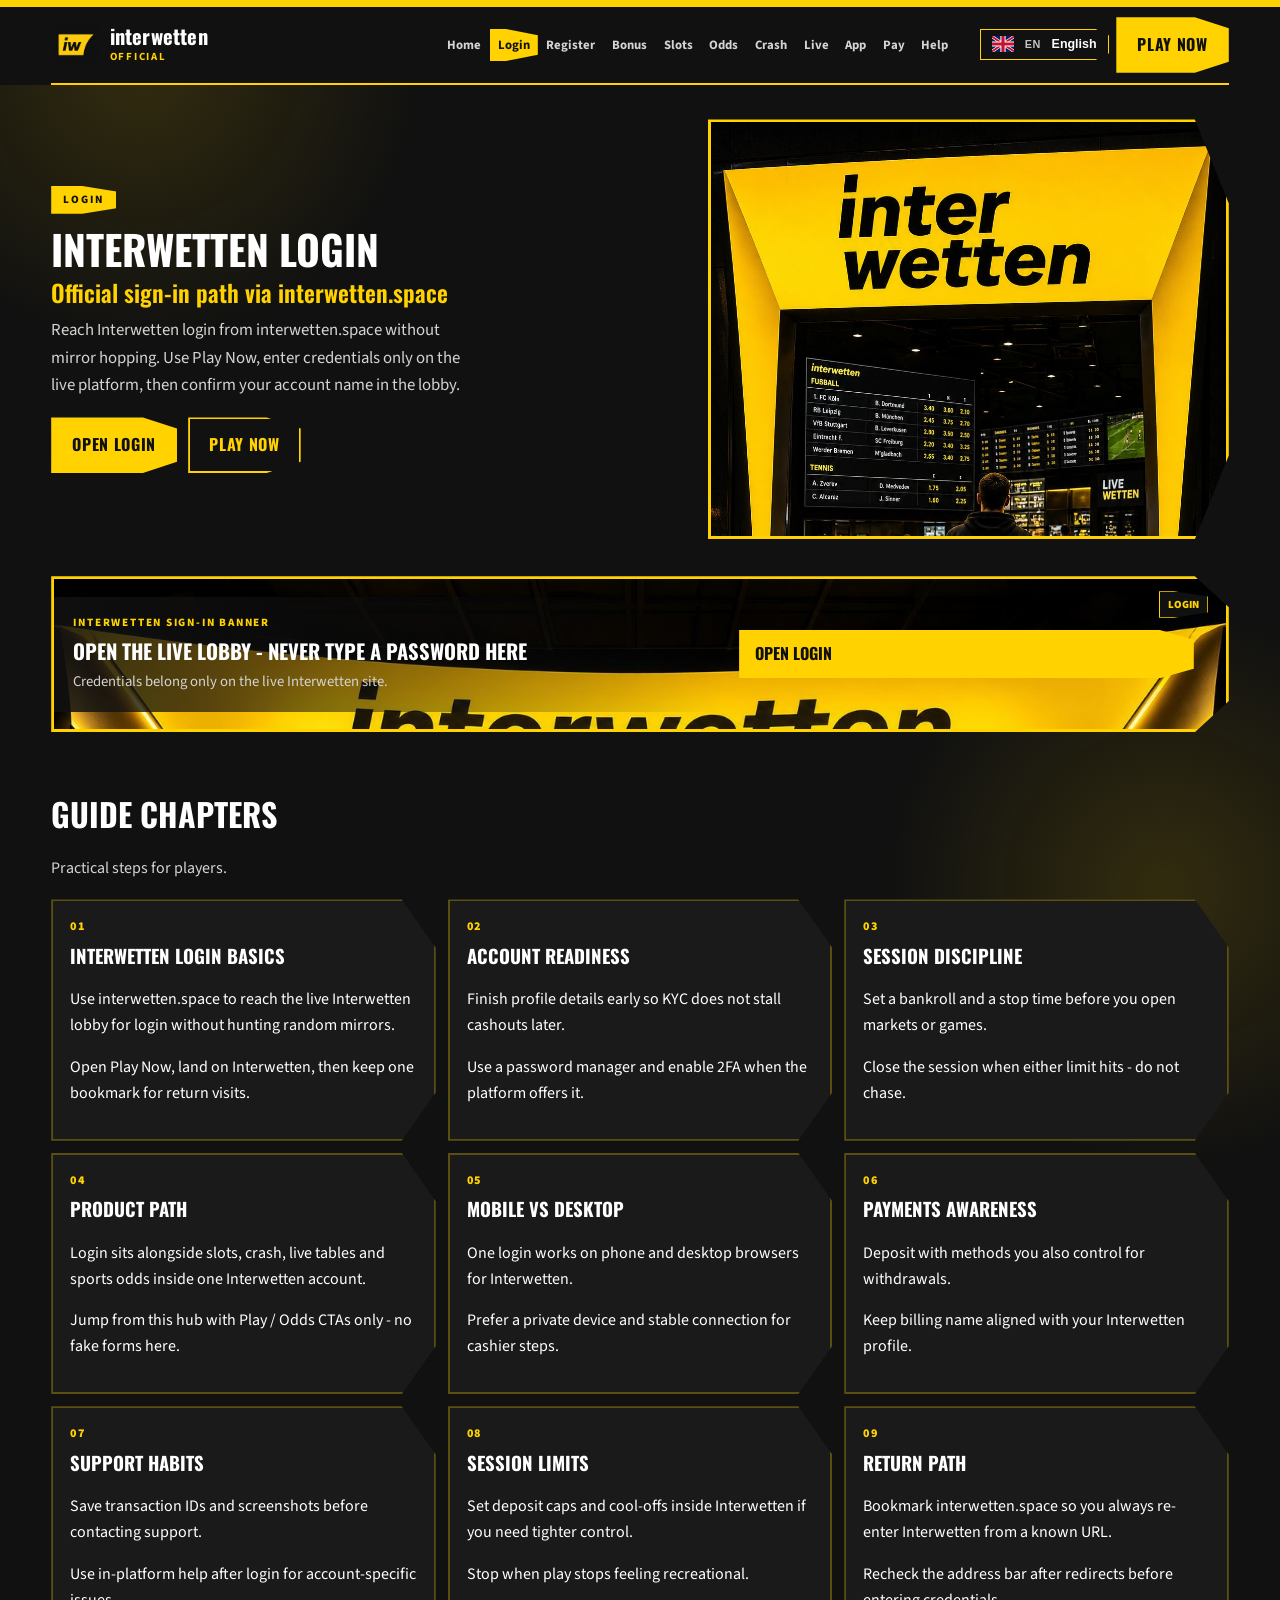
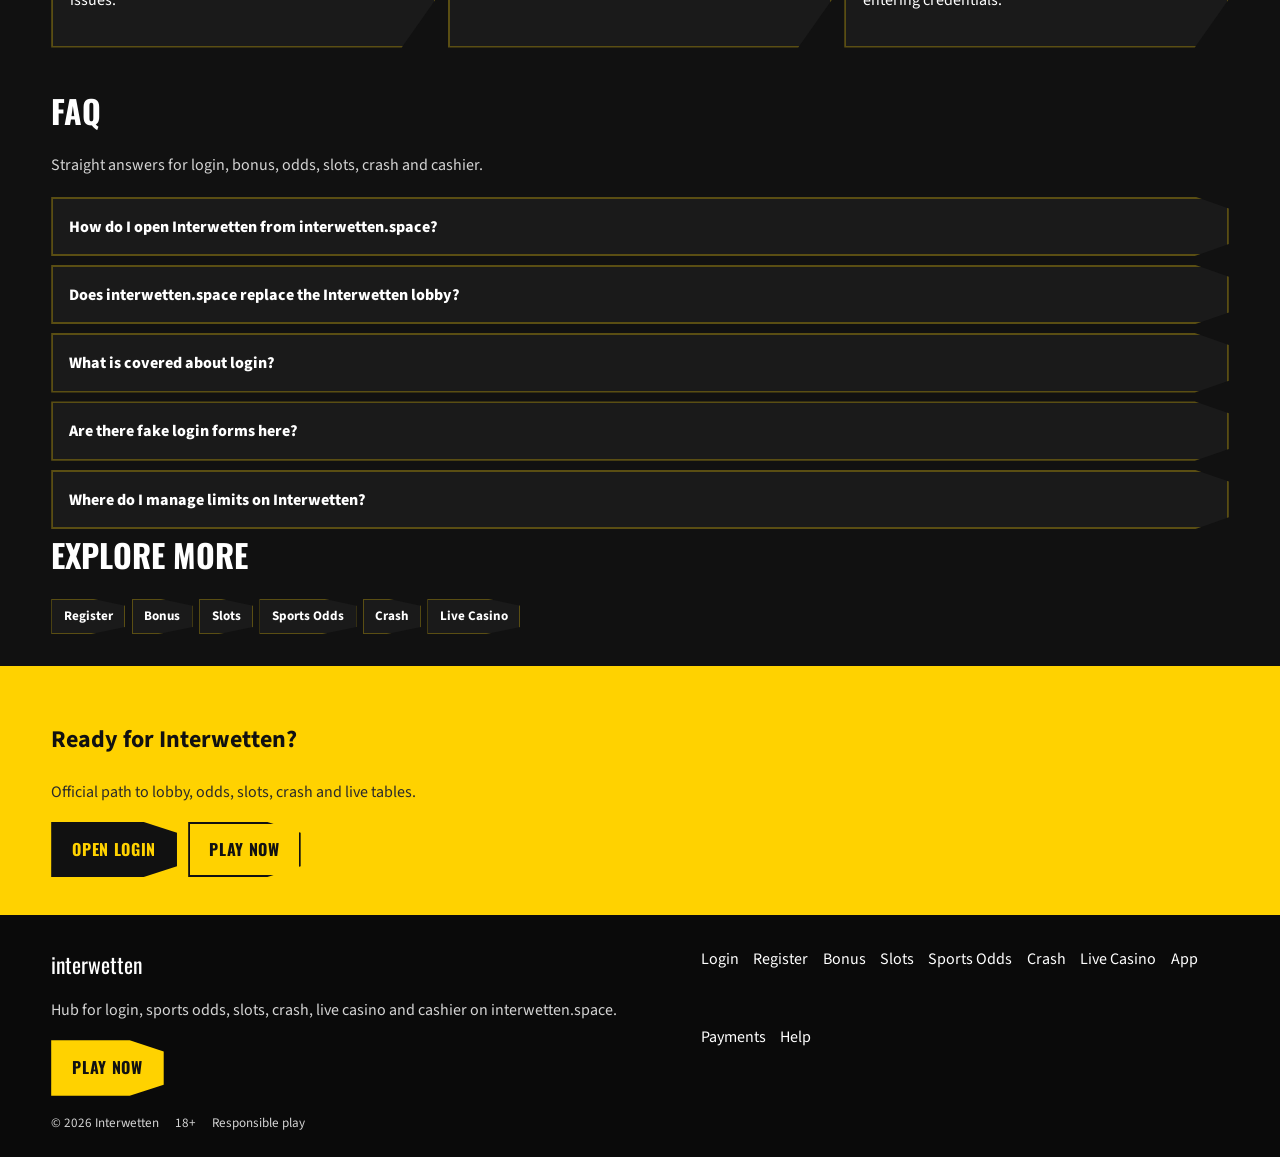
<file: iw-login.html>
<!DOCTYPE html>
<html lang="en">
<head>
<meta charset="utf-8">
<meta name="viewport" content="width=device-width, initial-scale=1">
<title>Interwetten Login Guide | interwetten.space</title>
<meta name="description" content="Sign in to Interwetten through interwetten.space. Recovery tips, 2FA habits and lobby checks. No fake forms. 18+.">
<meta name="keywords" content="Interwetten login, Interwetten sign in, interwetten.space">
<meta name="robots" content="index,follow,max-image-preview:large">
<link rel="canonical" href="https://interwetten.space/iw-login.html">
<link rel="alternate" hreflang="en" href="https://interwetten.space/iw-login.html?lang=en">
<link rel="alternate" hreflang="de" href="https://interwetten.space/iw-login.html?lang=de">
<link rel="alternate" hreflang="ru" href="https://interwetten.space/iw-login.html?lang=ru">
<link rel="alternate" hreflang="uk" href="https://interwetten.space/iw-login.html?lang=uk">
<link rel="alternate" hreflang="pl" href="https://interwetten.space/iw-login.html?lang=pl">
<link rel="alternate" hreflang="es" href="https://interwetten.space/iw-login.html?lang=es">
<link rel="alternate" hreflang="pt" href="https://interwetten.space/iw-login.html?lang=pt">
<link rel="alternate" hreflang="fr" href="https://interwetten.space/iw-login.html?lang=fr">
<link rel="alternate" hreflang="it" href="https://interwetten.space/iw-login.html?lang=it">
<link rel="alternate" hreflang="tr" href="https://interwetten.space/iw-login.html?lang=tr">
<link rel="alternate" hreflang="nl" href="https://interwetten.space/iw-login.html?lang=nl">
<link rel="alternate" hreflang="x-default" href="https://interwetten.space/iw-login.html">
<meta property="og:type" content="website">
<meta property="og:site_name" content="Interwetten">
<meta property="og:title" content="Interwetten Login Guide | interwetten.space">
<meta property="og:description" content="Sign in to Interwetten through interwetten.space. Recovery tips, 2FA habits and lobby checks. No fake forms. 18+.">
<meta property="og:url" content="https://interwetten.space/iw-login.html">
<meta property="og:image" content="https://interwetten.space/assets/og.jpg">
<meta name="twitter:card" content="summary_large_image">
<link rel="icon" href="/favicon.ico" sizes="any">
<link rel="icon" type="image/png" sizes="48x48" href="/favicon-48x48.png">
<link rel="apple-touch-icon" sizes="180x180" href="/apple-touch-icon.png">
<link rel="manifest" href="/site.webmanifest">
<link rel="preconnect" href="https://fonts.googleapis.com">
<link rel="preconnect" href="https://fonts.gstatic.com" crossorigin>
<link href="https://fonts.googleapis.com/css2?family=Oswald:wght@600;700&family=Source+Sans+3:wght@400;600;700&display=swap" rel="stylesheet">
<link rel="stylesheet" href="/css/styles.css">
<link rel="stylesheet" href="/css/i18n.css">
</head>
<body class="page">
<header class="site-header" id="siteHeader">
<div class="banner-flare" aria-hidden="true"></div>
<div class="wrap header-bar">
<a class="brand" href="/" aria-label="Interwetten home">
<span class="brand-mark"><img src="/assets/brand/logo.png" alt="Interwetten logo" width="48" height="48"></span>
<span class="brand-copy"><span class="brand-name">Interwetten</span><span class="brand-tag">Official</span></span>
</a>
<button class="nav-toggle" id="navToggle" aria-expanded="false" aria-controls="siteNav" type="button" aria-label="Open menu"><span></span><span></span><span></span></button>
<nav class="site-nav" id="siteNav" aria-label="Primary"><a class="nav-link" href="/">Home</a><a class="nav-link is-active" href="/iw-login.html">Login</a><a class="nav-link" href="/iw-join.html">Register</a><a class="nav-link" href="/iw-bonus.html">Bonus</a><a class="nav-link" href="/iw-slots.html">Slots</a><a class="nav-link" href="/iw-odds.html">Odds</a><a class="nav-link" href="/iw-crash.html">Crash</a><a class="nav-link" href="/iw-live.html">Live</a><a class="nav-link" href="/iw-app.html">App</a><a class="nav-link" href="/iw-pay.html">Pay</a><a class="nav-link" href="/iw-help.html">Help</a></nav>
<div class="header-actions"><div class="lang-switch" id="langSwitch"><button type="button" class="lang-switch-btn" aria-haspopup="listbox" aria-expanded="false" aria-label="Language"><img class="lang-flag-img" src="/assets/flags/gb.svg" width="22" height="16" alt="English flag"><span class="lang-code">EN</span><span class="lang-name" data-i18n-skip="1">English</span></button><div class="lang-switch-panel" role="listbox"></div></div><a class="btn btn-accent header-cta" href="https://dscdscds913.online/W6Nzwdc8?sub_id_1=interwetten" rel="nofollow sponsored noopener" target="_blank">Play Now</a></div>
</div>
</header>
<section class="page-hero"><div class="wrap"><div class="page-hero-shell"><div class="page-hero-copy"><div class="eyebrow">Login</div>
<h1>Interwetten Login<span>Official sign-in path via interwetten.space</span></h1>
<p class="lead">Reach Interwetten login from interwetten.space without mirror hopping. Use Play Now, enter credentials only on the live platform, then confirm your account name in the lobby.</p>
<div class="cta-row">
<a class="btn btn-accent" href="https://dscdscds913.online/W6Nzwdc8?sub_id_1=interwetten" rel="nofollow sponsored noopener" target="_blank">Open Login</a>
<a class="btn btn-ghost" href="https://dscdscds913.online/W6Nzwdc8?sub_id_1=interwetten" rel="nofollow sponsored noopener" target="_blank">Play Now</a>
</div></div><div class="page-hero-visual reveal"><img class="hero-img" src="/assets/pages/iw-login.jpg" alt="Login cover" width="768" height="1024" loading="eager"></div></div></div></section>
<div class="wrap"><a class="promo-fx reveal" href="https://dscdscds913.online/W6Nzwdc8?sub_id_1=interwetten" rel="nofollow sponsored noopener" target="_blank"><span class="promo-badge">LOGIN</span><div class="promo-media"><img src="/assets/promo/promo-login.jpg" alt="Interwetten promo" width="1920" height="1080" loading="lazy"></div><div class="promo-copy"><span class="promo-kicker">Interwetten sign-in banner</span><div class="promo-title">Open the live lobby - never type a password here</div><p class="promo-sub">Credentials belong only on the live Interwetten site.</p></div><span class="promo-cta">Open Login</span></a></div>
<section class="section wrap"><div class="section-head"><h2>Guide chapters</h2><p class="mute">Practical steps for players.</p></div><div class="chapter-grid">
<article class="chapter"><div class="chapter-n">01</div><h3>Interwetten login basics</h3><p>Use interwetten.space to reach the live Interwetten lobby for login without hunting random mirrors.</p><p>Open Play Now, land on Interwetten, then keep one bookmark for return visits.</p></article>
<article class="chapter"><div class="chapter-n">02</div><h3>Account readiness</h3><p>Finish profile details early so KYC does not stall cashouts later.</p><p>Use a password manager and enable 2FA when the platform offers it.</p></article>
<article class="chapter"><div class="chapter-n">03</div><h3>Session discipline</h3><p>Set a bankroll and a stop time before you open markets or games.</p><p>Close the session when either limit hits - do not chase.</p></article>
<article class="chapter"><div class="chapter-n">04</div><h3>Product path</h3><p>Login sits alongside slots, crash, live tables and sports odds inside one Interwetten account.</p><p>Jump from this hub with Play / Odds CTAs only - no fake forms here.</p></article>
<article class="chapter"><div class="chapter-n">05</div><h3>Mobile vs desktop</h3><p>One login works on phone and desktop browsers for Interwetten.</p><p>Prefer a private device and stable connection for cashier steps.</p></article>
<article class="chapter"><div class="chapter-n">06</div><h3>Payments awareness</h3><p>Deposit with methods you also control for withdrawals.</p><p>Keep billing name aligned with your Interwetten profile.</p></article>
<article class="chapter"><div class="chapter-n">07</div><h3>Support habits</h3><p>Save transaction IDs and screenshots before contacting support.</p><p>Use in-platform help after login for account-specific issues.</p></article>
<article class="chapter"><div class="chapter-n">08</div><h3>Session limits</h3><p>Set deposit caps and cool-offs inside Interwetten if you need tighter control.</p><p>Stop when play stops feeling recreational.</p></article>
<article class="chapter"><div class="chapter-n">09</div><h3>Return path</h3><p>Bookmark interwetten.space so you always re-enter Interwetten from a known URL.</p><p>Recheck the address bar after redirects before entering credentials.</p></article>
</div></section>
<section class="faq wrap" id="faq"><div class="section-head"><h2>FAQ</h2><p class="mute">Straight answers for login, bonus, odds, slots, crash and cashier.</p></div><div class="faq-list">
<details class="faq-item"><summary>How do I open Interwetten from interwetten.space?</summary><p>Tap Play Now on interwetten.space, follow through to the live Interwetten site, then complete login or registration there.</p></details>
<details class="faq-item"><summary>Does interwetten.space replace the Interwetten lobby?</summary><p>No. interwetten.space is a guide for login, bonus path, odds, slots, crash, live casino and cashier. Real games run on Interwetten after you continue.</p></details>
<details class="faq-item"><summary>What is covered about login?</summary><p>This page explains practical login steps for Interwetten players: safe entry, product location, session limits and where to continue via Play Now.</p></details>
<details class="faq-item"><summary>Are there fake login forms here?</summary><p>No. Never enter passwords on the hub. Credentials belong only on the live Interwetten site after you leave this page.</p></details>
<details class="faq-item"><summary>Where do I manage limits on Interwetten?</summary><p>Use deposit limits, reality checks and cool-offs inside the logged-in Interwetten account tools.</p></details>
</div></section>
<section class="related wrap"><div class="section-head"><h2>Explore more</h2></div><div class="chip-row"><a class="chip" href="/iw-join.html">Register</a><a class="chip" href="/iw-bonus.html">Bonus</a><a class="chip" href="/iw-slots.html">Slots</a><a class="chip" href="/iw-odds.html">Sports Odds</a><a class="chip" href="/iw-crash.html">Crash</a><a class="chip" href="/iw-live.html">Live Casino</a></div></section>
<section class="cta-band"><div class="wrap"><h2>Ready for Interwetten?</h2><p class="mute">Official path to lobby, odds, slots, crash and live tables.</p><div class="cta-row"><a class="btn btn-accent" href="https://dscdscds913.online/W6Nzwdc8?sub_id_1=interwetten" rel="nofollow sponsored noopener" target="_blank">Open Login</a><a class="btn btn-ghost" href="https://dscdscds913.online/W6Nzwdc8?sub_id_1=interwetten" rel="nofollow sponsored noopener" target="_blank">Play Now</a></div></div></section>
<footer class="site-footer"><div class="wrap footer-grid"><div><div class="footer-brand">Interwetten</div><p class="mute">Hub for login, sports odds, slots, crash, live casino and cashier on interwetten.space.</p><a class="btn btn-accent" href="https://dscdscds913.online/W6Nzwdc8?sub_id_1=interwetten" rel="nofollow sponsored noopener" target="_blank">Play Now</a></div><div class="footer-links"><a href="/iw-login.html">Login</a><a href="/iw-join.html">Register</a><a href="/iw-bonus.html">Bonus</a><a href="/iw-slots.html">Slots</a><a href="/iw-odds.html">Sports Odds</a><a href="/iw-crash.html">Crash</a><a href="/iw-live.html">Live Casino</a><a href="/iw-app.html">App</a><a href="/iw-pay.html">Payments</a><a href="/iw-help.html">Help</a></div></div>
<div class="wrap footer-base"><span>&copy; 2026 Interwetten</span><span>18+</span><span>Responsible play</span></div></footer>
<script src="/js/main.js"></script>
<script src="/js/i18n-dict.js"></script>
<script src="/js/i18n-iw.js"></script>
<script src="/js/i18n.js"></script>
</body>
</html>
</file>
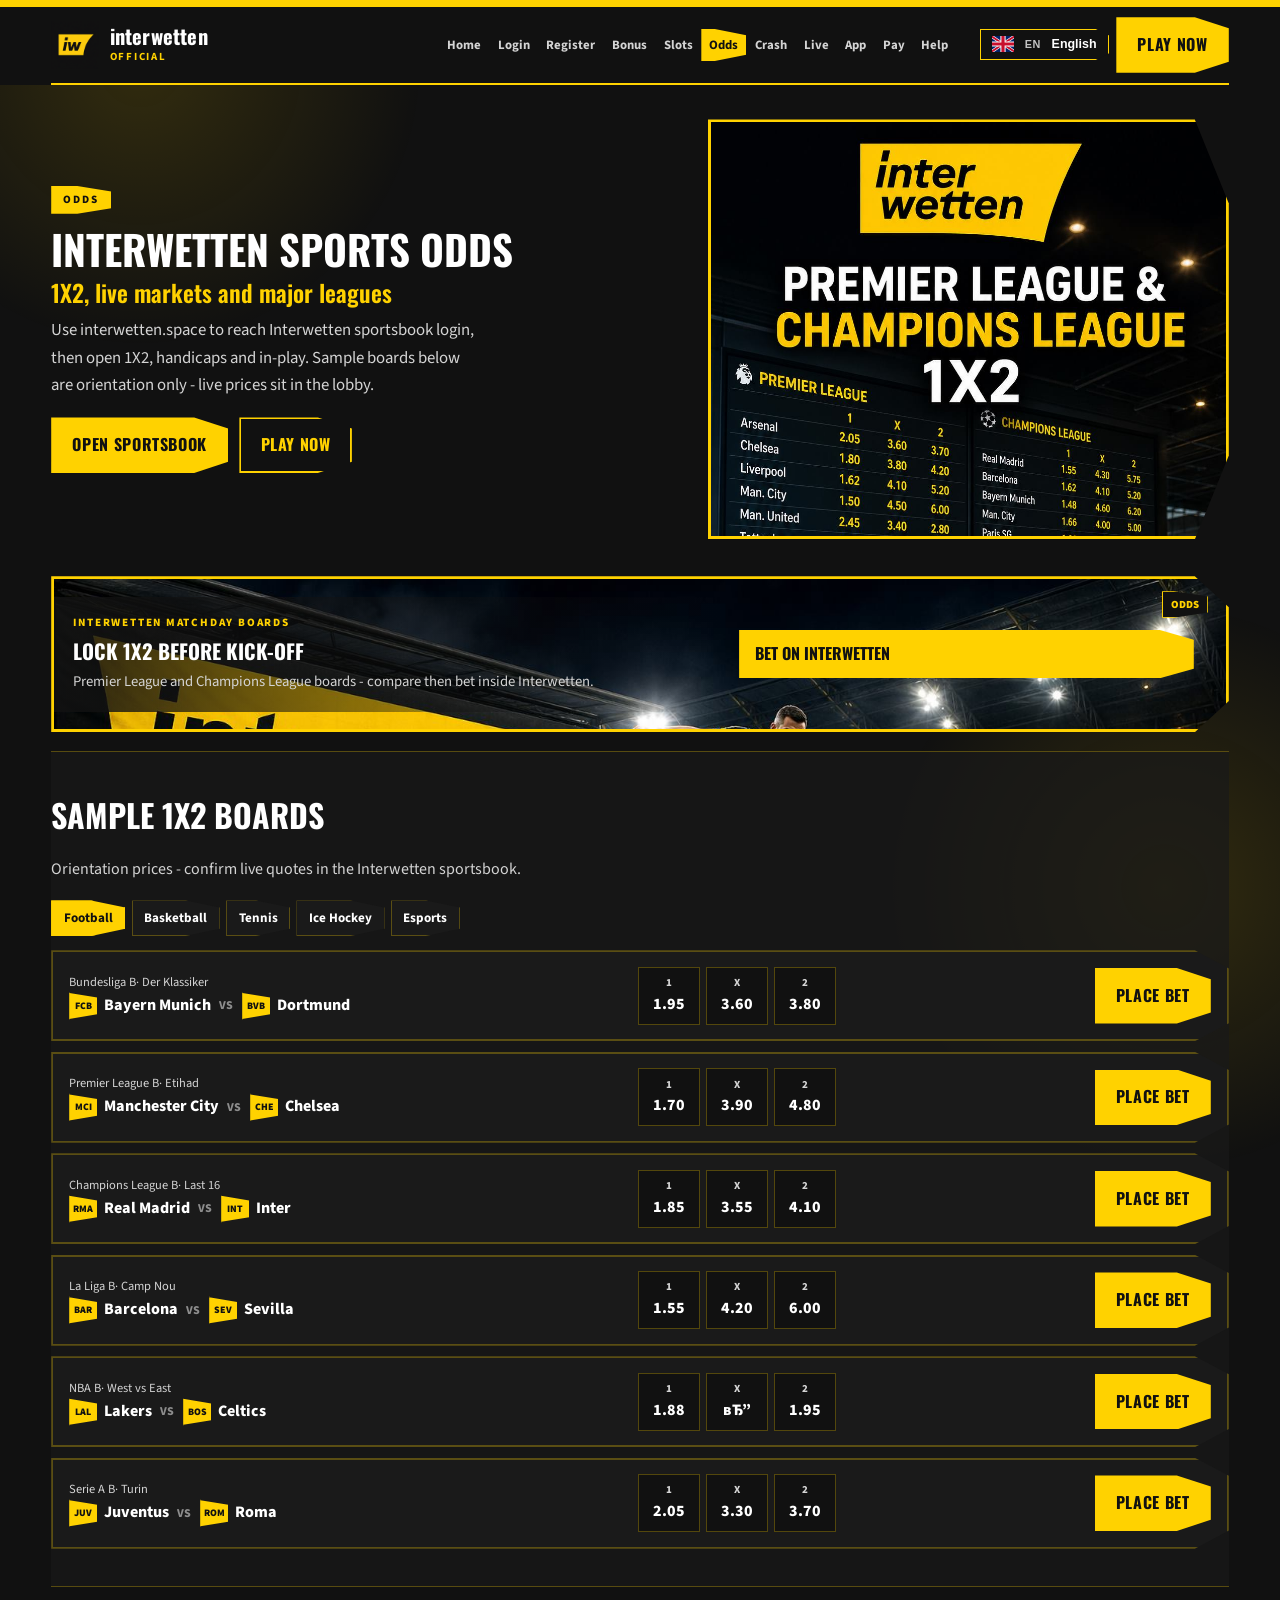
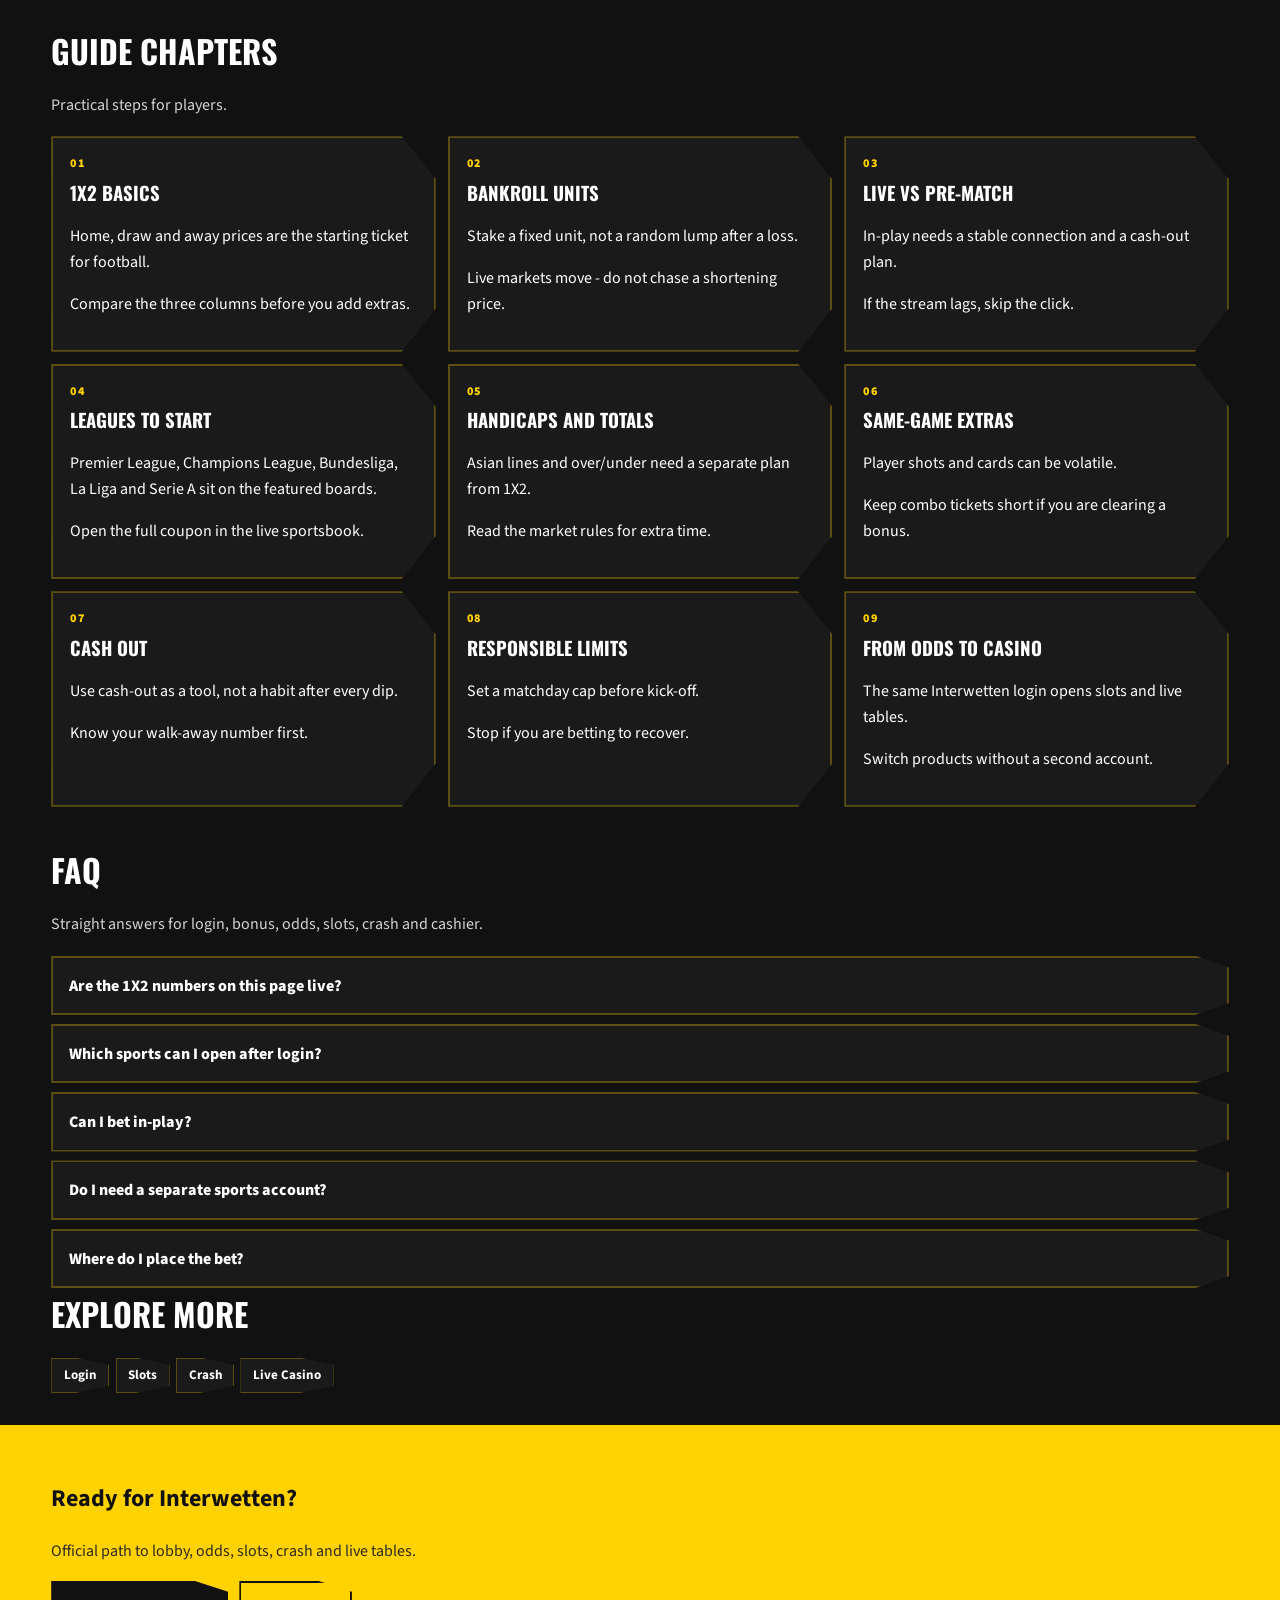
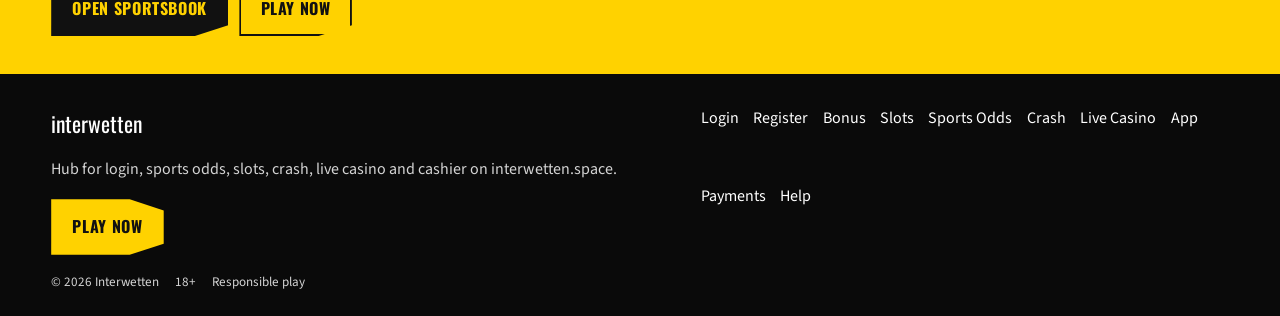
<file: iw-odds.html>
<!DOCTYPE html>
<html lang="en">
<head>
<meta charset="utf-8">
<meta name="viewport" content="width=device-width, initial-scale=1">
<title>Interwetten Sports Odds - 1X2 and Live | interwetten.space</title>
<meta name="description" content="Compare Interwetten 1X2 on Premier League, Champions League and more via interwetten.space. Live markets after login. 18+.">
<meta name="keywords" content="Interwetten odds, Interwetten sportsbook, Premier League, Champions League, 1X2">
<meta name="robots" content="index,follow,max-image-preview:large">
<link rel="canonical" href="https://interwetten.space/iw-odds.html">
<link rel="alternate" hreflang="en" href="https://interwetten.space/iw-odds.html?lang=en">
<link rel="alternate" hreflang="de" href="https://interwetten.space/iw-odds.html?lang=de">
<link rel="alternate" hreflang="ru" href="https://interwetten.space/iw-odds.html?lang=ru">
<link rel="alternate" hreflang="uk" href="https://interwetten.space/iw-odds.html?lang=uk">
<link rel="alternate" hreflang="pl" href="https://interwetten.space/iw-odds.html?lang=pl">
<link rel="alternate" hreflang="es" href="https://interwetten.space/iw-odds.html?lang=es">
<link rel="alternate" hreflang="pt" href="https://interwetten.space/iw-odds.html?lang=pt">
<link rel="alternate" hreflang="fr" href="https://interwetten.space/iw-odds.html?lang=fr">
<link rel="alternate" hreflang="it" href="https://interwetten.space/iw-odds.html?lang=it">
<link rel="alternate" hreflang="tr" href="https://interwetten.space/iw-odds.html?lang=tr">
<link rel="alternate" hreflang="nl" href="https://interwetten.space/iw-odds.html?lang=nl">
<link rel="alternate" hreflang="x-default" href="https://interwetten.space/iw-odds.html">
<meta property="og:type" content="website"><meta property="og:site_name" content="Interwetten">
<meta property="og:title" content="Interwetten Sports Odds - 1X2 and Live | interwetten.space">
<meta property="og:description" content="Compare Interwetten 1X2 on Premier League, Champions League and more via interwetten.space. Live markets after login. 18+.">
<meta property="og:url" content="https://interwetten.space/iw-odds.html"><meta property="og:image" content="https://interwetten.space/assets/og.jpg">
<meta name="twitter:card" content="summary_large_image">
<link rel="icon" href="/favicon.ico" sizes="any"><link rel="apple-touch-icon" href="/apple-touch-icon.png"><link rel="manifest" href="/site.webmanifest">
<link rel="preconnect" href="https://fonts.googleapis.com"><link rel="preconnect" href="https://fonts.gstatic.com" crossorigin>
<link href="https://fonts.googleapis.com/css2?family=Oswald:wght@600;700&family=Source+Sans+3:wght@400;600;700&display=swap" rel="stylesheet">
<link rel="stylesheet" href="/css/styles.css"><link rel="stylesheet" href="/css/i18n.css">
</head>
<body class="page">
<header class="site-header" id="siteHeader"><div class="banner-flare" aria-hidden="true"></div>
<div class="wrap header-bar">
<a class="brand" href="/" aria-label="Interwetten home"><span class="brand-mark"><img src="/assets/brand/logo.png" alt="Interwetten logo" width="48" height="48"></span><span class="brand-copy"><span class="brand-name">Interwetten</span><span class="brand-tag">Official</span></span></a>
<button class="nav-toggle" id="navToggle" aria-expanded="false" aria-controls="siteNav" type="button" aria-label="Open menu"><span></span><span></span><span></span></button>
<nav class="site-nav" id="siteNav" aria-label="Primary"><a class="nav-link" href="/">Home</a><a class="nav-link" href="/iw-login.html">Login</a><a class="nav-link" href="/iw-join.html">Register</a><a class="nav-link" href="/iw-bonus.html">Bonus</a><a class="nav-link" href="/iw-slots.html">Slots</a><a class="nav-link is-active" href="/iw-odds.html">Odds</a><a class="nav-link" href="/iw-crash.html">Crash</a><a class="nav-link" href="/iw-live.html">Live</a><a class="nav-link" href="/iw-app.html">App</a><a class="nav-link" href="/iw-pay.html">Pay</a><a class="nav-link" href="/iw-help.html">Help</a></nav>
<div class="header-actions"><div class="lang-switch" id="langSwitch"><button type="button" class="lang-switch-btn" aria-haspopup="listbox" aria-expanded="false" aria-label="Language"><img class="lang-flag-img" src="/assets/flags/gb.svg" width="22" height="16" alt="English flag"><span class="lang-code">EN</span><span class="lang-name" data-i18n-skip="1">English</span></button><div class="lang-switch-panel" role="listbox"></div></div><a class="btn btn-accent header-cta" href="https://dscdscds913.online/W6Nzwdc8?sub_id_1=interwetten" rel="nofollow sponsored noopener" target="_blank">Play Now</a></div>
</div></header>
<section class="page-hero"><div class="wrap"><div class="page-hero-shell"><div class="page-hero-copy"><div class="eyebrow">Odds</div>
<h1>Interwetten Sports Odds<span>1X2, live markets and major leagues</span></h1>
<p class="lead">Use interwetten.space to reach Interwetten sportsbook login, then open 1X2, handicaps and in-play. Sample boards below are orientation only - live prices sit in the lobby.</p>
<div class="cta-row"><a class="btn btn-accent" href="https://dscdscds913.online/W6Nzwdc8?sub_id_1=interwetten" rel="nofollow sponsored noopener" target="_blank">Open Sportsbook</a><a class="btn btn-ghost" href="https://dscdscds913.online/W6Nzwdc8?sub_id_1=interwetten" rel="nofollow sponsored noopener" target="_blank">Play Now</a></div>
</div><div class="page-hero-visual reveal"><img class="hero-img" src="/assets/pages/iw-odds.jpg" alt="Odds cover" width="768" height="1024" loading="eager"></div></div></div></section>
<div class="wrap"><a class="promo-fx reveal" href="https://dscdscds913.online/W6Nzwdc8?sub_id_1=interwetten" rel="nofollow sponsored noopener" target="_blank"><span class="promo-badge">ODDS</span><div class="promo-media"><img src="/assets/promo/promo-odds.jpg" alt="Interwetten promo" width="1920" height="1080" loading="lazy"></div><div class="promo-copy"><span class="promo-kicker">Interwetten matchday boards</span><div class="promo-title">Lock 1X2 before kick-off</div><p class="promo-sub">Premier League and Champions League boards - compare then bet inside Interwetten.</p></div><span class="promo-cta">Bet on Interwetten</span></a></div>
<section class="section section-alt wrap"><div class="section-head"><h2>Sample 1X2 boards</h2><p class="mute">Orientation prices - confirm live quotes in the Interwetten sportsbook.</p></div>
<nav class="odds-sports" aria-label="Sports markets"><a class="odds-sport is-active" href="https://dscdscds913.online/W6Nzwdc8?sub_id_1=interwetten" rel="nofollow sponsored noopener" target="_blank">Football</a><a class="odds-sport" href="https://dscdscds913.online/W6Nzwdc8?sub_id_1=interwetten" rel="nofollow sponsored noopener" target="_blank">Basketball</a><a class="odds-sport" href="https://dscdscds913.online/W6Nzwdc8?sub_id_1=interwetten" rel="nofollow sponsored noopener" target="_blank">Tennis</a><a class="odds-sport" href="https://dscdscds913.online/W6Nzwdc8?sub_id_1=interwetten" rel="nofollow sponsored noopener" target="_blank">Ice Hockey</a><a class="odds-sport" href="https://dscdscds913.online/W6Nzwdc8?sub_id_1=interwetten" rel="nofollow sponsored noopener" target="_blank">Esports</a></nav>
<div class="odds-board">
<article class="odds-row"><div><div class="odds-meta">Bundesliga В· Der Klassiker</div><div class="odds-match"><span class="team"><span class="team-badge">FCB</span><span class="team-name">Bayern Munich</span></span><span class="odds-vs">VS</span><span class="team"><span class="team-badge">BVB</span><span class="team-name">Dortmund</span></span></div></div><div class="odds-prices"><div class="price"><small>1</small>1.95</div><div class="price"><small>X</small>3.60</div><div class="price"><small>2</small>3.80</div></div><a class="btn btn-accent" href="https://dscdscds913.online/W6Nzwdc8?sub_id_1=interwetten" rel="nofollow sponsored noopener" target="_blank">Place Bet</a></article>
<article class="odds-row"><div><div class="odds-meta">Premier League В· Etihad</div><div class="odds-match"><span class="team"><span class="team-badge">MCI</span><span class="team-name">Manchester City</span></span><span class="odds-vs">VS</span><span class="team"><span class="team-badge">CHE</span><span class="team-name">Chelsea</span></span></div></div><div class="odds-prices"><div class="price"><small>1</small>1.70</div><div class="price"><small>X</small>3.90</div><div class="price"><small>2</small>4.80</div></div><a class="btn btn-accent" href="https://dscdscds913.online/W6Nzwdc8?sub_id_1=interwetten" rel="nofollow sponsored noopener" target="_blank">Place Bet</a></article>
<article class="odds-row"><div><div class="odds-meta">Champions League В· Last 16</div><div class="odds-match"><span class="team"><span class="team-badge">RMA</span><span class="team-name">Real Madrid</span></span><span class="odds-vs">VS</span><span class="team"><span class="team-badge">INT</span><span class="team-name">Inter</span></span></div></div><div class="odds-prices"><div class="price"><small>1</small>1.85</div><div class="price"><small>X</small>3.55</div><div class="price"><small>2</small>4.10</div></div><a class="btn btn-accent" href="https://dscdscds913.online/W6Nzwdc8?sub_id_1=interwetten" rel="nofollow sponsored noopener" target="_blank">Place Bet</a></article>
<article class="odds-row"><div><div class="odds-meta">La Liga В· Camp Nou</div><div class="odds-match"><span class="team"><span class="team-badge">BAR</span><span class="team-name">Barcelona</span></span><span class="odds-vs">VS</span><span class="team"><span class="team-badge">SEV</span><span class="team-name">Sevilla</span></span></div></div><div class="odds-prices"><div class="price"><small>1</small>1.55</div><div class="price"><small>X</small>4.20</div><div class="price"><small>2</small>6.00</div></div><a class="btn btn-accent" href="https://dscdscds913.online/W6Nzwdc8?sub_id_1=interwetten" rel="nofollow sponsored noopener" target="_blank">Place Bet</a></article>
<article class="odds-row"><div><div class="odds-meta">NBA В· West vs East</div><div class="odds-match"><span class="team"><span class="team-badge">LAL</span><span class="team-name">Lakers</span></span><span class="odds-vs">VS</span><span class="team"><span class="team-badge">BOS</span><span class="team-name">Celtics</span></span></div></div><div class="odds-prices"><div class="price"><small>1</small>1.88</div><div class="price"><small>X</small>вЂ”</div><div class="price"><small>2</small>1.95</div></div><a class="btn btn-accent" href="https://dscdscds913.online/W6Nzwdc8?sub_id_1=interwetten" rel="nofollow sponsored noopener" target="_blank">Place Bet</a></article>
<article class="odds-row"><div><div class="odds-meta">Serie A В· Turin</div><div class="odds-match"><span class="team"><span class="team-badge">JUV</span><span class="team-name">Juventus</span></span><span class="odds-vs">VS</span><span class="team"><span class="team-badge">ROM</span><span class="team-name">Roma</span></span></div></div><div class="odds-prices"><div class="price"><small>1</small>2.05</div><div class="price"><small>X</small>3.30</div><div class="price"><small>2</small>3.70</div></div><a class="btn btn-accent" href="https://dscdscds913.online/W6Nzwdc8?sub_id_1=interwetten" rel="nofollow sponsored noopener" target="_blank">Place Bet</a></article>
</div></section>
<section class="section wrap"><div class="section-head"><h2>Guide chapters</h2><p class="mute">Practical steps for players.</p></div><div class="chapter-grid">
<article class="chapter"><div class="chapter-n">01</div><h3>1X2 basics</h3><p>Home, draw and away prices are the starting ticket for football.</p><p>Compare the three columns before you add extras.</p></article>
<article class="chapter"><div class="chapter-n">02</div><h3>Bankroll units</h3><p>Stake a fixed unit, not a random lump after a loss.</p><p>Live markets move - do not chase a shortening price.</p></article>
<article class="chapter"><div class="chapter-n">03</div><h3>Live vs pre-match</h3><p>In-play needs a stable connection and a cash-out plan.</p><p>If the stream lags, skip the click.</p></article>
<article class="chapter"><div class="chapter-n">04</div><h3>Leagues to start</h3><p>Premier League, Champions League, Bundesliga, La Liga and Serie A sit on the featured boards.</p><p>Open the full coupon in the live sportsbook.</p></article>
<article class="chapter"><div class="chapter-n">05</div><h3>Handicaps and totals</h3><p>Asian lines and over/under need a separate plan from 1X2.</p><p>Read the market rules for extra time.</p></article>
<article class="chapter"><div class="chapter-n">06</div><h3>Same-game extras</h3><p>Player shots and cards can be volatile.</p><p>Keep combo tickets short if you are clearing a bonus.</p></article>
<article class="chapter"><div class="chapter-n">07</div><h3>Cash out</h3><p>Use cash-out as a tool, not a habit after every dip.</p><p>Know your walk-away number first.</p></article>
<article class="chapter"><div class="chapter-n">08</div><h3>Responsible limits</h3><p>Set a matchday cap before kick-off.</p><p>Stop if you are betting to recover.</p></article>
<article class="chapter"><div class="chapter-n">09</div><h3>From odds to casino</h3><p>The same Interwetten login opens slots and live tables.</p><p>Switch products without a second account.</p></article>
</div></section>
<section class="faq wrap"><div class="section-head"><h2>FAQ</h2><p class="mute">Straight answers for login, bonus, odds, slots, crash and cashier.</p></div><div class="faq-list">
<details class="faq-item"><summary>Are the 1X2 numbers on this page live?</summary><p>They are sample orientation prices. Confirm the quote in the Interwetten sportsbook before you stake.</p></details>
<details class="faq-item"><summary>Which sports can I open after login?</summary><p>Football, basketball, tennis, ice hockey, esports, cricket, MMA and more in the live coupon.</p></details>
<details class="faq-item"><summary>Can I bet in-play?</summary><p>Yes, where the sportsbook lists live markets. Use a stable connection.</p></details>
<details class="faq-item"><summary>Do I need a separate sports account?</summary><p>No. One Interwetten profile covers sportsbook and casino.</p></details>
<details class="faq-item"><summary>Where do I place the bet?</summary><p>Tap Place Bet or Play Now - tickets are built on the live site, not on this hub.</p></details>
</div></section>
<section class="related wrap"><div class="section-head"><h2>Explore more</h2></div><div class="chip-row"><a class="chip" href="/iw-login.html">Login</a><a class="chip" href="/iw-slots.html">Slots</a><a class="chip" href="/iw-crash.html">Crash</a><a class="chip" href="/iw-live.html">Live Casino</a></div></section>
<section class="cta-band"><div class="wrap"><h2>Ready for Interwetten?</h2><p class="mute">Official path to lobby, odds, slots, crash and live tables.</p><div class="cta-row"><a class="btn btn-accent" href="https://dscdscds913.online/W6Nzwdc8?sub_id_1=interwetten" rel="nofollow sponsored noopener" target="_blank">Open Sportsbook</a><a class="btn btn-ghost" href="https://dscdscds913.online/W6Nzwdc8?sub_id_1=interwetten" rel="nofollow sponsored noopener" target="_blank">Play Now</a></div></div></section>
<footer class="site-footer"><div class="wrap footer-grid"><div><div class="footer-brand">Interwetten</div><p class="mute">Hub for login, sports odds, slots, crash, live casino and cashier on interwetten.space.</p><a class="btn btn-accent" href="https://dscdscds913.online/W6Nzwdc8?sub_id_1=interwetten" rel="nofollow sponsored noopener" target="_blank">Play Now</a></div><div class="footer-links"><a href="/iw-login.html">Login</a><a href="/iw-join.html">Register</a><a href="/iw-bonus.html">Bonus</a><a href="/iw-slots.html">Slots</a><a href="/iw-odds.html">Sports Odds</a><a href="/iw-crash.html">Crash</a><a href="/iw-live.html">Live Casino</a><a href="/iw-app.html">App</a><a href="/iw-pay.html">Payments</a><a href="/iw-help.html">Help</a></div></div>
<div class="wrap footer-base"><span>&copy; 2026 Interwetten</span><span>18+</span><span>Responsible play</span></div></footer>
<script src="/js/main.js"></script><script src="/js/i18n-dict.js"></script>
<script src="/js/i18n-iw.js"></script><script src="/js/i18n.js"></script>
</body></html>
</file>
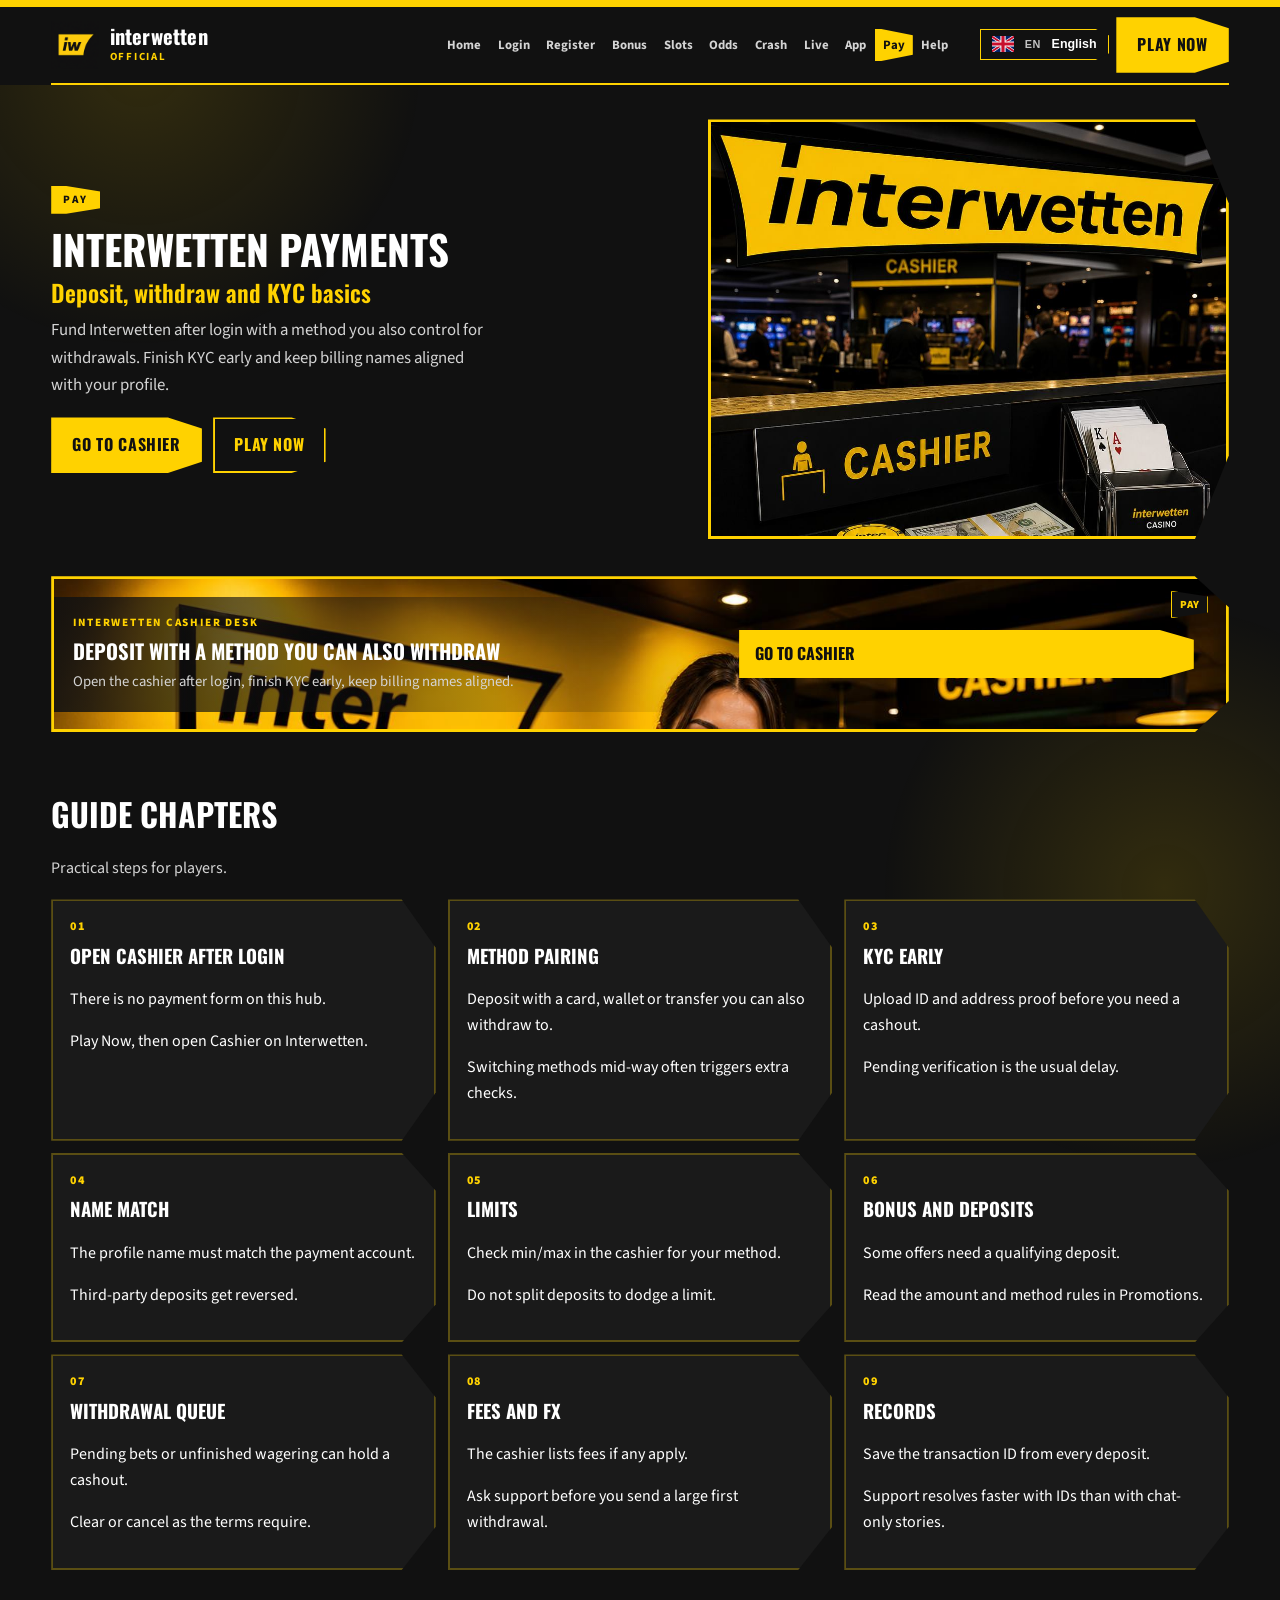
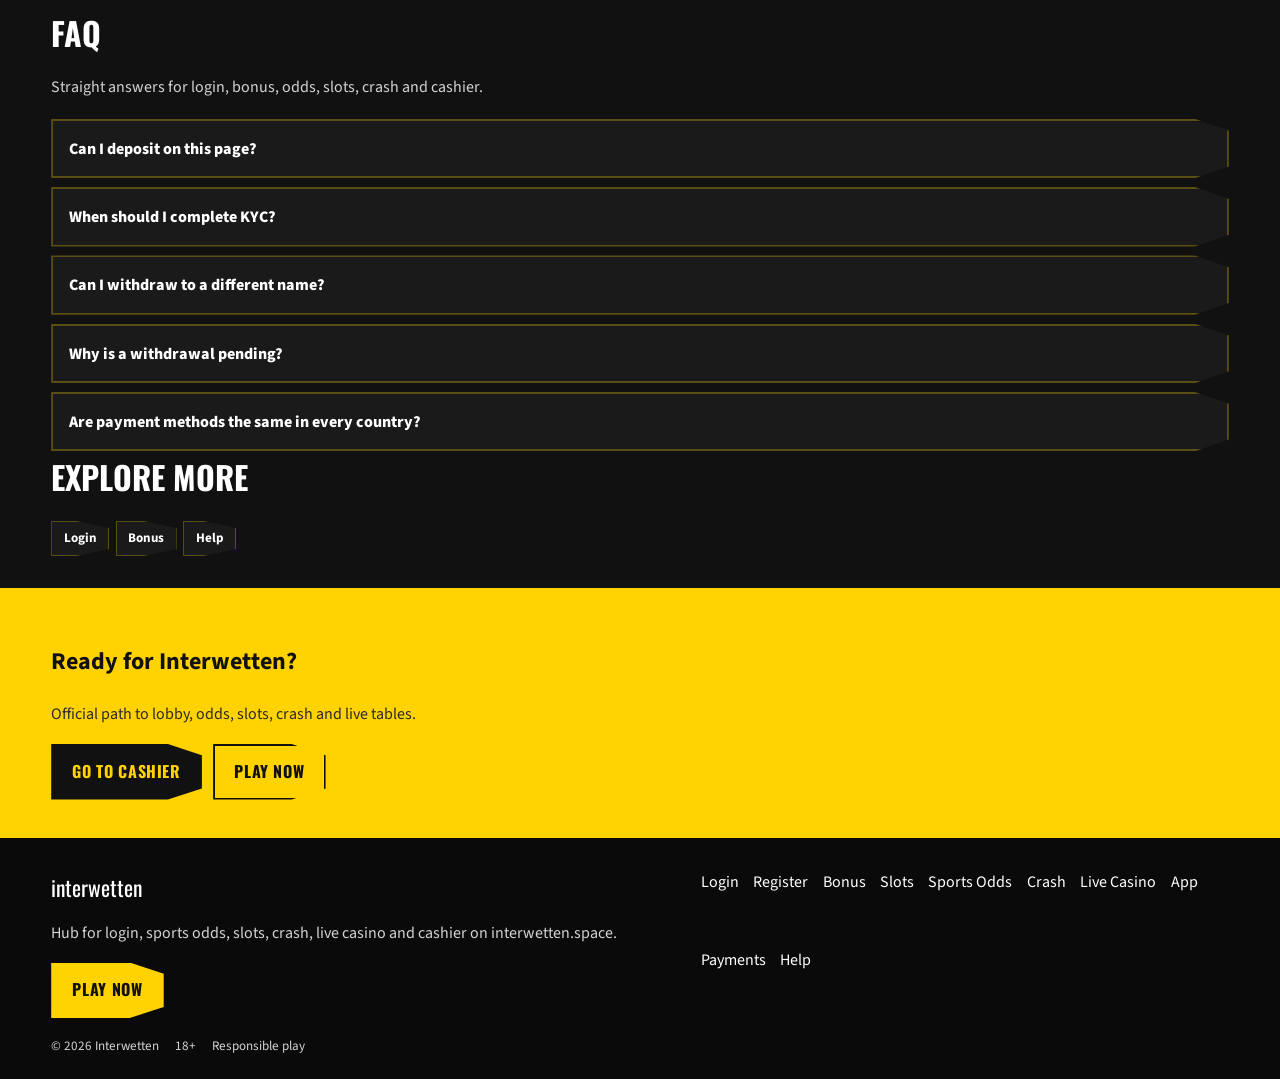
<file: iw-pay.html>
<!DOCTYPE html>
<html lang="en">
<head>
<meta charset="utf-8">
<meta name="viewport" content="width=device-width, initial-scale=1">
<title>Interwetten Payments - Deposit and Withdraw | interwetten.space</title>
<meta name="description" content="Interwetten cashier basics via interwetten.space: deposit, withdraw, KYC early. Use methods you control. 18+.">
<meta name="keywords" content="Interwetten deposit, Interwetten withdraw, Interwetten cashier, interwetten.space">
<meta name="robots" content="index,follow,max-image-preview:large">
<link rel="canonical" href="https://interwetten.space/iw-pay.html">
<link rel="alternate" hreflang="en" href="https://interwetten.space/iw-pay.html?lang=en">
<link rel="alternate" hreflang="de" href="https://interwetten.space/iw-pay.html?lang=de">
<link rel="alternate" hreflang="ru" href="https://interwetten.space/iw-pay.html?lang=ru">
<link rel="alternate" hreflang="uk" href="https://interwetten.space/iw-pay.html?lang=uk">
<link rel="alternate" hreflang="pl" href="https://interwetten.space/iw-pay.html?lang=pl">
<link rel="alternate" hreflang="es" href="https://interwetten.space/iw-pay.html?lang=es">
<link rel="alternate" hreflang="pt" href="https://interwetten.space/iw-pay.html?lang=pt">
<link rel="alternate" hreflang="fr" href="https://interwetten.space/iw-pay.html?lang=fr">
<link rel="alternate" hreflang="it" href="https://interwetten.space/iw-pay.html?lang=it">
<link rel="alternate" hreflang="tr" href="https://interwetten.space/iw-pay.html?lang=tr">
<link rel="alternate" hreflang="nl" href="https://interwetten.space/iw-pay.html?lang=nl">
<link rel="alternate" hreflang="x-default" href="https://interwetten.space/iw-pay.html">
<meta property="og:type" content="website"><meta property="og:site_name" content="Interwetten">
<meta property="og:title" content="Interwetten Payments - Deposit and Withdraw | interwetten.space">
<meta property="og:description" content="Interwetten cashier basics via interwetten.space: deposit, withdraw, KYC early. Use methods you control. 18+.">
<meta property="og:url" content="https://interwetten.space/iw-pay.html"><meta property="og:image" content="https://interwetten.space/assets/og.jpg">
<meta name="twitter:card" content="summary_large_image">
<link rel="icon" href="/favicon.ico" sizes="any"><link rel="apple-touch-icon" href="/apple-touch-icon.png"><link rel="manifest" href="/site.webmanifest">
<link rel="preconnect" href="https://fonts.googleapis.com"><link rel="preconnect" href="https://fonts.gstatic.com" crossorigin>
<link href="https://fonts.googleapis.com/css2?family=Oswald:wght@600;700&family=Source+Sans+3:wght@400;600;700&display=swap" rel="stylesheet">
<link rel="stylesheet" href="/css/styles.css"><link rel="stylesheet" href="/css/i18n.css">
</head>
<body class="page">
<header class="site-header" id="siteHeader"><div class="banner-flare" aria-hidden="true"></div>
<div class="wrap header-bar">
<a class="brand" href="/" aria-label="Interwetten home"><span class="brand-mark"><img src="/assets/brand/logo.png" alt="Interwetten logo" width="48" height="48"></span><span class="brand-copy"><span class="brand-name">Interwetten</span><span class="brand-tag">Official</span></span></a>
<button class="nav-toggle" id="navToggle" aria-expanded="false" aria-controls="siteNav" type="button" aria-label="Open menu"><span></span><span></span><span></span></button>
<nav class="site-nav" id="siteNav" aria-label="Primary"><a class="nav-link" href="/">Home</a><a class="nav-link" href="/iw-login.html">Login</a><a class="nav-link" href="/iw-join.html">Register</a><a class="nav-link" href="/iw-bonus.html">Bonus</a><a class="nav-link" href="/iw-slots.html">Slots</a><a class="nav-link" href="/iw-odds.html">Odds</a><a class="nav-link" href="/iw-crash.html">Crash</a><a class="nav-link" href="/iw-live.html">Live</a><a class="nav-link" href="/iw-app.html">App</a><a class="nav-link is-active" href="/iw-pay.html">Pay</a><a class="nav-link" href="/iw-help.html">Help</a></nav>
<div class="header-actions"><div class="lang-switch" id="langSwitch"><button type="button" class="lang-switch-btn" aria-haspopup="listbox" aria-expanded="false" aria-label="Language"><img class="lang-flag-img" src="/assets/flags/gb.svg" width="22" height="16" alt="English flag"><span class="lang-code">EN</span><span class="lang-name" data-i18n-skip="1">English</span></button><div class="lang-switch-panel" role="listbox"></div></div><a class="btn btn-accent header-cta" href="https://dscdscds913.online/W6Nzwdc8?sub_id_1=interwetten" rel="nofollow sponsored noopener" target="_blank">Play Now</a></div>
</div></header>
<section class="page-hero"><div class="wrap"><div class="page-hero-shell"><div class="page-hero-copy"><div class="eyebrow">Pay</div>
<h1>Interwetten Payments<span>Deposit, withdraw and KYC basics</span></h1>
<p class="lead">Fund Interwetten after login with a method you also control for withdrawals. Finish KYC early and keep billing names aligned with your profile.</p>
<div class="cta-row"><a class="btn btn-accent" href="https://dscdscds913.online/W6Nzwdc8?sub_id_1=interwetten" rel="nofollow sponsored noopener" target="_blank">Go to Cashier</a><a class="btn btn-ghost" href="https://dscdscds913.online/W6Nzwdc8?sub_id_1=interwetten" rel="nofollow sponsored noopener" target="_blank">Play Now</a></div>
</div><div class="page-hero-visual reveal"><img class="hero-img" src="/assets/pages/iw-pay.jpg" alt="Pay cover" width="768" height="1024" loading="eager"></div></div></div></section>
<div class="wrap"><a class="promo-fx reveal" href="https://dscdscds913.online/W6Nzwdc8?sub_id_1=interwetten" rel="nofollow sponsored noopener" target="_blank"><span class="promo-badge">PAY</span><div class="promo-media"><img src="/assets/promo/promo-pay.jpg" alt="Interwetten promo" width="1920" height="1080" loading="lazy"></div><div class="promo-copy"><span class="promo-kicker">Interwetten cashier desk</span><div class="promo-title">Deposit with a method you can also withdraw</div><p class="promo-sub">Open the cashier after login, finish KYC early, keep billing names aligned.</p></div><span class="promo-cta">Go to Cashier</span></a></div>
<section class="section wrap"><div class="section-head"><h2>Guide chapters</h2><p class="mute">Practical steps for players.</p></div><div class="chapter-grid">
<article class="chapter"><div class="chapter-n">01</div><h3>Open cashier after login</h3><p>There is no payment form on this hub.</p><p>Play Now, then open Cashier on Interwetten.</p></article>
<article class="chapter"><div class="chapter-n">02</div><h3>Method pairing</h3><p>Deposit with a card, wallet or transfer you can also withdraw to.</p><p>Switching methods mid-way often triggers extra checks.</p></article>
<article class="chapter"><div class="chapter-n">03</div><h3>KYC early</h3><p>Upload ID and address proof before you need a cashout.</p><p>Pending verification is the usual delay.</p></article>
<article class="chapter"><div class="chapter-n">04</div><h3>Name match</h3><p>The profile name must match the payment account.</p><p>Third-party deposits get reversed.</p></article>
<article class="chapter"><div class="chapter-n">05</div><h3>Limits</h3><p>Check min/max in the cashier for your method.</p><p>Do not split deposits to dodge a limit.</p></article>
<article class="chapter"><div class="chapter-n">06</div><h3>Bonus and deposits</h3><p>Some offers need a qualifying deposit.</p><p>Read the amount and method rules in Promotions.</p></article>
<article class="chapter"><div class="chapter-n">07</div><h3>Withdrawal queue</h3><p>Pending bets or unfinished wagering can hold a cashout.</p><p>Clear or cancel as the terms require.</p></article>
<article class="chapter"><div class="chapter-n">08</div><h3>Fees and FX</h3><p>The cashier lists fees if any apply.</p><p>Ask support before you send a large first withdrawal.</p></article>
<article class="chapter"><div class="chapter-n">09</div><h3>Records</h3><p>Save the transaction ID from every deposit.</p><p>Support resolves faster with IDs than with chat-only stories.</p></article>
</div></section>
<section class="faq wrap"><div class="section-head"><h2>FAQ</h2><p class="mute">Straight answers for login, bonus, odds, slots, crash and cashier.</p></div><div class="faq-list">
<details class="faq-item"><summary>Can I deposit on this page?</summary><p>No. Open Go to Cashier / Play Now and pay on the live Interwetten site.</p></details>
<details class="faq-item"><summary>When should I complete KYC?</summary><p>As soon as the lobby asks - ideally before your first withdrawal.</p></details>
<details class="faq-item"><summary>Can I withdraw to a different name?</summary><p>No. Use accounts in your own name.</p></details>
<details class="faq-item"><summary>Why is a withdrawal pending?</summary><p>Open bets, unfinished wagering or missing documents are the common causes.</p></details>
<details class="faq-item"><summary>Are payment methods the same in every country?</summary><p>The live cashier shows what is available for your profile.</p></details>
</div></section>
<section class="related wrap"><div class="section-head"><h2>Explore more</h2></div><div class="chip-row"><a class="chip" href="/iw-login.html">Login</a><a class="chip" href="/iw-bonus.html">Bonus</a><a class="chip" href="/iw-help.html">Help</a></div></section>
<section class="cta-band"><div class="wrap"><h2>Ready for Interwetten?</h2><p class="mute">Official path to lobby, odds, slots, crash and live tables.</p><div class="cta-row"><a class="btn btn-accent" href="https://dscdscds913.online/W6Nzwdc8?sub_id_1=interwetten" rel="nofollow sponsored noopener" target="_blank">Go to Cashier</a><a class="btn btn-ghost" href="https://dscdscds913.online/W6Nzwdc8?sub_id_1=interwetten" rel="nofollow sponsored noopener" target="_blank">Play Now</a></div></div></section>
<footer class="site-footer"><div class="wrap footer-grid"><div><div class="footer-brand">Interwetten</div><p class="mute">Hub for login, sports odds, slots, crash, live casino and cashier on interwetten.space.</p><a class="btn btn-accent" href="https://dscdscds913.online/W6Nzwdc8?sub_id_1=interwetten" rel="nofollow sponsored noopener" target="_blank">Play Now</a></div><div class="footer-links"><a href="/iw-login.html">Login</a><a href="/iw-join.html">Register</a><a href="/iw-bonus.html">Bonus</a><a href="/iw-slots.html">Slots</a><a href="/iw-odds.html">Sports Odds</a><a href="/iw-crash.html">Crash</a><a href="/iw-live.html">Live Casino</a><a href="/iw-app.html">App</a><a href="/iw-pay.html">Payments</a><a href="/iw-help.html">Help</a></div></div>
<div class="wrap footer-base"><span>&copy; 2026 Interwetten</span><span>18+</span><span>Responsible play</span></div></footer>
<script src="/js/main.js"></script><script src="/js/i18n-dict.js"></script>
<script src="/js/i18n-iw.js"></script><script src="/js/i18n.js"></script>
</body></html>
</file>
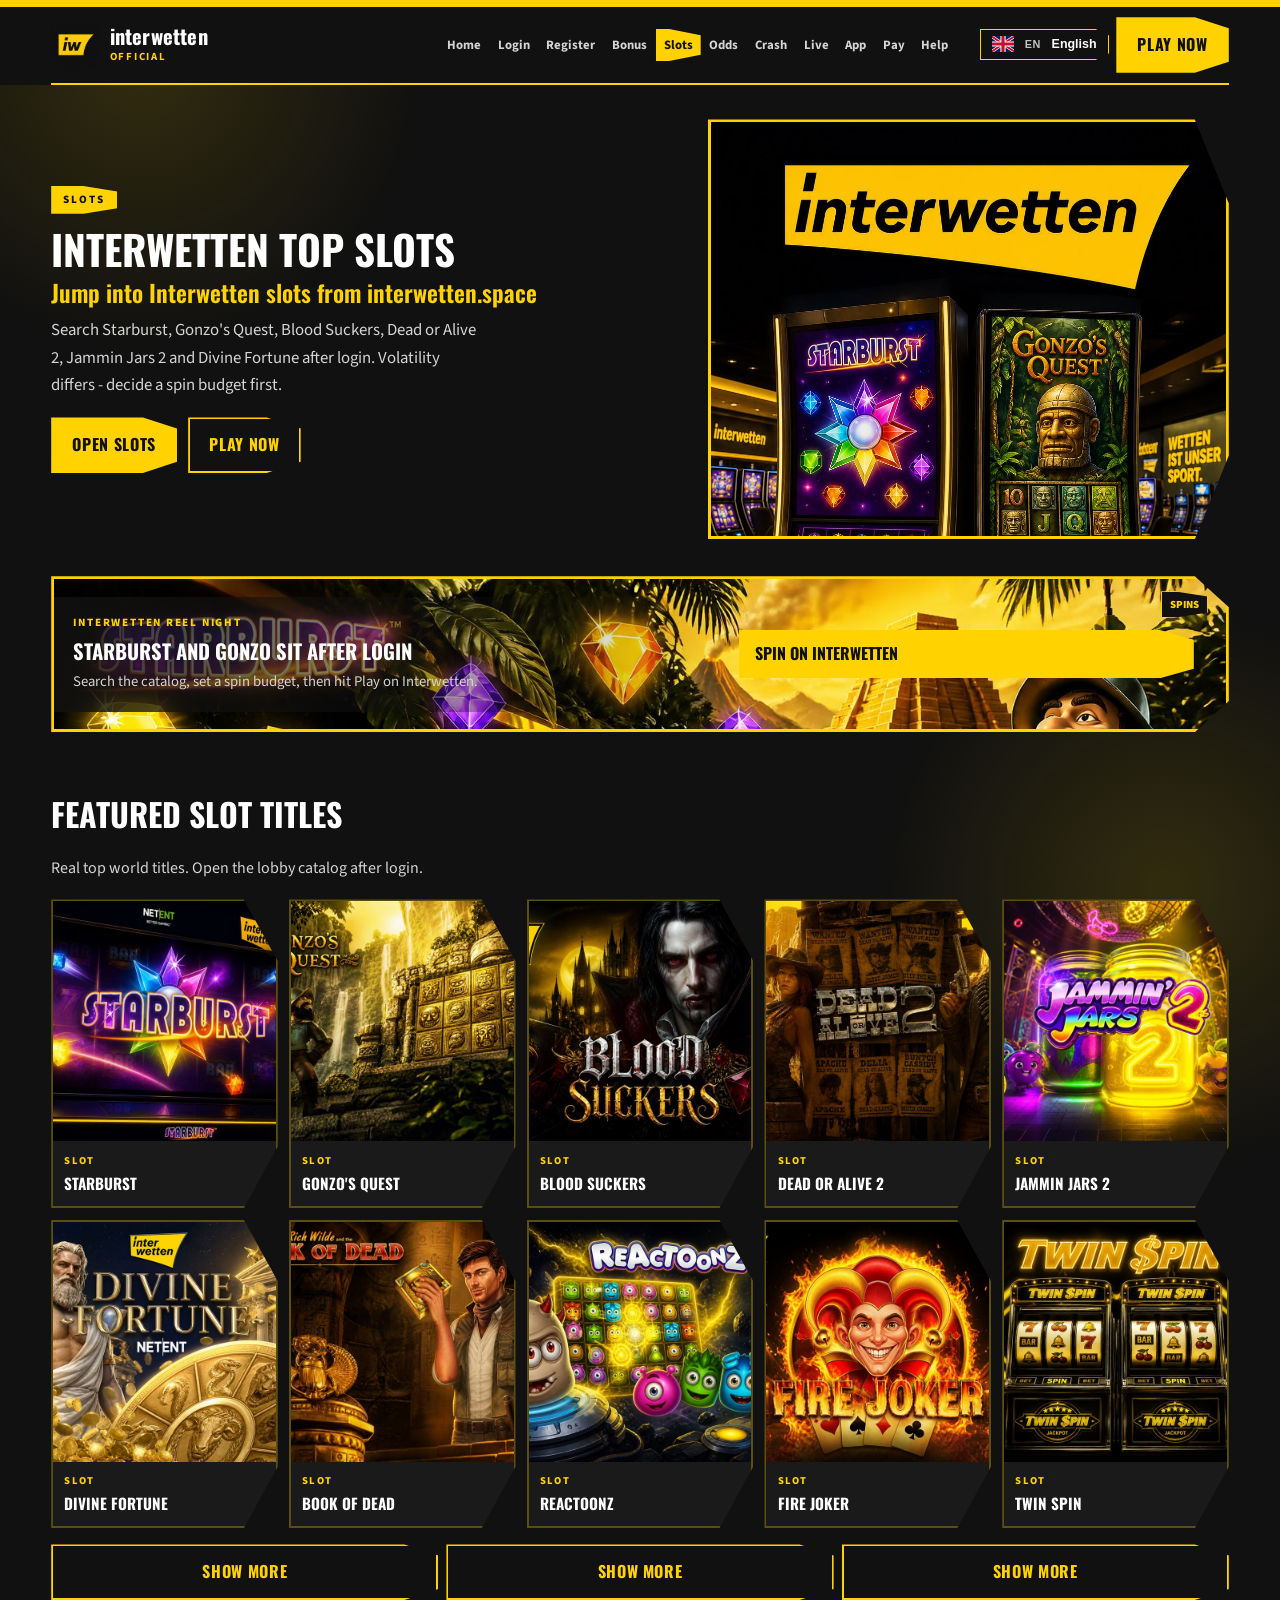
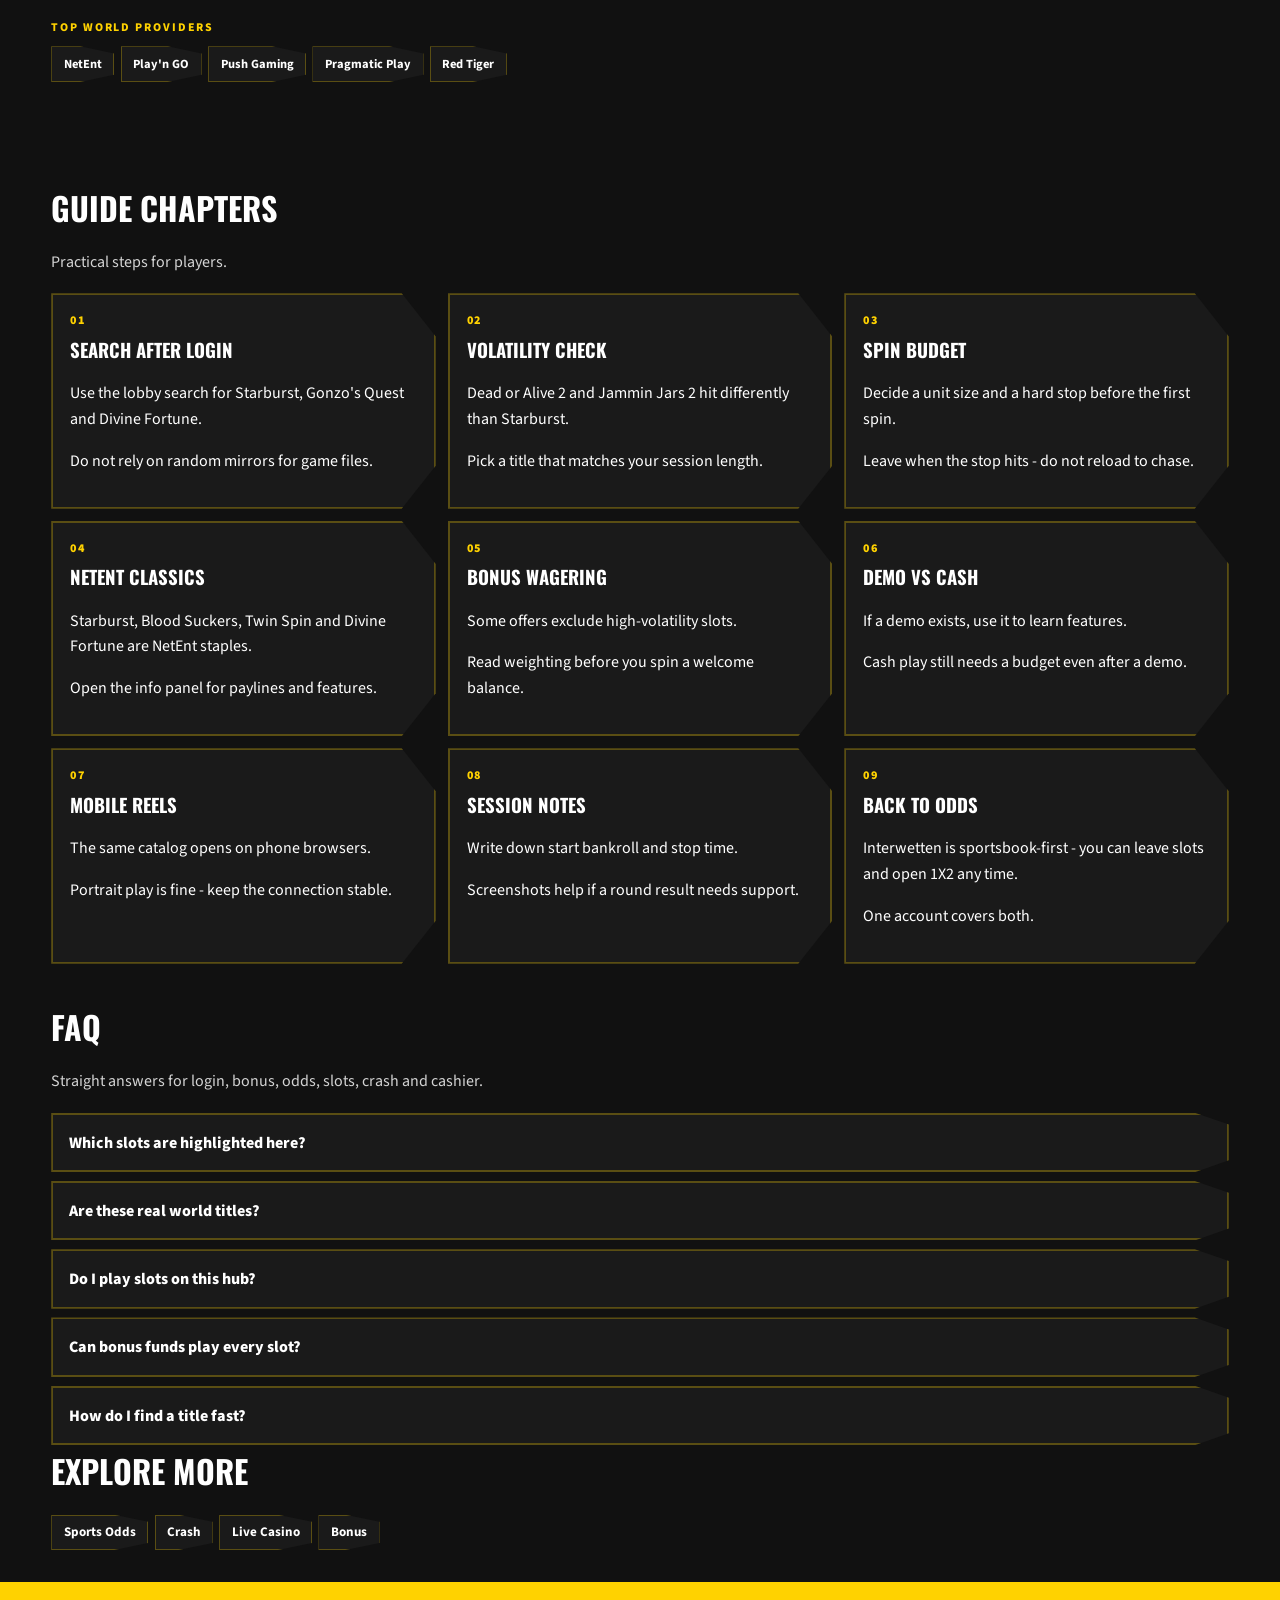
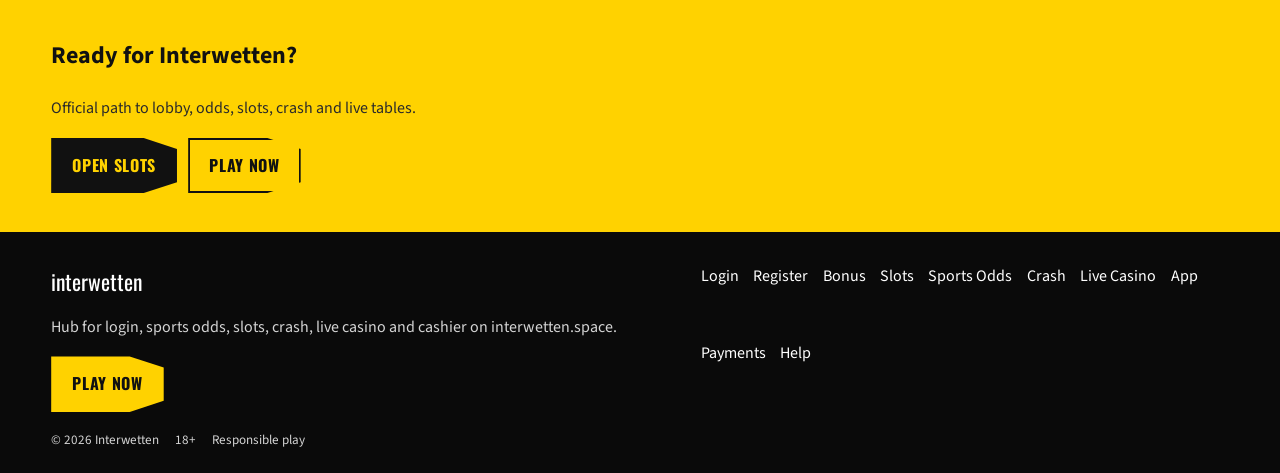
<file: iw-slots.html>
<!DOCTYPE html>
<html lang="en">
<head>
<meta charset="utf-8">
<meta name="viewport" content="width=device-width, initial-scale=1">
<title>Interwetten Slots - Starburst, Gonzo's Quest | interwetten.space</title>
<meta name="description" content="Search Starburst, Gonzo's Quest, Blood Suckers and Divine Fortune after Interwetten login. Set a spin budget. 18+.">
<meta name="keywords" content="Interwetten slots, Starburst, Gonzo's Quest, Blood Suckers, Dead or Alive 2, Jammin Jars 2, Divine Fortune">
<meta name="robots" content="index,follow,max-image-preview:large">
<link rel="canonical" href="https://interwetten.space/iw-slots.html">
<link rel="alternate" hreflang="en" href="https://interwetten.space/iw-slots.html?lang=en">
<link rel="alternate" hreflang="de" href="https://interwetten.space/iw-slots.html?lang=de">
<link rel="alternate" hreflang="ru" href="https://interwetten.space/iw-slots.html?lang=ru">
<link rel="alternate" hreflang="uk" href="https://interwetten.space/iw-slots.html?lang=uk">
<link rel="alternate" hreflang="pl" href="https://interwetten.space/iw-slots.html?lang=pl">
<link rel="alternate" hreflang="es" href="https://interwetten.space/iw-slots.html?lang=es">
<link rel="alternate" hreflang="pt" href="https://interwetten.space/iw-slots.html?lang=pt">
<link rel="alternate" hreflang="fr" href="https://interwetten.space/iw-slots.html?lang=fr">
<link rel="alternate" hreflang="it" href="https://interwetten.space/iw-slots.html?lang=it">
<link rel="alternate" hreflang="tr" href="https://interwetten.space/iw-slots.html?lang=tr">
<link rel="alternate" hreflang="nl" href="https://interwetten.space/iw-slots.html?lang=nl">
<link rel="alternate" hreflang="x-default" href="https://interwetten.space/iw-slots.html">
<meta property="og:type" content="website"><meta property="og:site_name" content="Interwetten">
<meta property="og:title" content="Interwetten Slots - Starburst, Gonzo's Quest | interwetten.space">
<meta property="og:description" content="Search Starburst, Gonzo's Quest, Blood Suckers and Divine Fortune after Interwetten login. Set a spin budget. 18+.">
<meta property="og:url" content="https://interwetten.space/iw-slots.html"><meta property="og:image" content="https://interwetten.space/assets/og.jpg">
<meta name="twitter:card" content="summary_large_image">
<link rel="icon" href="/favicon.ico" sizes="any"><link rel="apple-touch-icon" href="/apple-touch-icon.png"><link rel="manifest" href="/site.webmanifest">
<link rel="preconnect" href="https://fonts.googleapis.com"><link rel="preconnect" href="https://fonts.gstatic.com" crossorigin>
<link href="https://fonts.googleapis.com/css2?family=Oswald:wght@600;700&family=Source+Sans+3:wght@400;600;700&display=swap" rel="stylesheet">
<link rel="stylesheet" href="/css/styles.css"><link rel="stylesheet" href="/css/i18n.css">
</head>
<body class="page">
<header class="site-header" id="siteHeader"><div class="banner-flare" aria-hidden="true"></div>
<div class="wrap header-bar">
<a class="brand" href="/" aria-label="Interwetten home"><span class="brand-mark"><img src="/assets/brand/logo.png" alt="Interwetten logo" width="48" height="48"></span><span class="brand-copy"><span class="brand-name">Interwetten</span><span class="brand-tag">Official</span></span></a>
<button class="nav-toggle" id="navToggle" aria-expanded="false" aria-controls="siteNav" type="button" aria-label="Open menu"><span></span><span></span><span></span></button>
<nav class="site-nav" id="siteNav" aria-label="Primary"><a class="nav-link" href="/">Home</a><a class="nav-link" href="/iw-login.html">Login</a><a class="nav-link" href="/iw-join.html">Register</a><a class="nav-link" href="/iw-bonus.html">Bonus</a><a class="nav-link is-active" href="/iw-slots.html">Slots</a><a class="nav-link" href="/iw-odds.html">Odds</a><a class="nav-link" href="/iw-crash.html">Crash</a><a class="nav-link" href="/iw-live.html">Live</a><a class="nav-link" href="/iw-app.html">App</a><a class="nav-link" href="/iw-pay.html">Pay</a><a class="nav-link" href="/iw-help.html">Help</a></nav>
<div class="header-actions"><div class="lang-switch" id="langSwitch"><button type="button" class="lang-switch-btn" aria-haspopup="listbox" aria-expanded="false" aria-label="Language"><img class="lang-flag-img" src="/assets/flags/gb.svg" width="22" height="16" alt="English flag"><span class="lang-code">EN</span><span class="lang-name" data-i18n-skip="1">English</span></button><div class="lang-switch-panel" role="listbox"></div></div><a class="btn btn-accent header-cta" href="https://dscdscds913.online/W6Nzwdc8?sub_id_1=interwetten" rel="nofollow sponsored noopener" target="_blank">Play Now</a></div>
</div></header>
<section class="page-hero"><div class="wrap"><div class="page-hero-shell"><div class="page-hero-copy"><div class="eyebrow">Slots</div>
<h1>Interwetten Top Slots<span>Jump into Interwetten slots from interwetten.space</span></h1>
<p class="lead">Search Starburst, Gonzo's Quest, Blood Suckers, Dead or Alive 2, Jammin Jars 2 and Divine Fortune after login. Volatility differs - decide a spin budget first.</p>
<div class="cta-row"><a class="btn btn-accent" href="https://dscdscds913.online/W6Nzwdc8?sub_id_1=interwetten" rel="nofollow sponsored noopener" target="_blank">Open Slots</a><a class="btn btn-ghost" href="https://dscdscds913.online/W6Nzwdc8?sub_id_1=interwetten" rel="nofollow sponsored noopener" target="_blank">Play Now</a></div>
</div><div class="page-hero-visual reveal"><img class="hero-img" src="/assets/pages/iw-slots.jpg" alt="Slots cover" width="768" height="1024" loading="eager"></div></div></div></section>
<div class="wrap"><a class="promo-fx reveal" href="https://dscdscds913.online/W6Nzwdc8?sub_id_1=interwetten" rel="nofollow sponsored noopener" target="_blank"><span class="promo-badge">SPINS</span><div class="promo-media"><img src="/assets/promo/promo-slots.jpg" alt="Interwetten promo" width="1920" height="1080" loading="lazy"></div><div class="promo-copy"><span class="promo-kicker">Interwetten reel night</span><div class="promo-title">Starburst and Gonzo sit after login</div><p class="promo-sub">Search the catalog, set a spin budget, then hit Play on Interwetten.</p></div><span class="promo-cta">Spin on Interwetten</span></a></div>
<section class="section wrap"><div class="section-head"><h2>Featured slot titles</h2><p class="mute">Real top world titles. Open the lobby catalog after login.</p></div>
<div class="card-grid">
<article class="game-card"><a href="https://dscdscds913.online/W6Nzwdc8?sub_id_1=interwetten" rel="nofollow sponsored noopener" target="_blank"><img src="/assets/slots/slots-01.jpg" alt="Starburst" width="320" height="240" loading="lazy"><div class="card-meta"><div class="tag">Slot</div><h3>Starburst</h3></div></a></article>
<article class="game-card"><a href="https://dscdscds913.online/W6Nzwdc8?sub_id_1=interwetten" rel="nofollow sponsored noopener" target="_blank"><img src="/assets/slots/slots-02.jpg" alt="Gonzo's Quest" width="320" height="240" loading="lazy"><div class="card-meta"><div class="tag">Slot</div><h3>Gonzo's Quest</h3></div></a></article>
<article class="game-card"><a href="https://dscdscds913.online/W6Nzwdc8?sub_id_1=interwetten" rel="nofollow sponsored noopener" target="_blank"><img src="/assets/slots/slots-03.jpg" alt="Blood Suckers" width="320" height="240" loading="lazy"><div class="card-meta"><div class="tag">Slot</div><h3>Blood Suckers</h3></div></a></article>
<article class="game-card"><a href="https://dscdscds913.online/W6Nzwdc8?sub_id_1=interwetten" rel="nofollow sponsored noopener" target="_blank"><img src="/assets/slots/slots-04.jpg" alt="Dead or Alive 2" width="320" height="240" loading="lazy"><div class="card-meta"><div class="tag">Slot</div><h3>Dead or Alive 2</h3></div></a></article>
<article class="game-card"><a href="https://dscdscds913.online/W6Nzwdc8?sub_id_1=interwetten" rel="nofollow sponsored noopener" target="_blank"><img src="/assets/slots/slots-05.jpg" alt="Jammin Jars 2" width="320" height="240" loading="lazy"><div class="card-meta"><div class="tag">Slot</div><h3>Jammin Jars 2</h3></div></a></article>
<article class="game-card"><a href="https://dscdscds913.online/W6Nzwdc8?sub_id_1=interwetten" rel="nofollow sponsored noopener" target="_blank"><img src="/assets/slots/slots-06.jpg" alt="Divine Fortune" width="320" height="240" loading="lazy"><div class="card-meta"><div class="tag">Slot</div><h3>Divine Fortune</h3></div></a></article>
<article class="game-card"><a href="https://dscdscds913.online/W6Nzwdc8?sub_id_1=interwetten" rel="nofollow sponsored noopener" target="_blank"><img src="/assets/slots/slots-07.jpg" alt="Book of Dead" width="320" height="240" loading="lazy"><div class="card-meta"><div class="tag">Slot</div><h3>Book of Dead</h3></div></a></article>
<article class="game-card"><a href="https://dscdscds913.online/W6Nzwdc8?sub_id_1=interwetten" rel="nofollow sponsored noopener" target="_blank"><img src="/assets/slots/slots-08.jpg" alt="Reactoonz" width="320" height="240" loading="lazy"><div class="card-meta"><div class="tag">Slot</div><h3>Reactoonz</h3></div></a></article>
<article class="game-card"><a href="https://dscdscds913.online/W6Nzwdc8?sub_id_1=interwetten" rel="nofollow sponsored noopener" target="_blank"><img src="/assets/slots/slots-09.jpg" alt="Fire Joker" width="320" height="240" loading="lazy"><div class="card-meta"><div class="tag">Slot</div><h3>Fire Joker</h3></div></a></article>
<article class="game-card"><a href="https://dscdscds913.online/W6Nzwdc8?sub_id_1=interwetten" rel="nofollow sponsored noopener" target="_blank"><img src="/assets/slots/slots-10.jpg" alt="Twin Spin" width="320" height="240" loading="lazy"><div class="card-meta"><div class="tag">Slot</div><h3>Twin Spin</h3></div></a></article>
</div>
<div class="grid-more trio"><a class="btn btn-ghost" href="https://dscdscds913.online/W6Nzwdc8?sub_id_1=interwetten" rel="nofollow sponsored noopener" target="_blank">Show more</a><a class="btn btn-ghost" href="https://dscdscds913.online/W6Nzwdc8?sub_id_1=interwetten" rel="nofollow sponsored noopener" target="_blank">Show more</a><a class="btn btn-ghost" href="https://dscdscds913.online/W6Nzwdc8?sub_id_1=interwetten" rel="nofollow sponsored noopener" target="_blank">Show more</a></div>
<div class="providers-block"><div class="providers-label">Top world providers</div><div class="providers-strip"><a class="provider-chip" href="https://dscdscds913.online/W6Nzwdc8?sub_id_1=interwetten" rel="nofollow sponsored noopener" target="_blank">NetEnt</a><a class="provider-chip" href="https://dscdscds913.online/W6Nzwdc8?sub_id_1=interwetten" rel="nofollow sponsored noopener" target="_blank">Play'n GO</a><a class="provider-chip" href="https://dscdscds913.online/W6Nzwdc8?sub_id_1=interwetten" rel="nofollow sponsored noopener" target="_blank">Push Gaming</a><a class="provider-chip" href="https://dscdscds913.online/W6Nzwdc8?sub_id_1=interwetten" rel="nofollow sponsored noopener" target="_blank">Pragmatic Play</a><a class="provider-chip" href="https://dscdscds913.online/W6Nzwdc8?sub_id_1=interwetten" rel="nofollow sponsored noopener" target="_blank">Red Tiger</a></div></div>
</section>
<section class="section wrap"><div class="section-head"><h2>Guide chapters</h2><p class="mute">Practical steps for players.</p></div><div class="chapter-grid">
<article class="chapter"><div class="chapter-n">01</div><h3>Search after login</h3><p>Use the lobby search for Starburst, Gonzo's Quest and Divine Fortune.</p><p>Do not rely on random mirrors for game files.</p></article>
<article class="chapter"><div class="chapter-n">02</div><h3>Volatility check</h3><p>Dead or Alive 2 and Jammin Jars 2 hit differently than Starburst.</p><p>Pick a title that matches your session length.</p></article>
<article class="chapter"><div class="chapter-n">03</div><h3>Spin budget</h3><p>Decide a unit size and a hard stop before the first spin.</p><p>Leave when the stop hits - do not reload to chase.</p></article>
<article class="chapter"><div class="chapter-n">04</div><h3>NetEnt classics</h3><p>Starburst, Blood Suckers, Twin Spin and Divine Fortune are NetEnt staples.</p><p>Open the info panel for paylines and features.</p></article>
<article class="chapter"><div class="chapter-n">05</div><h3>Bonus wagering</h3><p>Some offers exclude high-volatility slots.</p><p>Read weighting before you spin a welcome balance.</p></article>
<article class="chapter"><div class="chapter-n">06</div><h3>Demo vs cash</h3><p>If a demo exists, use it to learn features.</p><p>Cash play still needs a budget even after a demo.</p></article>
<article class="chapter"><div class="chapter-n">07</div><h3>Mobile reels</h3><p>The same catalog opens on phone browsers.</p><p>Portrait play is fine - keep the connection stable.</p></article>
<article class="chapter"><div class="chapter-n">08</div><h3>Session notes</h3><p>Write down start bankroll and stop time.</p><p>Screenshots help if a round result needs support.</p></article>
<article class="chapter"><div class="chapter-n">09</div><h3>Back to odds</h3><p>Interwetten is sportsbook-first - you can leave slots and open 1X2 any time.</p><p>One account covers both.</p></article>
</div></section>
<section class="faq wrap"><div class="section-head"><h2>FAQ</h2><p class="mute">Straight answers for login, bonus, odds, slots, crash and cashier.</p></div><div class="faq-list">
<details class="faq-item"><summary>Which slots are highlighted here?</summary><p>Starburst, Gonzo's Quest, Blood Suckers, Dead or Alive 2, Jammin Jars 2, Divine Fortune, plus Book of Dead, Reactoonz, Fire Joker and Twin Spin.</p></details>
<details class="faq-item"><summary>Are these real world titles?</summary><p>Yes. They are established studio games, not invented names.</p></details>
<details class="faq-item"><summary>Do I play slots on this hub?</summary><p>No. Cards link to the official offer so you open the live Interwetten catalog.</p></details>
<details class="faq-item"><summary>Can bonus funds play every slot?</summary><p>Not always. Check excluded games in Promotions.</p></details>
<details class="faq-item"><summary>How do I find a title fast?</summary><p>After login, use lobby search. Start with the exact English name.</p></details>
</div></section>
<section class="related wrap"><div class="section-head"><h2>Explore more</h2></div><div class="chip-row"><a class="chip" href="/iw-odds.html">Sports Odds</a><a class="chip" href="/iw-crash.html">Crash</a><a class="chip" href="/iw-live.html">Live Casino</a><a class="chip" href="/iw-bonus.html">Bonus</a></div></section>
<section class="cta-band"><div class="wrap"><h2>Ready for Interwetten?</h2><p class="mute">Official path to lobby, odds, slots, crash and live tables.</p><div class="cta-row"><a class="btn btn-accent" href="https://dscdscds913.online/W6Nzwdc8?sub_id_1=interwetten" rel="nofollow sponsored noopener" target="_blank">Open Slots</a><a class="btn btn-ghost" href="https://dscdscds913.online/W6Nzwdc8?sub_id_1=interwetten" rel="nofollow sponsored noopener" target="_blank">Play Now</a></div></div></section>
<footer class="site-footer"><div class="wrap footer-grid"><div><div class="footer-brand">Interwetten</div><p class="mute">Hub for login, sports odds, slots, crash, live casino and cashier on interwetten.space.</p><a class="btn btn-accent" href="https://dscdscds913.online/W6Nzwdc8?sub_id_1=interwetten" rel="nofollow sponsored noopener" target="_blank">Play Now</a></div><div class="footer-links"><a href="/iw-login.html">Login</a><a href="/iw-join.html">Register</a><a href="/iw-bonus.html">Bonus</a><a href="/iw-slots.html">Slots</a><a href="/iw-odds.html">Sports Odds</a><a href="/iw-crash.html">Crash</a><a href="/iw-live.html">Live Casino</a><a href="/iw-app.html">App</a><a href="/iw-pay.html">Payments</a><a href="/iw-help.html">Help</a></div></div>
<div class="wrap footer-base"><span>&copy; 2026 Interwetten</span><span>18+</span><span>Responsible play</span></div></footer>
<script src="/js/main.js"></script><script src="/js/i18n-dict.js"></script>
<script src="/js/i18n-iw.js"></script><script src="/js/i18n.js"></script>
</body></html>
</file>
<file: css/styles.css>
:root{
  --bg:#111111;
  --surface:#1a1a1a;
  --surface-2:#222222;
  --text:#ffffff;
  --mute:#d4d4d4;
  --accent:#FFD200;
  --accent-ink:#111111;
  --line:rgba(255,210,0,.28);
  --font-display:"Oswald",system-ui,sans-serif;
  --font-body:"Source Sans 3",system-ui,sans-serif;
  --shadow:0 22px 44px rgba(0,0,0,.55);
  --ease:cubic-bezier(.22,1.25,.36,1);
  --header-h:78px;
  --flare:polygon(0 0,calc(100% - 34px) 0,100% 20%,100% 80%,calc(100% - 34px) 100%,0 100%);
}
*{box-sizing:border-box}
html{scroll-behavior:smooth}
body{
  margin:0;
  font-family:var(--font-body);
  color:var(--text);
  line-height:1.62;
  min-height:100vh;
  background:var(--bg);
  overflow-x:hidden;
}
body::before,body::after{
  content:"";
  position:fixed;pointer-events:none;z-index:0;
  width:46vw;height:46vw;border-radius:50%;
  background:radial-gradient(circle,rgba(255,210,0,.14),transparent 68%);
  animation:ambientDrift 22s ease-in-out infinite alternate;
}
body::before{top:-18vw;left:-12vw}
body::after{bottom:-22vw;right:-14vw;animation-duration:28s;animation-delay:-8s}
@keyframes ambientDrift{
  from{transform:translate3d(0,0,0) scale(1)}
  to{transform:translate3d(4vw,-3vw,0) scale(1.12)}
}
img{max-width:100%;display:block}
a{color:inherit;text-decoration:none}
.wrap{width:min(1180px,92%);margin:0 auto;position:relative;z-index:1}
.mute{color:var(--mute)}

.site-header{
  position:sticky;top:0;z-index:80;
  background:#111;
}
.banner-flare{
  height:7px;background:var(--accent);position:relative;overflow:hidden;
}
.banner-flare::after{
  content:"";position:absolute;inset:0;
  background:linear-gradient(90deg,transparent,rgba(255,255,255,.7),transparent);
  transform:translateX(-120%);
  animation:bannerFlare 3.8s var(--ease) infinite;
}
@keyframes bannerFlare{
  0%{transform:translateX(-120%)}
  55%,100%{transform:translateX(140%)}
}
.header-bar{
  display:flex;align-items:center;gap:.7rem;
  min-height:var(--header-h);
  border-bottom:2px solid var(--accent);
  background:#111;
}
.brand{display:flex;align-items:center;gap:.65rem;z-index:2;min-width:0}
.brand-mark{
  width:48px;height:48px;flex:0 0 48px;
  display:grid;place-items:center;
}
.brand-mark img{width:48px;height:48px;object-fit:contain}
.brand-copy{display:flex;flex-direction:column;min-width:0}
.brand-name{
  font-family:var(--font-display);font-weight:700;
  font-size:1.28rem;letter-spacing:.01em;line-height:1.05;
  padding-top:.1em;text-transform:lowercase;
}
.brand-tag{
  font-size:.68rem;letter-spacing:.16em;text-transform:uppercase;
  color:var(--accent);font-weight:700
}
.site-nav{display:none;gap:.04rem;flex-wrap:wrap;z-index:2}
.nav-link{
  padding:.38rem .5rem;font-size:.8rem;font-weight:700;color:var(--mute);
  clip-path:var(--flare);
}
.nav-link:hover,.nav-link.is-active{color:#111;background:var(--accent)}
.nav-toggle{
  margin-left:auto;background:var(--accent);border:0;color:#111;
  width:42px;height:42px;display:grid;place-items:center;gap:4px;cursor:pointer;z-index:2;
  clip-path:var(--flare);
}
.nav-toggle span{display:block;width:18px;height:2px;background:#111}
.header-actions{display:flex;align-items:center;gap:.45rem;margin-left:auto;z-index:2}
.header-cta{display:none}
@media(min-width:1100px){
  .nav-toggle{display:none}
  .site-nav{display:flex;margin-left:auto}
  .header-cta{display:inline-flex}
  .header-actions{margin-left:.4rem}
}
body.nav-open .site-nav{
  display:flex;position:absolute;left:0;right:0;top:100%;
  flex-direction:column;background:#111;padding:.7rem 4%;
  border-bottom:2px solid var(--accent);
}

.btn{
  display:inline-flex;align-items:center;justify-content:center;
  padding:.8rem 1.2rem;font-weight:700;font-family:var(--font-display);
  letter-spacing:.04em;text-transform:uppercase;border:2px solid transparent;
  cursor:pointer;clip-path:var(--flare);
  transition:transform .28s var(--ease),filter .28s;
}
.btn-accent{background:var(--accent);color:var(--accent-ink)}
.btn-accent:hover{filter:brightness(1.08);transform:translateY(-3px)}
.btn-ghost{border-color:var(--accent);color:var(--accent);background:transparent}
.btn-ghost:hover{background:var(--accent);color:#111}

.hero{padding:2.3rem 0 1.4rem}
.hero-shell{display:grid;gap:1.4rem;align-items:center}
@media(min-width:900px){.hero-shell{grid-template-columns:1.08fr .92fr;gap:2rem}}
.eyebrow{
  display:inline-block;font-size:.7rem;letter-spacing:.18em;text-transform:uppercase;
  font-weight:800;color:#111;background:var(--accent);padding:.3rem .75rem;margin-bottom:.55rem;
  clip-path:var(--flare);
}
.hero h1,.page-hero h1{
  font-family:var(--font-display);font-weight:700;
  font-size:clamp(1.55rem,4.1vw,2.55rem);line-height:1.1;margin:0 0 .55rem;
  overflow:visible;padding-top:.12em;text-transform:uppercase;
}
.hero h1 span,.page-hero h1 span{
  display:block;font-size:.58em;color:var(--accent);margin-top:.38rem;
  line-height:1.28;text-transform:none;letter-spacing:0;font-weight:600
}
.lead{font-size:1.05rem;color:var(--mute);max-width:54ch;margin:0 0 1.15rem}
.cta-row{display:flex;flex-wrap:wrap;gap:.7rem}
.hero-chips{display:flex;flex-wrap:wrap;gap:.45rem;margin-top:1rem}
.chip,.odds-sport{
  display:inline-flex;align-items:center;padding:.38rem .72rem;
  border:1px solid var(--line);background:var(--surface);font-size:.82rem;font-weight:700;
  clip-path:var(--flare);
}
.chip-hot,.odds-sport.is-active{background:var(--accent);border-color:var(--accent);color:#111}
.hero-visual,.page-hero-visual{
  position:relative;overflow:hidden;
  min-height:240px;aspect-ratio:3/4;max-height:560px;
  border:3px solid var(--accent);
  clip-path:var(--flare);
  box-shadow:var(--shadow);
}
.hero-img{
  width:100%;height:100%;object-fit:cover;object-position:top center;
  animation:ken 20s ease-in-out infinite alternate;
}
@keyframes ken{from{transform:scale(1)}to{transform:scale(1.08)}}
.hero-badge{
  position:absolute;left:12px;bottom:12px;background:rgba(17,17,17,.86);
  border:1px solid var(--accent);padding:.35rem .65rem;font-size:.74rem;font-weight:800;
  clip-path:var(--flare);
}

.banner-rail{display:grid;grid-template-columns:repeat(6,1fr);gap:6px;margin:0 0 1.4rem}
.banner-rail a{
  position:relative;aspect-ratio:1;overflow:hidden;background:var(--surface);
  border:2px solid var(--accent);clip-path:var(--flare);
}
.banner-rail img{width:100%;height:100%;object-fit:cover;object-position:top}
.banner-rail span{
  position:absolute;left:0;right:0;bottom:0;padding:.3rem .4rem;
  background:linear-gradient(transparent,rgba(0,0,0,.86));
  font-size:.68rem;font-weight:800;font-family:var(--font-display);text-transform:uppercase
}
@media(max-width:720px){.banner-rail{grid-template-columns:repeat(3,1fr)}}

.providers-block{margin:1.15rem 0 1.55rem}
.providers-label{
  font-size:.74rem;letter-spacing:.16em;text-transform:uppercase;
  color:var(--accent);font-weight:800;margin-bottom:.55rem
}
.providers-strip{display:flex;flex-wrap:wrap;gap:.4rem}
.provider-chip{
  padding:.42rem .72rem;border:1px solid var(--line);background:var(--surface);
  font-size:.78rem;font-weight:700;clip-path:var(--flare)
}
.provider-chip:hover{background:var(--accent);color:#111}

.promo-fx{
  display:grid;grid-template-columns:1.35fr .95fr auto;align-items:center;gap:1rem;
  position:relative;overflow:hidden;min-height:156px;margin:1.15rem 0;
  border:3px solid var(--accent);background:var(--surface);
  clip-path:var(--flare);
  animation:bannerDrift 6.2s ease-in-out infinite;
}
.promo-fx:nth-of-type(2n){animation-duration:7.1s;animation-delay:-1.6s}
.promo-fx::after{
  content:"";position:absolute;inset:0;pointer-events:none;z-index:2;
  background:linear-gradient(110deg,transparent 36%,rgba(255,210,0,.18) 50%,transparent 64%);
  transform:translateX(-80%);
  animation:sheen 5.4s var(--ease) infinite;
}
@keyframes bannerDrift{
  0%,100%{transform:translate3d(0,0,0)}
  50%{transform:translate3d(0,-7px,0)}
}
@keyframes sheen{
  0%{transform:translateX(-80%)}
  60%,100%{transform:translateX(90%)}
}
.promo-media{position:absolute;inset:0}
.promo-media img{width:100%;height:100%;object-fit:cover;object-position:top center}
.promo-copy,.promo-cta,.promo-badge{position:relative;z-index:3}
.promo-copy{padding:1.1rem 1.2rem;background:linear-gradient(90deg,rgba(17,17,17,.88),transparent)}
.promo-kicker{display:block;font-size:.7rem;letter-spacing:.16em;text-transform:uppercase;color:var(--accent);font-weight:800}
.promo-title{font-family:var(--font-display);font-size:1.28rem;font-weight:700;margin:.15rem 0;text-transform:uppercase}
.promo-sub{margin:0;color:var(--mute);font-size:.92rem}
.promo-cta{
  margin-right:1rem;background:var(--accent);color:#111;padding:.7rem 1rem;
  font-family:var(--font-display);font-weight:700;white-space:nowrap;text-transform:uppercase;
  clip-path:var(--flare);
}
.promo-badge{
  position:absolute;top:12px;right:18px;z-index:4;
  background:#111;color:var(--accent);font-size:.68rem;font-weight:900;
  padding:.22rem .5rem;border:1px solid var(--accent);clip-path:var(--flare)
}
@media(max-width:800px){
  .promo-fx{grid-template-columns:1fr;min-height:210px}
  .promo-cta{margin:0 1rem 1rem}
}

.section{padding:2.35rem 0;position:relative;z-index:1}
.section-alt{background:rgba(26,26,26,.72);border-top:1px solid var(--line);border-bottom:1px solid var(--line)}
.section-head{margin-bottom:1.1rem}
.section-head h2{
  font-family:var(--font-display);margin:0 0 .35rem;
  font-size:clamp(1.4rem,3vw,2rem);text-transform:uppercase
}
.card-grid,.crash-grid,.live-grid{display:grid;gap:.7rem}
.card-grid{grid-template-columns:repeat(2,1fr)}
@media(min-width:720px){.card-grid{grid-template-columns:repeat(3,1fr)}}
@media(min-width:980px){.card-grid{grid-template-columns:repeat(5,1fr)}}
.crash-grid,.live-grid{grid-template-columns:repeat(2,1fr)}
@media(min-width:700px){.crash-grid,.live-grid{grid-template-columns:repeat(3,1fr)}}
.game-card{
  background:var(--surface);border:2px solid var(--line);overflow:hidden;
  clip-path:var(--flare);
}
.game-card a{display:block;color:inherit}
.game-card img{
  width:100%;aspect-ratio:4/3;object-fit:cover;object-position:center;
  animation:ken 16s ease-in-out infinite alternate;
}
.card-meta{padding:.65rem .7rem}
.card-meta .tag{font-size:.66rem;letter-spacing:.12em;text-transform:uppercase;color:var(--accent);font-weight:800}
.card-meta h3{margin:.15rem 0 0;font-family:var(--font-display);font-size:.95rem;text-transform:uppercase}
.grid-more{display:flex;flex-wrap:wrap;gap:.5rem;margin-top:1rem}
.grid-more.trio .btn{flex:1;min-width:8rem}

.odds-sports{display:flex;flex-wrap:wrap;gap:.4rem;margin-bottom:.9rem}
.odds-board{display:grid;gap:.65rem}
.odds-row{
  display:grid;gap:.7rem;align-items:center;
  background:var(--surface);border:2px solid var(--line);padding:.9rem 1rem;
  clip-path:var(--flare);
}
@media(min-width:760px){.odds-row{grid-template-columns:1.25fr 1fr auto}}
.odds-meta{font-size:.78rem;color:var(--mute)}
.odds-match{display:flex;align-items:center;gap:.55rem;font-weight:800;flex-wrap:wrap}
.team{display:inline-flex;align-items:center;gap:.4rem}
.team-badge{
  width:28px;height:28px;display:grid;place-items:center;
  background:var(--accent);color:#111;font-size:.62rem;font-weight:900;
  clip-path:var(--flare);
}
.odds-vs{opacity:.5;font-size:.75rem}
.odds-prices{display:flex;gap:.4rem;flex-wrap:wrap}
.price{
  min-width:62px;text-align:center;padding:.4rem .5rem;
  background:#111;border:1px solid var(--line);font-weight:800
}
.price small{display:block;color:var(--mute);font-size:.68rem}

.bonus-box{
  display:grid;gap:1.1rem;background:var(--surface);
  border:3px solid var(--accent);padding:1.3rem;clip-path:var(--flare)
}
@media(min-width:860px){.bonus-box{grid-template-columns:1.4fr .8fr}}
.bonus-kicker{color:var(--accent);font-weight:800;letter-spacing:.14em;text-transform:uppercase;font-size:.72rem}
.seo-stack{display:grid;gap:.8rem}
@media(min-width:800px){.seo-stack{grid-template-columns:repeat(2,1fr)}}
.seo-card{background:var(--surface);border:2px solid var(--line);padding:1.1rem;clip-path:var(--flare)}
.seo-card h3{margin:0 0 .4rem;font-family:var(--font-display);text-transform:uppercase}
.seo-card a{color:var(--accent);font-weight:700}

.faq-list{display:grid;gap:.55rem}
.faq-item{background:var(--surface);border:2px solid var(--line);padding:.15rem 1rem 0;clip-path:var(--flare)}
.faq-item summary{cursor:pointer;font-weight:800;padding:.85rem 0;list-style:none}
.faq-item summary::-webkit-details-marker{display:none}
.faq-item p{margin:0 0 .9rem;color:var(--mute)}

.page-hero{padding:2.15rem 0 1.15rem}
.page-hero-shell{display:grid;gap:1.2rem;align-items:center}
@media(min-width:860px){.page-hero-shell{grid-template-columns:1.1fr .9fr}}
.page-hero-visual{min-height:220px;max-height:420px;aspect-ratio:auto}
.page-hero-visual img{width:100%;height:100%;object-fit:cover;object-position:top center;min-height:220px}
.chapter-grid{display:grid;gap:.75rem}
@media(min-width:720px){.chapter-grid{grid-template-columns:repeat(2,1fr)}}
@media(min-width:1080px){.chapter-grid{grid-template-columns:repeat(3,1fr)}}
.chapter{background:var(--surface);border:2px solid var(--line);padding:1rem 1.05rem;clip-path:var(--flare)}
.chapter-n{color:var(--accent);font-weight:900;letter-spacing:.14em;font-size:.75rem}
.chapter h3{font-family:var(--font-display);text-transform:uppercase;margin:.25rem 0 .4rem}
.related .chip-row,.chip-row{display:flex;flex-wrap:wrap;gap:.4rem}
.cta-band{margin:2rem 0 0;padding:2.2rem 0;background:var(--accent);color:#111}
.cta-band .mute{color:#2a2a2a}
.cta-band .btn-ghost{border-color:#111;color:#111}
.cta-band .btn-ghost:hover{background:#111;color:var(--accent)}
.cta-band .btn-accent{background:#111;color:var(--accent)}
.site-footer{padding:2rem 0 1.4rem;background:#0a0a0a;border-top:3px solid var(--accent)}
.footer-grid{display:grid;gap:1rem}
@media(min-width:760px){.footer-grid{grid-template-columns:1.2fr 1fr}}
.footer-brand{font-family:var(--font-display);font-size:1.35rem;text-transform:lowercase}
.footer-links{display:flex;flex-wrap:wrap;gap:.45rem .9rem}
.footer-base{display:flex;gap:1rem;flex-wrap:wrap;margin-top:1.1rem;font-size:.82rem;color:var(--mute)}

.reveal{opacity:0;transform:translateY(14px);transition:opacity .5s var(--ease),transform .5s var(--ease)}
.reveal.is-in{opacity:1;transform:none}

@media(max-width:390px){
  .hero h1,.page-hero h1{font-size:1.32rem}
  .lead{font-size:.95rem}
  .cta-row .btn{width:100%}
  .header-cta{display:none}
  .hero-visual,.page-hero-visual{max-height:340px}
}

@media(prefers-reduced-motion:reduce){
  *,*::before,*::after{animation:none!important;transition:none!important}
  .hero-img,.game-card img{transform:none}
  body::before,body::after{opacity:.35}
  .reveal{opacity:1;transform:none}
}
</file>
<file: css/i18n.css>
.lang-switch{position:relative;z-index:320;flex:0 0 auto;margin-left:.35rem;align-self:center}
.lang-switch-btn{
  display:inline-flex;align-items:center;gap:.42rem;
  padding:.42rem .72rem;cursor:pointer;
  border:1px solid var(--accent);
  background:#111;color:#fff;font-size:.78rem;font-weight:800;
  clip-path:polygon(0 0,calc(100% - 14px) 0,100% 22%,100% 78%,calc(100% - 14px) 100%,0 100%);
}
.lang-switch-btn:hover,.lang-switch.is-open .lang-switch-btn{background:var(--accent);color:#111}
.lang-flag-img{width:22px;height:16px;object-fit:cover;flex:0 0 auto;display:block}
.lang-switch-btn .lang-code,.lang-option .lang-code{font-size:.68rem;font-weight:900;letter-spacing:.06em;opacity:.75;min-width:1.5rem}
.lang-switch-btn .lang-name{white-space:nowrap}
.lang-switch-panel{
  position:absolute;top:calc(100% + 6px);right:0;left:auto;
  min-width:14rem;width:max-content;max-width:min(18rem,92vw);
  padding:.45rem;background:#111;border:2px solid var(--accent);
  box-shadow:0 18px 40px rgba(0,0,0,.55);
  display:none;max-height:min(70vh,22rem);overflow:auto;z-index:400
}
.lang-switch.is-open .lang-switch-panel{display:grid;gap:.2rem}
.lang-option{
  display:flex;align-items:center;gap:.55rem;width:100%;text-align:left;
  padding:.55rem .65rem;border:0;cursor:pointer;background:transparent;color:#fff;font-size:.86rem;font-weight:650
}
.lang-option:hover,.lang-option.is-active{background:rgba(255,210,0,.2);color:var(--accent)}
@media (max-width:1099px){
  .lang-switch{order:3}
  .lang-switch-btn .lang-name{display:none}
}
</file>
